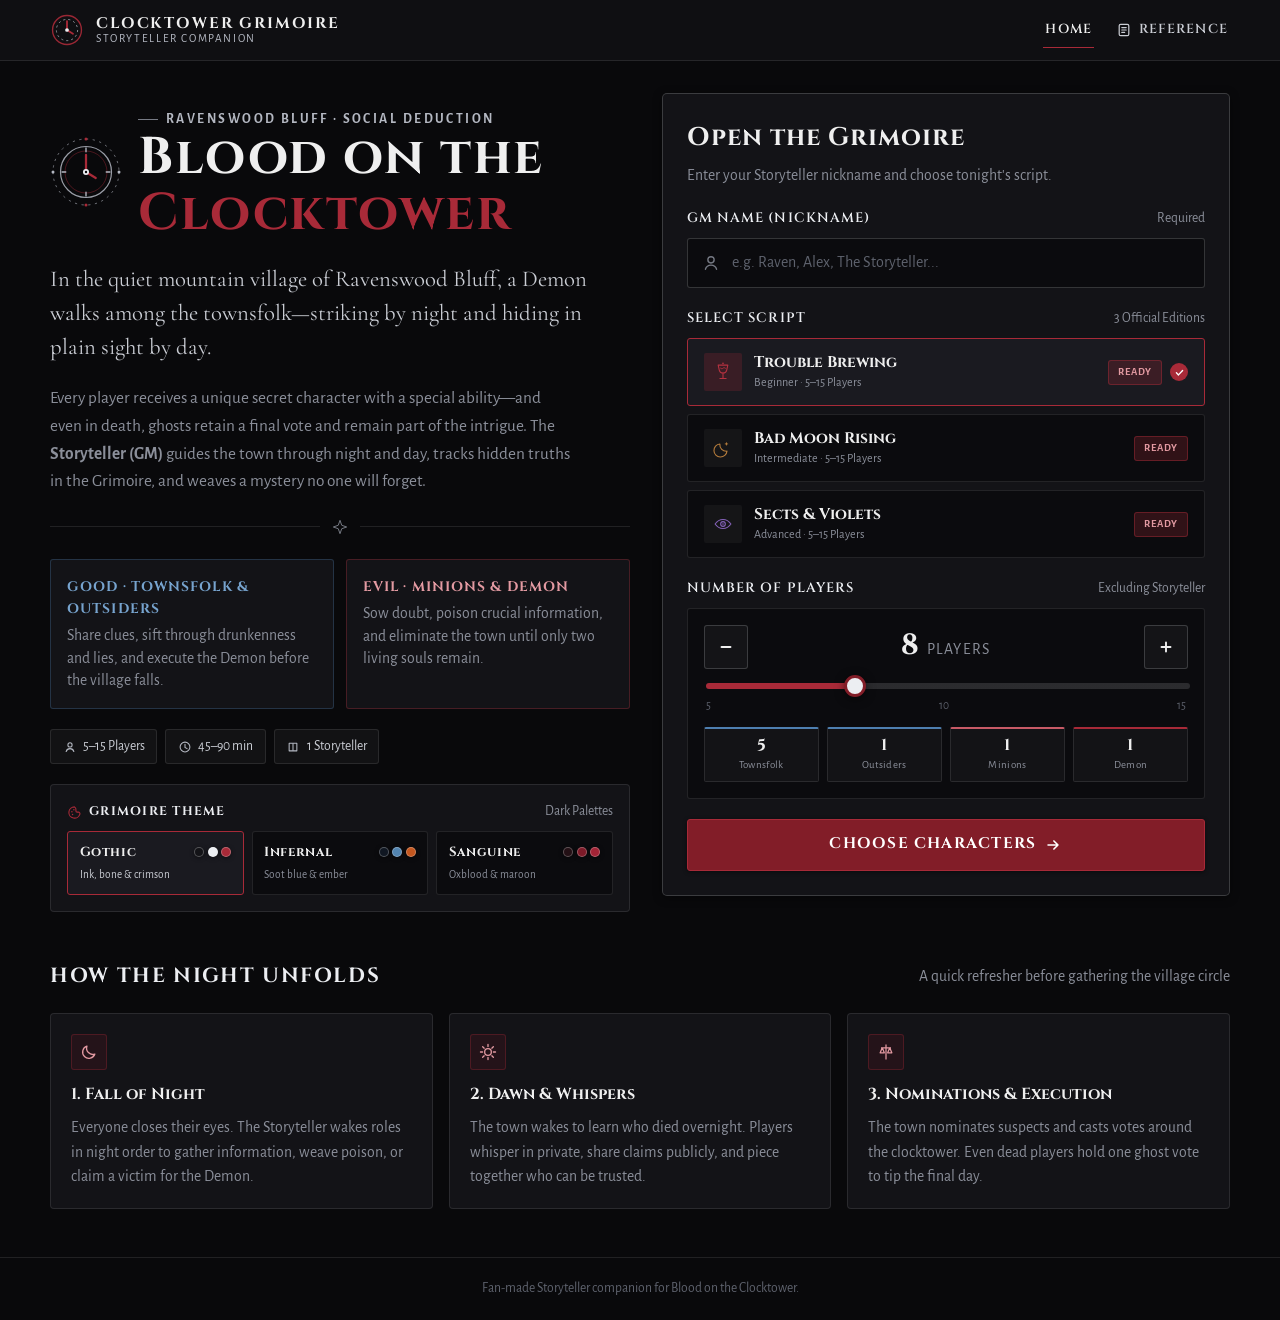
<file: index.html>
<!DOCTYPE html>
<html lang="en">

<head>
  <meta charset="UTF-8" />
  <meta name="viewport" content="width=device-width, initial-scale=1.0" />
  <meta name="description" content="Blood on the Clocktower Storyteller companion & digital Grimoire." />
  <meta name="theme-color" content="#09090b" />
  <title>Blood on the Clocktower — Storyteller Grimoire</title>

  <!-- Inline Clocktower Favicon -->
  <link rel="icon" type="image/svg+xml"
    href="data:image/svg+xml,%3Csvg width='64' height='64' viewBox='0 0 40 40' fill='none' xmlns='http://www.w3.org/2000/svg'%3E%3Ccircle cx='20' cy='20' r='17' fill='%2313080b' stroke='%23a32436' stroke-width='1.6' opacity='0.9' /%3E%3Ccircle cx='20' cy='20' r='12.5' stroke='%23e8c5ca' stroke-width='1' stroke-dasharray='2.5 3.5' opacity='0.85' /%3E%3Cpath d='M20 9.5V20l7 4.5' stroke='%23a32436' stroke-width='2.2' stroke-linecap='round' stroke-linejoin='round' /%3E%3Ccircle cx='20' cy='20' r='2.2' fill='%23e8c5ca' /%3E%3C/svg%3E" />

  <!-- Typography -->
  <link rel="preconnect" href="https://fonts.googleapis.com" />
  <link rel="preconnect" href="https://fonts.gstatic.com" crossorigin />
  <link
    href="https://fonts.googleapis.com/css2?family=Alegreya+Sans:ital,wght@0,400;0,500;0,700;1,400&family=Cinzel:wght@600;700&family=Cormorant+Garamond:ital,wght@0,400;0,600;1,400&display=swap"
    rel="stylesheet" />

  <!-- Apply Saved Theme Before Paint -->
  <script src="./js/theme.js"></script>

  <!-- Stylesheets (Relative paths for GitHub Pages) -->
  <link rel="stylesheet" href="./css/tokens.css" />
  <link rel="stylesheet" href="./css/styles.css" />
</head>

<body>
  <div class="app-shell">
    <!-- Sticky Atmospheric Header -->
    <header class="site-header">
      <div class="header-inner">
        <a class="brand" href="./index.html" aria-label="Blood on the Clocktower Grimoire Home">
          <svg class="brand-mark" viewBox="0 0 40 40" fill="none" aria-hidden="true">
            <circle cx="20" cy="20" r="17" stroke="currentColor" stroke-width="1.6" opacity="0.9" />
            <circle cx="20" cy="20" r="12.5" stroke="var(--gold-primary)" stroke-width="1" stroke-dasharray="2.5 3.5"
              opacity="0.85" />
            <path d="M20 9.5V20l7 4.5" stroke="currentColor" stroke-width="2.2" stroke-linecap="round"
              stroke-linejoin="round" />
            <circle cx="20" cy="20" r="2.2" fill="var(--gold-bright)" />
          </svg>
          <span class="brand-text">
            <span class="brand-title">Clocktower Grimoire</span>
            <span class="brand-subtitle">Storyteller Companion</span>
          </span>
        </a>

        <div class="header-right">
          <div id="session-pill" class="session-pill" hidden aria-live="polite">
            <span class="session-pill-dot" aria-hidden="true"></span>
            <span id="session-pill-text" class="session-pill-text"></span>
          </div>

          <nav class="header-nav" aria-label="Primary navigation">
            <a class="nav-link nav-link--desktop is-active" href="./index.html" aria-current="page">Home</a>
            <a class="nav-link nav-link--reference" href="./reference.html">
              <svg viewBox="0 0 20 20" fill="none" aria-hidden="true">
                <path
                  d="M4 4.8A1.8 1.8 0 0 1 5.8 3h8.4A1.8 1.8 0 0 1 16 4.8v10.4a1.8 1.8 0 0 1-1.8 1.8H5.8A1.8 1.8 0 0 1 4 15.2V4.8Z"
                  stroke="currentColor" stroke-width="1.5" />
                <path d="M7.2 7h5.6M7.2 10h5.6M7.2 13h3.6" stroke="currentColor" stroke-width="1.4"
                  stroke-linecap="round" />
              </svg>
              <span>Reference</span>
            </a>
          </nav>

          <button id="nav-menu-btn" type="button" class="nav-menu-btn" aria-label="Toggle navigation menu"
            aria-expanded="false" aria-controls="mobile-nav-drawer">
            <span class="hamburger-lines" aria-hidden="true">
              <span></span>
              <span></span>
              <span></span>
            </span>
          </button>
        </div>
      </div>

      <!-- Collapsible Navigation Drawer -->
      <nav id="mobile-nav-drawer" class="mobile-nav-drawer" aria-label="Navigation menu" hidden>
        <div class="mobile-nav-inner">
          <div id="drawer-session" class="drawer-session" hidden>
            <span class="session-pill-dot" aria-hidden="true"></span>
            <span id="drawer-session-text"></span>
          </div>
          <a class="mobile-nav-link is-active" href="./index.html" aria-current="page">
            <span>Home</span>
            <span class="mobile-nav-hint">Let&#39;s begin the game!</span>
          </a>
          <a class="mobile-nav-link" href="./reference.html">
            <span>Reference</span>
            <span class="mobile-nav-hint">Town Composition, Roles &amp; Night Order</span>
          </a>
        </div>
      </nav>
    </header>

    <!-- Main Content -->
    <main class="main-content">
      <section class="landing-grid" aria-label="Game introduction and storyteller setup">
        <!-- Left Column: Game Introduction -->
        <div class="intro-panel">
          <div class="crest-row">
            <svg class="clocktower-crest" viewBox="0 0 96 96" fill="none" aria-hidden="true">
              <g class="outer-ring">
                <circle cx="48" cy="48" r="44" stroke="currentColor" stroke-width="1.2" stroke-dasharray="3 6"
                  opacity="0.65" />
                <circle cx="48" cy="4" r="2" fill="var(--crimson-bright)" />
                <circle cx="92" cy="48" r="2" fill="currentColor" />
                <circle cx="48" cy="92" r="2" fill="var(--crimson-bright)" />
                <circle cx="4" cy="48" r="2" fill="currentColor" />
              </g>
              <circle cx="48" cy="48" r="34" stroke="currentColor" stroke-width="1.6" opacity="0.85" />
              <circle cx="48" cy="48" r="28" stroke="var(--crimson-bright)" stroke-width="1" opacity="0.55" />
              <!-- Hour ticks -->
              <path d="M48 16v5M48 75v5M16 48h5M75 48h5" stroke="currentColor" stroke-width="1.8"
                stroke-linecap="round" />
              <!-- Clock hands at nearly midnight -->
              <path d="M48 25v23l13 8" stroke="var(--crimson-bright)" stroke-width="3" stroke-linecap="round"
                stroke-linejoin="round" />
              <circle cx="48" cy="48" r="4" fill="var(--gold-bright)" />
              <circle cx="48" cy="48" r="1.6" fill="var(--bg-obsidian)" />
            </svg>
            <div>
              <span class="eyebrow">Ravenswood Bluff · Social Deduction</span>
              <h1 class="hero-title">
                Blood on the <span class="accent-crimson">Clocktower</span>
              </h1>
            </div>
          </div>

          <p class="hero-lead">
            In the quiet mountain village of Ravenswood Bluff, a Demon walks among the townsfolk—striking by night and
            hiding in plain sight by day.
          </p>

          <p class="hero-body">
            Every player receives a unique secret character with a special ability—and even in death, ghosts retain a
            final vote and remain part of the intrigue. The <strong>Storyteller (GM)</strong> guides the town
            through night and day, tracks hidden truths in the Grimoire, and weaves a mystery no one will forget.
          </p>

          <div class="ornament-divider" aria-hidden="true">
            <svg viewBox="0 0 24 24" fill="none">
              <path d="M12 2L14.6 9.4L22 12L14.6 14.6L12 22L9.4 14.6L2 12L9.4 9.4L12 2Z" stroke="currentColor"
                stroke-width="1.5" />
            </svg>
          </div>

          <div class="factions-grid" aria-label="Game Factions">
            <article class="faction-card faction-card--good">
              <span class="faction-label">Good · Townsfolk &amp; Outsiders</span>
              <p class="faction-desc">
                Share clues, sift through drunkenness and lies, and execute the Demon before the village falls.
              </p>
            </article>
            <article class="faction-card faction-card--evil">
              <span class="faction-label">Evil · Minions &amp; Demon</span>
              <p class="faction-desc">
                Sow doubt, poison crucial information, and eliminate the town until only two living souls remain.
              </p>
            </article>
          </div>

          <div class="quick-facts" aria-label="Quick game overview">
            <span class="fact-chip">
              <svg viewBox="0 0 20 20" fill="none" aria-hidden="true">
                <circle cx="10" cy="7" r="3" stroke="currentColor" stroke-width="1.5" />
                <path d="M4.5 16.5c.8-2.8 3-4.2 5.5-4.2s4.7 1.4 5.5 4.2" stroke="currentColor" stroke-width="1.5"
                  stroke-linecap="round" />
              </svg>
              5–15 Players
            </span>
            <span class="fact-chip">
              <svg viewBox="0 0 20 20" fill="none" aria-hidden="true">
                <circle cx="10" cy="10" r="7" stroke="currentColor" stroke-width="1.5" />
                <path d="M10 6v4.5l3 1.8" stroke="currentColor" stroke-width="1.5" stroke-linecap="round" />
              </svg>
              45–90 min
            </span>
            <span class="fact-chip">
              <svg viewBox="0 0 20 20" fill="none" aria-hidden="true">
                <path d="M4.5 4.5h11v11h-11z" stroke="currentColor" stroke-width="1.5" stroke-linejoin="round" />
                <path d="M10 4.5v11" stroke="currentColor" stroke-width="1.5" />
              </svg>
              1 Storyteller
            </span>
          </div>

          <!-- Theme Switcher (Gothic, Infernal, Sanguine) -->
          <div class="theme-switcher" aria-labelledby="theme-switcher-heading">
            <div class="theme-switcher-header">
              <span id="theme-switcher-heading" class="theme-switcher-label">
                <svg viewBox="0 0 20 20" fill="none" aria-hidden="true">
                  <path
                    d="M10 2.5a7.5 7.5 0 1 0 7.2 9.6 2.1 2.1 0 0 0-2-2.6h-1.8a1.5 1.5 0 0 1-1.5-1.5V6.2a3.7 3.7 0 0 0-1.9-3.7Z"
                    stroke="currentColor" stroke-width="1.5" stroke-linejoin="round" />
                  <circle cx="6.5" cy="9" r="1" fill="currentColor" />
                  <circle cx="9.2" cy="6.2" r="1" fill="currentColor" />
                  <circle cx="7.4" cy="12.8" r="1" fill="currentColor" />
                </svg>
                Grimoire Theme
              </span>
              <span class="theme-switcher-hint">Dark Palettes</span>
            </div>
            <div id="theme-switcher-grid" class="theme-switcher-grid" role="radiogroup"
              aria-labelledby="theme-switcher-heading">
              <!-- Populated dynamically from js/theme.js -->
            </div>
          </div>
        </div>

        <!-- Right Column: Storyteller Setup Card -->
        <aside class="setup-card" aria-labelledby="setup-heading">
          <div class="setup-card-header">
            <div>
              <h2 id="setup-heading" class="setup-title">Open the Grimoire</h2>
              <p class="setup-subtitle">
                Enter your Storyteller nickname and choose tonight's script.
              </p>
            </div>
          </div>

          <form id="storyteller-form" class="setup-form" novalidate>
            <!-- GM Name Input -->
            <div class="form-section">
              <div class="field-header">
                <label class="field-label" for="gm-name">GM Name (Nickname)</label>
                <span class="field-hint">Required</span>
              </div>
              <div class="input-wrapper">
                <input id="gm-name" name="gmName" type="text" class="text-input"
                  placeholder="e.g. Raven, Alex, The Storyteller..." maxlength="40" autocomplete="nickname" required
                  aria-describedby="gm-name-error" aria-invalid="false" />
                <svg class="input-icon" viewBox="0 0 20 20" fill="none" aria-hidden="true">
                  <path d="M10 10a3.5 3.5 0 1 0 0-7 3.5 3.5 0 0 0 0 7Z" stroke="currentColor" stroke-width="1.5" />
                  <path d="M3.8 17c.9-3 3.2-4.6 6.2-4.6s5.3 1.6 6.2 4.6" stroke="currentColor" stroke-width="1.5"
                    stroke-linecap="round" />
                </svg>
              </div>
              <p id="gm-name-error" class="field-error" role="alert" hidden></p>
            </div>

            <!-- Script Selector -->
            <div class="form-section">
              <div class="field-header">
                <span id="script-label" class="field-label">Select Script</span>
                <span class="field-hint">3 Official Editions</span>
              </div>

              <div id="script-grid" class="script-grid" role="radiogroup" aria-labelledby="script-label">
                <!-- Populated dynamically from js/scripts-data.js -->
              </div>
            </div>

            <!-- Number of Players Selector -->
            <div class="form-section">
              <div class="field-header">
                <label class="field-label" for="player-count-range">Number of Players</label>
                <span class="field-hint">Excluding Storyteller</span>
              </div>

              <div class="player-control-card">
                <div class="player-stepper">
                  <button id="player-dec-btn" type="button" class="stepper-btn" aria-label="Decrease number of players">
                    <svg viewBox="0 0 16 16" fill="none" aria-hidden="true">
                      <path d="M3.5 8h9" stroke="currentColor" stroke-width="1.9" stroke-linecap="round" />
                    </svg>
                  </button>

                  <div class="player-readout" aria-live="polite">
                    <span id="player-count-value" class="player-count-number">8</span>
                    <span class="player-count-label">Players</span>
                  </div>

                  <button id="player-inc-btn" type="button" class="stepper-btn" aria-label="Increase number of players">
                    <svg viewBox="0 0 16 16" fill="none" aria-hidden="true">
                      <path d="M8 3.5v9M3.5 8h9" stroke="currentColor" stroke-width="1.9" stroke-linecap="round" />
                    </svg>
                  </button>
                </div>

                <div class="player-slider-wrap">
                  <input id="player-count-range" name="playerCount" type="range" class="player-range" min="5" max="15"
                    step="1" value="8" aria-label="Number of players" />
                  <div class="slider-bounds" aria-hidden="true">
                    <span>5</span>
                    <span>10</span>
                    <span>15</span>
                  </div>
                </div>

                <div class="distribution-grid" aria-label="Base character distribution" aria-live="polite">
                  <div class="dist-chip dist-chip--good">
                    <span id="dist-townsfolk" class="dist-num">5</span>
                    <span class="dist-label">Townsfolk</span>
                  </div>
                  <div class="dist-chip dist-chip--good-alt">
                    <span id="dist-outsiders" class="dist-num">1</span>
                    <span class="dist-label">Outsiders</span>
                  </div>
                  <div class="dist-chip dist-chip--evil-alt">
                    <span id="dist-minions" class="dist-num">1</span>
                    <span class="dist-label">Minions</span>
                  </div>
                  <div class="dist-chip dist-chip--evil">
                    <span id="dist-demon" class="dist-num">1</span>
                    <span class="dist-label">Demon</span>
                  </div>
                </div>

                <!-- Optional Teensyville Rules Toggle (5–6 Players Only, Off by Default) -->
                <div id="teensy-toggle-row" class="teensy-row" hidden>
                  <label class="teensy-label" for="teensy-toggle">
                    <span class="teensy-info">
                      <span class="teensy-title">Teensyville Rules</span>
                      <span class="teensy-desc">Minion &amp; Demon don't learn each other; no Demon bluffs.</span>
                    </span>
                    <span class="toggle-switch">
                      <input id="teensy-toggle" name="teensyville" type="checkbox" role="switch" class="toggle-input" />
                      <span class="toggle-track" aria-hidden="true">
                        <span class="toggle-thumb"></span>
                      </span>
                    </span>
                  </label>
                </div>
              </div>
            </div>

            <!-- Form Actions -->
            <div class="form-actions">
              <button id="submit-btn" type="submit" class="btn-primary">
                <span>Choose Characters</span>
                <svg viewBox="0 0 20 20" fill="none" aria-hidden="true">
                  <path d="M4.5 10h11m-4.5-4.5L15.5 10 11 14.5" stroke="currentColor" stroke-width="1.8"
                    stroke-linecap="round" stroke-linejoin="round" />
                </svg>
              </button>
              <button id="reset-btn" type="button" class="btn-ghost" hidden>
                Reset
              </button>
            </div>
          </form>
        </aside>
      </section>

      <!-- Three-Pillar Overview of How the Game Plays -->
      <section class="overview-section" aria-labelledby="overview-heading">
        <div class="section-heading">
          <h2 id="overview-heading" class="section-title">How the Night Unfolds</h2>
          <p class="section-caption">A quick refresher before gathering the village circle</p>
        </div>

        <div class="pillars-grid">
          <article class="pillar-card">
            <div class="pillar-icon" aria-hidden="true">
              <svg viewBox="0 0 24 24" fill="none">
                <path d="M19 14.5A7.5 7.5 0 0 1 9.5 5a7.5 7.5 0 1 0 9.5 9.5Z" stroke="currentColor" stroke-width="1.6"
                  stroke-linejoin="round" />
              </svg>
            </div>
            <h3 class="pillar-title">1. Fall of Night</h3>
            <p class="pillar-text">
              Everyone closes their eyes. The Storyteller wakes roles in night order to gather information, weave
              poison, or claim a victim for the Demon.
            </p>
          </article>

          <article class="pillar-card">
            <div class="pillar-icon" aria-hidden="true">
              <svg viewBox="0 0 24 24" fill="none">
                <circle cx="12" cy="12" r="4" stroke="currentColor" stroke-width="1.6" />
                <path
                  d="M12 3v2.5M12 18.5V21M3 12h2.5M18.5 12H21M5.6 5.6l1.8 1.8M16.6 16.6l1.8 1.8M18.4 5.6l-1.8 1.8M7.4 16.6l-1.8 1.8"
                  stroke="currentColor" stroke-width="1.6" stroke-linecap="round" />
              </svg>
            </div>
            <h3 class="pillar-title">2. Dawn &amp; Whispers</h3>
            <p class="pillar-text">
              The town wakes to learn who died overnight. Players whisper in private, share claims publicly, and piece
              together who can be trusted.
            </p>
          </article>

          <article class="pillar-card">
            <div class="pillar-icon" aria-hidden="true">
              <svg viewBox="0 0 24 24" fill="none">
                <path d="M12 3v18M6 7h12M7.5 7 5 13h5L7.5 7Zm9 0L14 13h5l-2.5-6Z" stroke="currentColor"
                  stroke-width="1.5" stroke-linejoin="round" />
              </svg>
            </div>
            <h3 class="pillar-title">3. Nominations &amp; Execution</h3>
            <p class="pillar-text">
              The town nominates suspects and casts votes around the clocktower. Even dead players hold one ghost vote
              to tip the final day.
            </p>
          </article>
        </div>
      </section>
    </main>

    <!-- Footer -->
    <footer class="site-footer">
      <p>
        Fan-made Storyteller companion for Blood on the Clocktower.
      </p>
    </footer>
  </div>

  <!-- Scripts -->
  <script defer src="./js/scripts-data.js"></script>
  <script defer src="./js/storage.js"></script>
  <script defer src="./js/nav.js"></script>
  <script defer src="./js/landing.js"></script>
</body>

</html>
</file>
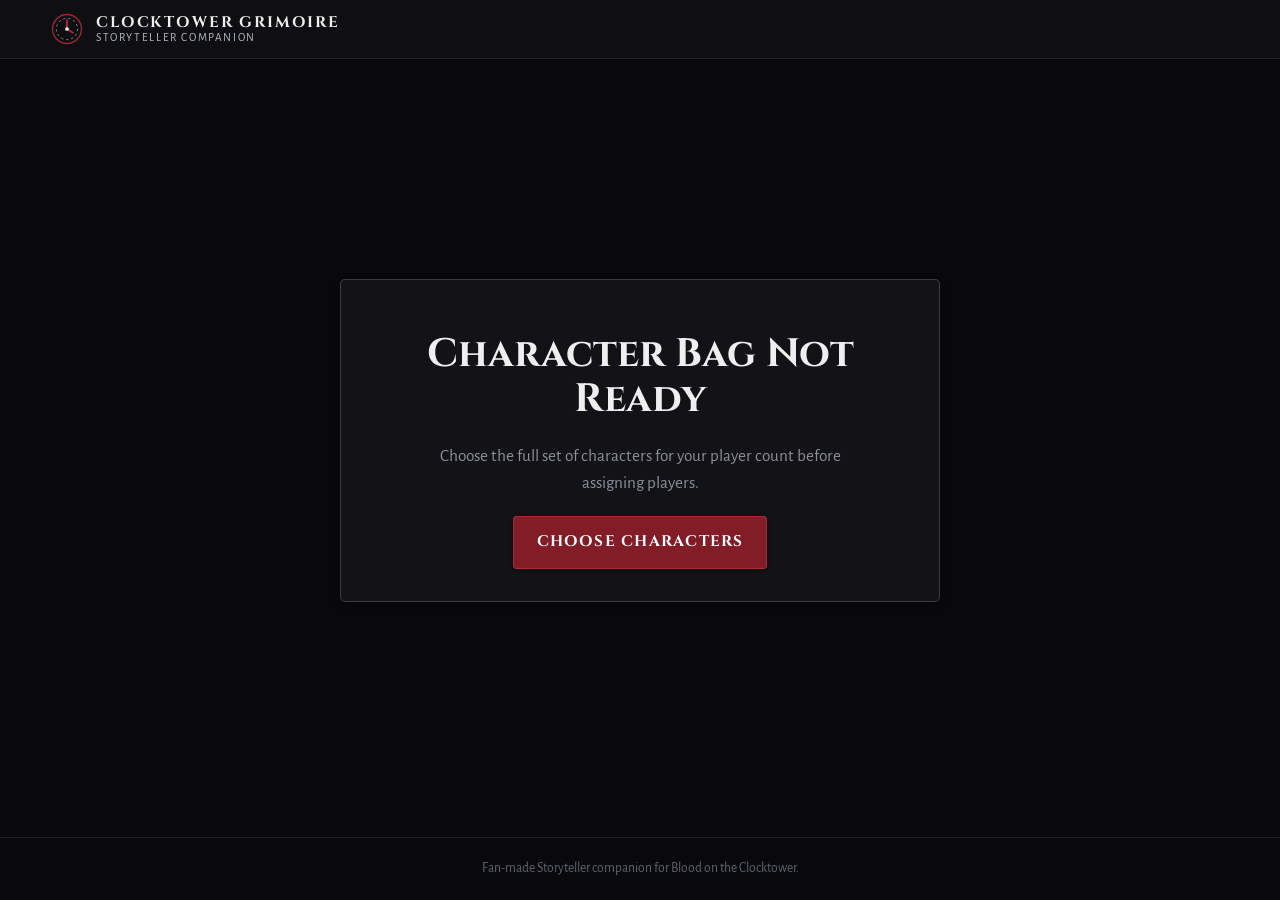
<file: assign.html>
<!DOCTYPE html>
<html lang="en">

<head>
  <meta charset="UTF-8" />
  <meta name="viewport" content="width=device-width, initial-scale=1.0" />
  <meta name="description"
    content="Enter each player's name and draw a secret random Blood on the Clocktower character from the bag." />
  <meta name="theme-color" content="#09090b" />
  <title>Assign Players — Blood on the Clocktower Grimoire</title>

  <!-- Inline Clocktower Favicon -->
  <link rel="icon" type="image/svg+xml"
    href="data:image/svg+xml,%3Csvg width='64' height='64' viewBox='0 0 40 40' fill='none' xmlns='http://www.w3.org/2000/svg'%3E%3Ccircle cx='20' cy='20' r='17' fill='%2313080b' stroke='%23a32436' stroke-width='1.6' opacity='0.9' /%3E%3Ccircle cx='20' cy='20' r='12.5' stroke='%23e8c5ca' stroke-width='1' stroke-dasharray='2.5 3.5' opacity='0.85' /%3E%3Cpath d='M20 9.5V20l7 4.5' stroke='%23a32436' stroke-width='2.2' stroke-linecap='round' stroke-linejoin='round' /%3E%3Ccircle cx='20' cy='20' r='2.2' fill='%23e8c5ca' /%3E%3C/svg%3E" />

  <!-- Typography -->
  <link rel="preconnect" href="https://fonts.googleapis.com" />
  <link rel="preconnect" href="https://fonts.gstatic.com" crossorigin />
  <link
    href="https://fonts.googleapis.com/css2?family=Alegreya+Sans:ital,wght@0,400;0,500;0,700;1,400&family=Cinzel:wght@600;700&family=Cormorant+Garamond:ital,wght@0,400;0,600;1,400&display=swap"
    rel="stylesheet" />

  <!-- Apply Saved Theme Before Paint -->
  <script src="./js/theme.js"></script>

  <!-- Stylesheets -->
  <link rel="stylesheet" href="./css/tokens.css" />
  <link rel="stylesheet" href="./css/styles.css" />
</head>

<body>
  <div class="app-shell">
    <!-- Minimal Spoiler-Safe Header -->
    <header class="site-header">
      <div class="header-inner">
        <a class="brand" href="./index.html" aria-label="Blood on the Clocktower Grimoire Home">
          <svg class="brand-mark" viewBox="0 0 40 40" fill="none" aria-hidden="true">
            <circle cx="20" cy="20" r="17" stroke="currentColor" stroke-width="1.6" opacity="0.9" />
            <circle cx="20" cy="20" r="12.5" stroke="var(--gold-primary)" stroke-width="1" stroke-dasharray="2.5 3.5"
              opacity="0.85" />
            <path d="M20 9.5V20l7 4.5" stroke="currentColor" stroke-width="2.2" stroke-linecap="round"
              stroke-linejoin="round" />
            <circle cx="20" cy="20" r="2.2" fill="var(--gold-bright)" />
          </svg>
          <span class="brand-text">
            <span class="brand-title">Clocktower Grimoire</span>
            <span class="brand-subtitle">Storyteller Companion</span>
          </span>
        </a>

        <div class="header-right">
          <div id="session-pill" class="session-pill" hidden aria-live="polite">
            <span class="session-pill-dot" aria-hidden="true"></span>
            <span id="session-pill-text" class="session-pill-text"></span>
          </div>
        </div>
      </div>
    </header>

    <!-- Main Content -->
    <main class="main-content assign-main">
      <!-- Missing Setup Fallback -->
      <section id="assign-missing-view" class="assign-card assign-centered" hidden aria-live="polite">
        <div class="coming-soon-icon" aria-hidden="true">
          <svg viewBox="0 0 40 40" fill="none">
            <circle cx="20" cy="20" r="16" stroke="currentColor" stroke-width="1.5" stroke-dasharray="3 4" />
            <path d="M20 13v8m0 5h.01" stroke="currentColor" stroke-width="2.2" stroke-linecap="round" />
          </svg>
        </div>
        <h1 class="assign-title">Character Bag Not Ready</h1>
        <p class="assign-subtitle">
          Choose the full set of characters for your player count before assigning players.
        </p>
        <a href="./setup.html" class="btn-primary assign-cta-link">
          <span>Choose Characters</span>
        </a>
      </section>

      <!-- Active Pass-and-Play Draw Stage -->
      <section id="assign-stage" class="assign-stage" hidden aria-label="Player character assignment">
        <!-- Progress Header -->
        <div class="assign-progress-card">
          <div class="assign-progress-top">
            <span id="assign-step-label" class="assign-step-label">Player 1 of 8</span>
            <span id="assign-remaining-badge" class="assign-remaining-badge">8 characters left</span>
          </div>
          <div class="assign-progress-track" aria-hidden="true">
            <div id="assign-progress-fill" class="assign-progress-fill"></div>
          </div>
        </div>

        <!-- VIEW 1: Enter Player Name & Draw Random Character -->
        <section id="draw-entry-view" class="assign-card" aria-labelledby="entry-heading">
          <div class="assign-card-head">
            <span class="eyebrow">Step 3 · Draw from the Bag</span>
            <h1 id="entry-heading" class="assign-title">Player 1</h1>
            <p class="assign-subtitle">
              The Storyteller enters the player's name, then hands the device over so the player can tap below to draw their secret character.
            </p>
          </div>

          <form id="player-draw-form" class="setup-form" novalidate>
            <div class="form-section">
              <div class="field-header">
                <label class="field-label" for="player-name-input">Player Name</label>
                <span class="field-hint">Required</span>
              </div>
              <div class="input-wrapper">
                <input
                  id="player-name-input"
                  name="playerName"
                  type="text"
                  class="text-input"
                  placeholder="Enter player's name..."
                  maxlength="36"
                  autocomplete="off"
                  required
                  aria-describedby="player-name-error"
                  aria-invalid="false"
                />
                <svg class="input-icon" viewBox="0 0 20 20" fill="none" aria-hidden="true">
                  <path d="M10 10a3.5 3.5 0 1 0 0-7 3.5 3.5 0 0 0 0 7Z" stroke="currentColor" stroke-width="1.5" />
                  <path d="M3.8 17c.9-3 3.2-4.6 6.2-4.6s5.3 1.6 6.2 4.6" stroke="currentColor" stroke-width="1.5" stroke-linecap="round" />
                </svg>
              </div>
              <p id="player-name-error" class="field-error" role="alert" hidden></p>
            </div>

            <div class="assign-draw-actions">
              <button id="draw-btn" type="submit" class="btn-primary assign-draw-btn">
                <svg viewBox="0 0 20 20" fill="none" aria-hidden="true">
                  <path d="M3.5 6.5h2.8l7.4 7h2.8m-2-2.2 2.2 2.2-2.2 2.2M3.5 13.5h2.8l2.2-2.1m3-2.8 2.2-2.1h2.8m-2-2.2 2.2 2.2-2.2 2.2" stroke="currentColor" stroke-width="1.6" stroke-linecap="round" stroke-linejoin="round" />
                </svg>
                <span>Draw Random Character</span>
              </button>
            </div>
          </form>

          <div class="assign-entry-footer">
            <a href="./setup.html" class="assign-subtle-link">← Change Characters</a>
          </div>
        </section>

        <!-- VIEW 2: Secret Character Reveal (Player Eyes Only) -->
        <section id="draw-reveal-view" class="assign-card reveal-card" hidden aria-live="polite" aria-labelledby="reveal-name">
          <div class="reveal-top">
            <span id="reveal-player-greeting" class="reveal-greeting">Alex, your character is</span>
            <div class="reveal-badges">
              <span id="reveal-team" class="reveal-team-pill">Good · Townsfolk</span>
              <span id="reveal-timing" class="role-timing">First Night</span>
            </div>
          </div>

          <h1 id="reveal-name" class="reveal-character-name">Washerwoman</h1>

          <p class="reveal-privacy-note">
            Remember your character, then tap the button below to hide it before handing the device back.
          </p>

          <button id="next-player-btn" type="button" class="btn-primary assign-next-btn">
            <span id="next-player-btn-text">Next Player</span>
            <svg viewBox="0 0 20 20" fill="none" aria-hidden="true">
              <path d="M4.5 10h11m-4.5-4.5L15.5 10 11 14.5" stroke="currentColor" stroke-width="1.8" stroke-linecap="round" stroke-linejoin="round" />
            </svg>
          </button>
        </section>

        <!-- VIEW 3: No Characters Left (Only Now Allow Proceeding) -->
        <section id="draw-empty-view" class="assign-card assign-centered" hidden aria-live="polite" aria-labelledby="empty-heading">
          <div class="empty-bag-seal" aria-hidden="true">
            <svg viewBox="0 0 48 48" fill="none">
              <circle cx="24" cy="24" r="20" stroke="currentColor" stroke-width="1.6" />
              <path d="M15.5 24.5 21.2 30.2 33 18.4" stroke="var(--status-success)" stroke-width="2.4" stroke-linecap="round" stroke-linejoin="round" />
            </svg>
          </div>

          <span class="eyebrow">0 Characters Left</span>
          <h1 id="empty-heading" class="assign-title">No Characters Left</h1>
          <p id="empty-summary-text" class="assign-subtitle">
            All players have drawn their secret character from the bag. Hand the device back to the Storyteller to continue.
          </p>

          <div class="assigned-roster-box">
            <span class="assigned-roster-label">Seated Players (Roles Hidden)</span>
            <ol id="assigned-players-list" class="assigned-players-list"></ol>
          </div>

          <div class="assign-finish-actions">
            <button id="proceed-next-btn" type="button" class="btn-primary">
              <span>Continue to Grimoire</span>
              <svg viewBox="0 0 20 20" fill="none" aria-hidden="true">
                <path d="M4.5 10h11m-4.5-4.5L15.5 10 11 14.5" stroke="currentColor" stroke-width="1.8" stroke-linecap="round" stroke-linejoin="round" />
              </svg>
            </button>
            <div class="assign-secondary-row">
              <button id="redraw-btn" type="button" class="btn-ghost">Redraw All</button>
              <a href="./setup.html" class="btn-ghost assign-link-btn">Change Characters</a>
            </div>
          </div>
        </section>
      </section>
    </main>

    <!-- Footer -->
    <footer class="site-footer">
      <p>
        Fan-made Storyteller companion for Blood on the Clocktower.
      </p>
    </footer>
  </div>

  <!-- Scripts -->
  <script defer src="./js/scripts-data.js"></script>
  <script defer src="./js/trouble-brewing-data.js"></script>
  <script defer src="./js/bad-moon-rising-data.js"></script>
  <script defer src="./js/sects-and-violets-data.js"></script>
  <script defer src="./js/storage.js"></script>
  <script defer src="./js/nav.js"></script>
  <script defer src="./js/assign.js"></script>
</body>

</html>
</file>
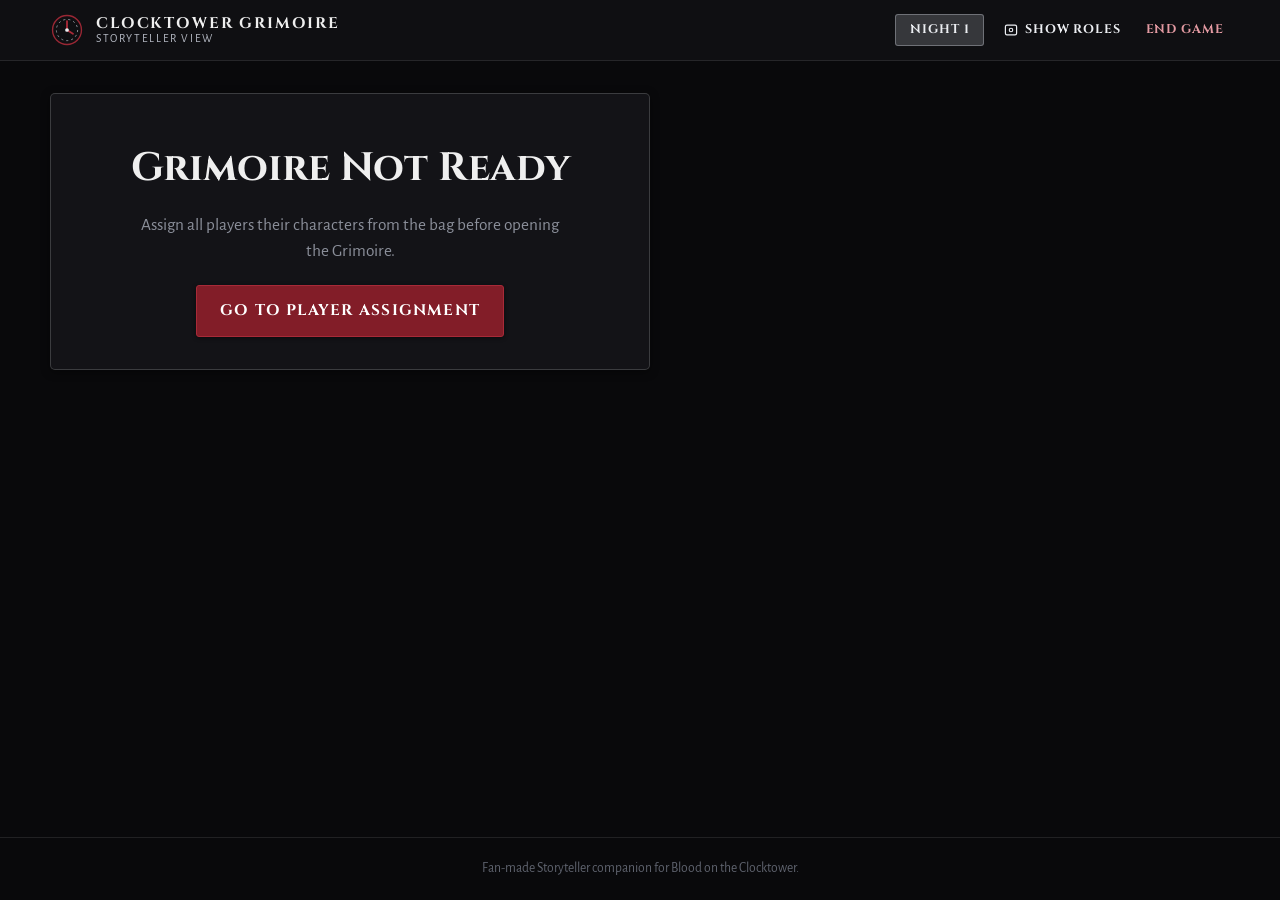
<file: grimoire.html>
<!DOCTYPE html>
<html lang="en">

<head>
  <meta charset="UTF-8" />
  <meta name="viewport" content="width=device-width, initial-scale=1.0" />
  <meta name="description" content="Interactive Blood on the Clocktower Storyteller Grimoire." />
  <meta name="theme-color" content="#09090b" />
  <title>Grimoire — Blood on the Clocktower</title>

  <!-- Inline Clocktower Favicon -->
  <link rel="icon" type="image/svg+xml"
    href="data:image/svg+xml,%3Csvg width='64' height='64' viewBox='0 0 40 40' fill='none' xmlns='http://www.w3.org/2000/svg'%3E%3Ccircle cx='20' cy='20' r='17' fill='%2313080b' stroke='%23a32436' stroke-width='1.6' opacity='0.9' /%3E%3Ccircle cx='20' cy='20' r='12.5' stroke='%23e8c5ca' stroke-width='1' stroke-dasharray='2.5 3.5' opacity='0.85' /%3E%3Cpath d='M20 9.5V20l7 4.5' stroke='%23a32436' stroke-width='2.2' stroke-linecap='round' stroke-linejoin='round' /%3E%3Ccircle cx='20' cy='20' r='2.2' fill='%23e8c5ca' /%3E%3C/svg%3E" />

  <!-- Typography -->
  <link rel="preconnect" href="https://fonts.googleapis.com" />
  <link rel="preconnect" href="https://fonts.gstatic.com" crossorigin />
  <link
    href="https://fonts.googleapis.com/css2?family=Alegreya+Sans:ital,wght@0,400;0,500;0,700;1,400&family=Cinzel:wght@600;700&family=Cormorant+Garamond:ital,wght@0,400;0,600;1,400&display=swap"
    rel="stylesheet" />

  <!-- Apply Saved Theme Before Paint -->
  <script src="./js/theme.js"></script>

  <!-- Stylesheets -->
  <link rel="stylesheet" href="./css/tokens.css" />
  <link rel="stylesheet" href="./css/styles.css" />
</head>

<body>
  <div class="app-shell">
    <!-- Sticky Header -->
    <header class="site-header">
      <div class="header-inner">
        <div class="brand">
          <svg class="brand-mark" viewBox="0 0 40 40" fill="none" aria-hidden="true">
            <circle cx="20" cy="20" r="17" stroke="currentColor" stroke-width="1.6" opacity="0.9" />
            <circle cx="20" cy="20" r="12.5" stroke="var(--gold-primary)" stroke-width="1" stroke-dasharray="2.5 3.5"
              opacity="0.85" />
            <path d="M20 9.5V20l7 4.5" stroke="currentColor" stroke-width="2.2" stroke-linecap="round"
              stroke-linejoin="round" />
            <circle cx="20" cy="20" r="2.2" fill="var(--gold-bright)" />
          </svg>
          <span class="brand-text">
            <span class="brand-title">Clocktower Grimoire</span>
            <span class="brand-subtitle">Storyteller View</span>
          </span>
        </div>

        <div class="header-right">
          <div id="header-phase-pill" class="phase-pill phase-pill--night" aria-live="polite">
            <span id="header-phase-text">Night 1</span>
          </div>

          <button id="open-show-picker-btn" type="button" class="nav-action-btn nav-action-btn--gold">
            <svg viewBox="0 0 20 20" fill="none" aria-hidden="true">
              <rect x="3" y="4" width="14" height="12" rx="2" stroke="currentColor" stroke-width="1.5" />
              <circle cx="10" cy="10" r="2.2" stroke="currentColor" stroke-width="1.4" />
            </svg>
            <span>Show Roles</span>
          </button>

          <button id="end-game-btn" type="button" class="nav-action-btn nav-action-btn--danger">
            <span>End Game</span>
          </button>
        </div>
      </div>
    </header>

    <!-- Main Content -->
    <main class="main-content grimoire-main">
      <!-- Missing Players Fallback -->
      <section id="grimoire-missing-view" class="assign-card assign-centered" hidden aria-live="polite">
        <div class="coming-soon-icon" aria-hidden="true">
          <svg viewBox="0 0 40 40" fill="none">
            <circle cx="20" cy="20" r="16" stroke="currentColor" stroke-width="1.5" stroke-dasharray="3 4" />
            <path d="M20 13v8m0 5h.01" stroke="currentColor" stroke-width="2.2" stroke-linecap="round" />
          </svg>
        </div>
        <h1 class="assign-title">Grimoire Not Ready</h1>
        <p class="assign-subtitle">
          Assign all players their characters from the bag before opening the Grimoire.
        </p>
        <a href="./assign.html" class="btn-primary assign-cta-link">
          <span>Go to Player Assignment</span>
        </a>
      </section>

      <!-- Active Grimoire Workspace -->
      <div id="grimoire-workspace" class="grimoire-workspace" hidden>
        <!-- Top Meta Strip -->
        <section class="grim-topbar" aria-label="Session overview">
          <div class="grim-topbar-info">
            <span id="grim-gm-label" class="context-chip"></span>
            <span id="grim-script-label" class="context-chip"></span>
            <span id="grim-teensy-chip" class="context-chip context-chip--gold"
              hidden><strong>Teensyville</strong></span>
          </div>

          <div class="grim-topbar-controls">
            <div class="view-tabs view-tabs--compact" role="tablist" aria-label="Grimoire layout">
              <button id="grim-view-circle" type="button" class="view-tab is-active" role="tab" aria-selected="true">
                Circle
              </button>
              <button id="grim-view-list" type="button" class="view-tab" role="tab" aria-selected="false">
                List
              </button>
            </div>
            <button id="grim-reset-game-btn" type="button" class="btn-ghost grim-reset-btn">
              Restart Game
            </button>
          </div>
        </section>

        <!-- Main Two-Column Grid: Circle Board + Game Loop Guide -->
        <div class="grimoire-layout">
          <!-- Left: Circular Grimoire Board -->
          <section class="grimoire-board-panel" aria-label="Town square seating circle">
            <div class="board-hint-row">
              <p class="board-hint">
                Drag a player onto another to swap seats · Tap any player to update status
              </p>
              <div class="board-legend" aria-label="Marker legend">
                <span class="legend-chip legend-chip--dead">Dead</span>
                <span class="legend-chip legend-chip--vote">1 Vote</span>
                <span class="legend-chip legend-chip--poison">Poisoned</span>
                <span class="legend-chip legend-chip--drunk">Drunk</span>
              </div>
            </div>

            <!-- Circular Town Square Stage -->
            <div id="grimoire-circle-stage" class="grimoire-circle-stage">
              <div class="clocktower-ring-bg" aria-hidden="true">
                <svg viewBox="0 0 400 400" fill="none">
                  <circle cx="200" cy="200" r="168" stroke="var(--gold-border)" stroke-width="1.2"
                    stroke-dasharray="4 7" />
                  <circle cx="200" cy="200" r="118" stroke="var(--crimson-glow)" stroke-width="1" />
                </svg>
              </div>

              <!-- Central Phase & Day Hub -->
              <div id="grimoire-hub" class="grimoire-hub grimoire-hub--night" aria-live="polite">
                <span id="hub-phase-icon" class="hub-phase-icon" aria-hidden="true"></span>
                <span id="hub-day-label" class="hub-day-label">Night 1</span>
                <div class="hub-stats">
                  <span id="hub-alive-stat">8 / 8 Alive</span>
                  <span id="hub-votes-stat">4 to Execute</span>
                </div>
              </div>

              <!-- Seat Tokens Rendered Dynamically -->
              <div id="grimoire-seats-layer" class="grimoire-seats-layer"></div>
            </div>

            <!-- Alternative List View -->
            <div id="grimoire-list-stage" class="grimoire-list-stage" hidden></div>

            <!-- Demon Bluffs Reference & Selector (Hidden in Teensyville) -->
            <div id="bluffs-bar-card" class="bluffs-card" aria-label="Demon bluffs">
              <div class="bluffs-card-head">
                <div class="bluffs-card-title-row">
                  <h2 class="bluffs-card-title">Demon Bluffs</h2>
                  <span id="bluffs-count-badge" class="bluffs-count-badge">0 / 3</span>
                </div>
                <div class="bluffs-card-actions">
                  <button id="bluffs-toggle-btn" type="button" class="mini-action-btn">Choose Bluffs</button>
                  <button id="bluffs-random-btn" type="button" class="mini-action-btn">Random</button>
                  <button id="bluffs-clear-btn" type="button" class="mini-action-btn mini-action-btn--muted"
                    hidden>Clear</button>
                </div>
              </div>

              <div id="bluffs-selected-row" class="bluff-chips" aria-live="polite"></div>

              <div id="bluffs-picker-panel" class="bluffs-picker-panel" hidden>
                <p class="bluffs-picker-hint">Select up to 3 not-in-play Good characters to show the Demon on Night 1.
                </p>
                <div id="bluffs-picker-grid" class="bluff-picker-grid"></div>
              </div>
            </div>
          </section>

          <!-- Right: Guided Game Loop & Night Walkthrough -->
          <aside class="grimoire-guide-panel" aria-label="Game loop and night guide">
            <!-- Phase Header & Advance Controls -->
            <div class="phase-header-card">
              <div class="phase-header-top">
                <div>
                  <span id="guide-phase-eyebrow" class="eyebrow">Current Phase</span>
                  <h1 id="guide-phase-title" class="phase-title">Night 1</h1>
                </div>
                <span id="guide-votes-badge" class="phase-votes-badge">8 Alive · 4 to Execute</span>
              </div>

              <div class="phase-switch-row">
                <button id="prev-phase-btn" type="button" class="btn-ghost phase-step-btn">
                  ← Prev Phase
                </button>
                <button id="next-phase-btn" type="button" class="btn-primary phase-advance-btn">
                  <span id="next-phase-btn-text">Dawn · Start Day 1</span>
                  <svg viewBox="0 0 20 20" fill="none" aria-hidden="true">
                    <path d="M4.5 10h11m-4.5-4.5L15.5 10 11 14.5" stroke="currentColor" stroke-width="1.8"
                      stroke-linecap="round" stroke-linejoin="round" />
                  </svg>
                </button>
              </div>
            </div>

            <!-- NIGHT WALKTHROUGH PANEL -->
            <div id="night-guide-view" class="guide-body">
              <div class="night-step-card">
                <div class="night-step-card-head">
                  <span id="night-step-counter" class="night-step-counter">Step 1 of 6</span>
                  <div id="night-step-flags" class="night-step-flags"></div>
                </div>

                <h2 id="night-step-title" class="night-step-title">Minion Info</h2>
                <p id="night-step-player" class="night-step-player"></p>
                <p id="night-step-instruction" class="night-step-instruction"></p>

                <!-- Dynamic Quick Action Widget per Night Step -->
                <div id="night-step-action-box" class="night-step-action-box" hidden></div>

                <div class="night-step-nav">
                  <button id="night-prev-btn" type="button" class="btn-ghost night-nav-btn">
                    ← Previous
                  </button>
                  <button id="night-next-btn" type="button" class="btn-secondary night-nav-btn">
                    <span id="night-next-btn-text">Next Step →</span>
                  </button>
                </div>
              </div>

              <!-- Full Night Order Checklist -->
              <div class="night-checklist-card">
                <h3 class="night-checklist-title">Tonight's Wake Order</h3>
                <ol id="night-checklist" class="night-checklist"></ol>
              </div>
            </div>

            <!-- DAY PHASE PANEL -->
            <div id="day-guide-view" class="guide-body" hidden>
              <div class="day-card">
                <h2 class="day-card-title">Dawn Report</h2>
                <p id="day-dawn-report" class="day-card-text"></p>
              </div>

              <div class="day-card">
                <h2 class="day-card-title">Town Square Voting</h2>
                <div class="day-stats-grid">
                  <div class="day-stat-box">
                    <span id="day-alive-count" class="day-stat-num">8</span>
                    <span class="day-stat-label">Alive</span>
                  </div>
                  <div class="day-stat-box">
                    <span id="day-majority-count" class="day-stat-num">4</span>
                    <span class="day-stat-label">To Execute</span>
                  </div>
                  <div class="day-stat-box">
                    <span id="day-ghost-count" class="day-stat-num">0</span>
                    <span class="day-stat-label">Ghost Votes</span>
                  </div>
                </div>
              </div>

              <div class="day-card">
                <h2 class="day-card-title">Today's Execution</h2>
                <p id="day-executed-status" class="day-card-text">No execution recorded today.</p>
                <div class="day-exec-controls">
                  <select id="day-exec-select" class="grim-select" aria-label="Select player executed today">
                    <option value="">Select player to execute...</option>
                  </select>
                  <button id="day-exec-btn" type="button" class="btn-secondary">
                    Execute
                  </button>
                </div>
                <p id="day-exec-alert" class="inline-notice" hidden></p>
              </div>

              <div id="day-trackers-card" class="day-card" hidden>
                <h2 id="day-trackers-title" class="day-card-title">Script Day Trackers</h2>
                <div id="day-trackers-body" class="day-trackers-body"></div>
              </div>

              <div id="day-specials-card" class="day-card" hidden>
                <h2 class="day-card-title">Active Day Abilities</h2>
                <div id="day-specials-list" class="day-specials-list"></div>
              </div>
            </div>
          </aside>
        </div>
      </div>
    </main>

    <!-- Footer -->
    <footer class="site-footer">
      <p>
        Fan-made Storyteller companion for Blood on the Clocktower.
      </p>
    </footer>
  </div>

  <!-- Player Inspector & Status Modal -->
  <div id="player-modal" class="modal-backdrop" role="dialog" aria-modal="true" aria-labelledby="pm-player-name"
    aria-hidden="true">
    <div class="modal-dialog modal-dialog--wide">
      <div class="modal-header">
        <div>
          <span id="pm-seat-label" class="modal-eyebrow">Seat #1</span>
          <h2 id="pm-player-name" class="modal-title">Player Name</h2>
        </div>
        <button id="pm-close-btn" type="button" class="modal-close" aria-label="Close player controls">
          <svg width="16" height="16" viewBox="0 0 16 16" fill="none" aria-hidden="true">
            <path d="M4 4l8 8M12 4l-8 8" stroke="currentColor" stroke-width="1.8" stroke-linecap="round" />
          </svg>
        </button>
      </div>

      <div class="pm-role-banner">
        <div class="pm-role-head">
          <strong id="pm-role-name" class="pm-role-name">Washerwoman</strong>
          <span id="pm-team-pill" class="reveal-team-pill">Good · Townsfolk</span>
        </div>
        <p id="pm-drunk-callout" class="pm-drunk-callout" hidden></p>
        <p id="pm-role-ability" class="pm-role-ability"></p>
      </div>

      <!-- Status Toggles -->
      <div class="pm-toggles-grid">
        <button id="pm-toggle-alive" type="button" class="pm-toggle-btn">
          <span class="pm-toggle-title">Life Status</span>
          <span id="pm-alive-state" class="pm-toggle-state">Alive</span>
        </button>

        <button id="pm-toggle-vote" type="button" class="pm-toggle-btn" hidden>
          <span class="pm-toggle-title">Dead Ghost Vote</span>
          <span id="pm-vote-state" class="pm-toggle-state">1 Vote Left</span>
        </button>

        <button id="pm-toggle-poison" type="button" class="pm-toggle-btn">
          <span class="pm-toggle-title">Poisoned</span>
          <span id="pm-poison-state" class="pm-toggle-state">Healthy</span>
        </button>

        <button id="pm-toggle-drunk" type="button" class="pm-toggle-btn" hidden>
          <span class="pm-toggle-title">Drunk Status</span>
          <span id="pm-drunk-state" class="pm-toggle-state">Sober</span>
        </button>

        <button id="pm-toggle-monk" type="button" class="pm-toggle-btn">
          <span id="pm-monk-title" class="pm-toggle-title">Monk Safe</span>
          <span id="pm-monk-state" class="pm-toggle-state">Off</span>
        </button>

        <button id="pm-toggle-da" type="button" class="pm-toggle-btn" hidden>
          <span class="pm-toggle-title">DA Exec-Safe</span>
          <span id="pm-da-state" class="pm-toggle-state">Off</span>
        </button>

        <button id="pm-toggle-herring" type="button" class="pm-toggle-btn" hidden>
          <span class="pm-toggle-title">Red Herring</span>
          <span id="pm-herring-state" class="pm-toggle-state">Off</span>
        </button>

        <button id="pm-toggle-mad" type="button" class="pm-toggle-btn" hidden>
          <span class="pm-toggle-title">Mad (Cerenovus)</span>
          <span id="pm-mad-state" class="pm-toggle-state">Off</span>
        </button>

        <button id="pm-toggle-cursed" type="button" class="pm-toggle-btn" hidden>
          <span class="pm-toggle-title">Witch Cursed</span>
          <span id="pm-cursed-state" class="pm-toggle-state">Off</span>
        </button>

        <button id="pm-toggle-good-twin" type="button" class="pm-toggle-btn" hidden>
          <span class="pm-toggle-title">Good Twin</span>
          <span id="pm-good-twin-state" class="pm-toggle-state">Off</span>
        </button>

        <button id="pm-toggle-grandchild" type="button" class="pm-toggle-btn" hidden>
          <span class="pm-toggle-title">Grandchild</span>
          <span id="pm-grandchild-state" class="pm-toggle-state">Off</span>
        </button>

        <button id="pm-toggle-zombuul" type="button" class="pm-toggle-btn" hidden>
          <span class="pm-toggle-title">Zombuul Fake-Dead</span>
          <span id="pm-zombuul-state" class="pm-toggle-state">Off</span>
        </button>

        <button id="pm-toggle-woke" type="button" class="pm-toggle-btn" hidden>
          <span class="pm-toggle-title">Woke Tonight</span>
          <span id="pm-woke-state" class="pm-toggle-state">No</span>
        </button>

        <button id="pm-toggle-alignment" type="button" class="pm-toggle-btn" hidden>
          <span class="pm-toggle-title">Alignment</span>
          <span id="pm-alignment-state" class="pm-toggle-state">Default</span>
        </button>

        <button id="pm-toggle-died-tonight" type="button" class="pm-toggle-btn">
          <span class="pm-toggle-title">Died Tonight</span>
          <span id="pm-died-tonight-state" class="pm-toggle-state">No</span>
        </button>

        <button id="pm-toggle-executed" type="button" class="pm-toggle-btn">
          <span class="pm-toggle-title">Executed Today</span>
          <span id="pm-executed-state" class="pm-toggle-state">No</span>
        </button>
      </div>

      <!-- Seat Swap & Role Change Controls -->
      <div class="pm-advanced-grid">
        <div class="pm-control-group">
          <label class="field-label" for="pm-swap-select">Swap Seat With</label>
          <div class="pm-inline-control">
            <select id="pm-swap-select" class="grim-select"></select>
            <button id="pm-swap-btn" type="button" class="btn-secondary pm-small-btn">Swap</button>
          </div>
        </div>

        <div class="pm-control-group">
          <label class="field-label" for="pm-role-select">Change Character (e.g. Imp Pass)</label>
          <div class="pm-inline-control">
            <select id="pm-role-select" class="grim-select"></select>
            <button id="pm-role-btn" type="button" class="btn-secondary pm-small-btn">Update</button>
          </div>
        </div>
      </div>

      <div class="modal-actions">
        <button id="pm-done-btn" type="button" class="btn-primary">
          <span>Done</span>
        </button>
      </div>
    </div>
  </div>

  <!-- Show Role(s) Picker Modal -->
  <div id="show-picker-modal" class="modal-backdrop" role="dialog" aria-modal="true" aria-labelledby="show-picker-title"
    aria-hidden="true">
    <div class="modal-dialog modal-dialog--xl">
      <div class="modal-header">
        <div>
          <span class="modal-eyebrow">Night Card Display</span>
          <h2 id="show-picker-title" class="modal-title">Show Role(s) to Player</h2>
        </div>
        <button id="show-picker-close" type="button" class="modal-close" aria-label="Close role picker">
          <svg width="16" height="16" viewBox="0 0 16 16" fill="none" aria-hidden="true">
            <path d="M4 4l8 8M12 4l-8 8" stroke="currentColor" stroke-width="1.8" stroke-linecap="round" />
          </svg>
        </button>
      </div>

      <div class="show-picker-section">
        <label class="field-label" for="show-banner-input">Banner Text (Optional)</label>
        <div id="show-banner-presets" class="show-presets-row">
          <button type="button" class="preset-chip is-active" data-banner="">None</button>
          <button type="button" class="preset-chip" data-banner="These characters are not in play">Not in Play
            (Bluffs)</button>
          <button type="button" class="preset-chip" data-banner="This player is">This player is</button>
          <button type="button" class="preset-chip" data-banner="You are">You are</button>
          <button type="button" class="preset-chip" data-banner="One of these players is">1 of 2 Players Is</button>
        </div>
        <input id="show-banner-input" type="text" class="text-input show-banner-input"
          placeholder="Optional heading shown above the role card(s)..." maxlength="70" />
      </div>

      <div class="show-picker-section">
        <div class="show-picker-roles-head">
          <span class="field-label">Select One or More Characters (<span id="show-selected-count">0</span>)</span>
          <div class="bluffs-card-actions">
            <button id="show-load-bluffs-btn" type="button" class="mini-action-btn">Load Demon Bluffs</button>
            <button id="show-clear-roles-btn" type="button"
              class="mini-action-btn mini-action-btn--muted">Clear</button>
          </div>
        </div>
        <div id="show-picker-groups" class="show-picker-groups"></div>
      </div>

      <div class="modal-actions">
        <button id="show-picker-cancel" type="button" class="btn-ghost">Cancel</button>
        <button id="show-launch-btn" type="button" class="btn-primary" disabled>
          <span>Show Full-Screen</span>
        </button>
      </div>
    </div>
  </div>

  <!-- Opaque Full-Screen Role Card Overlay (Hides Entire Grimoire) -->
  <div id="show-card-overlay" class="show-overlay" role="dialog" aria-modal="true"
    aria-label="Displayed character cards" hidden>
    <div class="show-overlay-inner">
      <p id="show-overlay-banner" class="show-overlay-banner" hidden></p>
      <div id="show-overlay-cards" class="show-overlay-cards"></div>
      <button id="show-overlay-close" type="button" class="btn-ghost show-overlay-close-btn">
        Hide &amp; Return to Grimoire
      </button>
    </div>
  </div>

  <!-- End Game Modal -->
  <div id="end-game-modal" class="modal-backdrop" role="dialog" aria-modal="true" aria-labelledby="end-game-title"
    aria-hidden="true">
    <div class="modal-dialog modal-dialog--wide">
      <div class="modal-header">
        <div>
          <span class="modal-eyebrow">Conclude Session</span>
          <h2 id="end-game-title" class="modal-title">End Game</h2>
        </div>
        <button id="end-game-close" type="button" class="modal-close" aria-label="Close end game dialog">
          <svg width="16" height="16" viewBox="0 0 16 16" fill="none" aria-hidden="true">
            <path d="M4 4l8 8M12 4l-8 8" stroke="currentColor" stroke-width="1.8" stroke-linecap="round" />
          </svg>
        </button>
      </div>

      <div class="end-winner-row" role="group" aria-label="Winning team">
        <button id="end-win-good" type="button" class="winner-btn winner-btn--good">Good Wins</button>
        <button id="end-win-evil" type="button" class="winner-btn winner-btn--evil">Evil Wins</button>
      </div>

      <div class="end-reveal-box">
        <span class="assigned-roster-label">Final Grimoire Reveal</span>
        <ol id="end-reveal-list" class="end-reveal-list"></ol>
      </div>

      <div class="modal-actions end-game-actions">
        <button id="end-game-cancel" type="button" class="btn-ghost">Keep Playing</button>
        <button id="end-game-again" type="button" class="btn-secondary">New Game (Pick Roles)</button>
        <button id="end-game-home" type="button" class="btn-primary">
          <span>Return Home</span>
        </button>
      </div>
    </div>
  </div>

  <!-- Scripts -->
  <script defer src="./js/scripts-data.js"></script>
  <script defer src="./js/trouble-brewing-data.js"></script>
  <script defer src="./js/bad-moon-rising-data.js"></script>
  <script defer src="./js/sects-and-violets-data.js"></script>
  <script defer src="./js/storage.js"></script>
  <script defer src="./js/grimoire.js"></script>
</body>

</html>
</file>
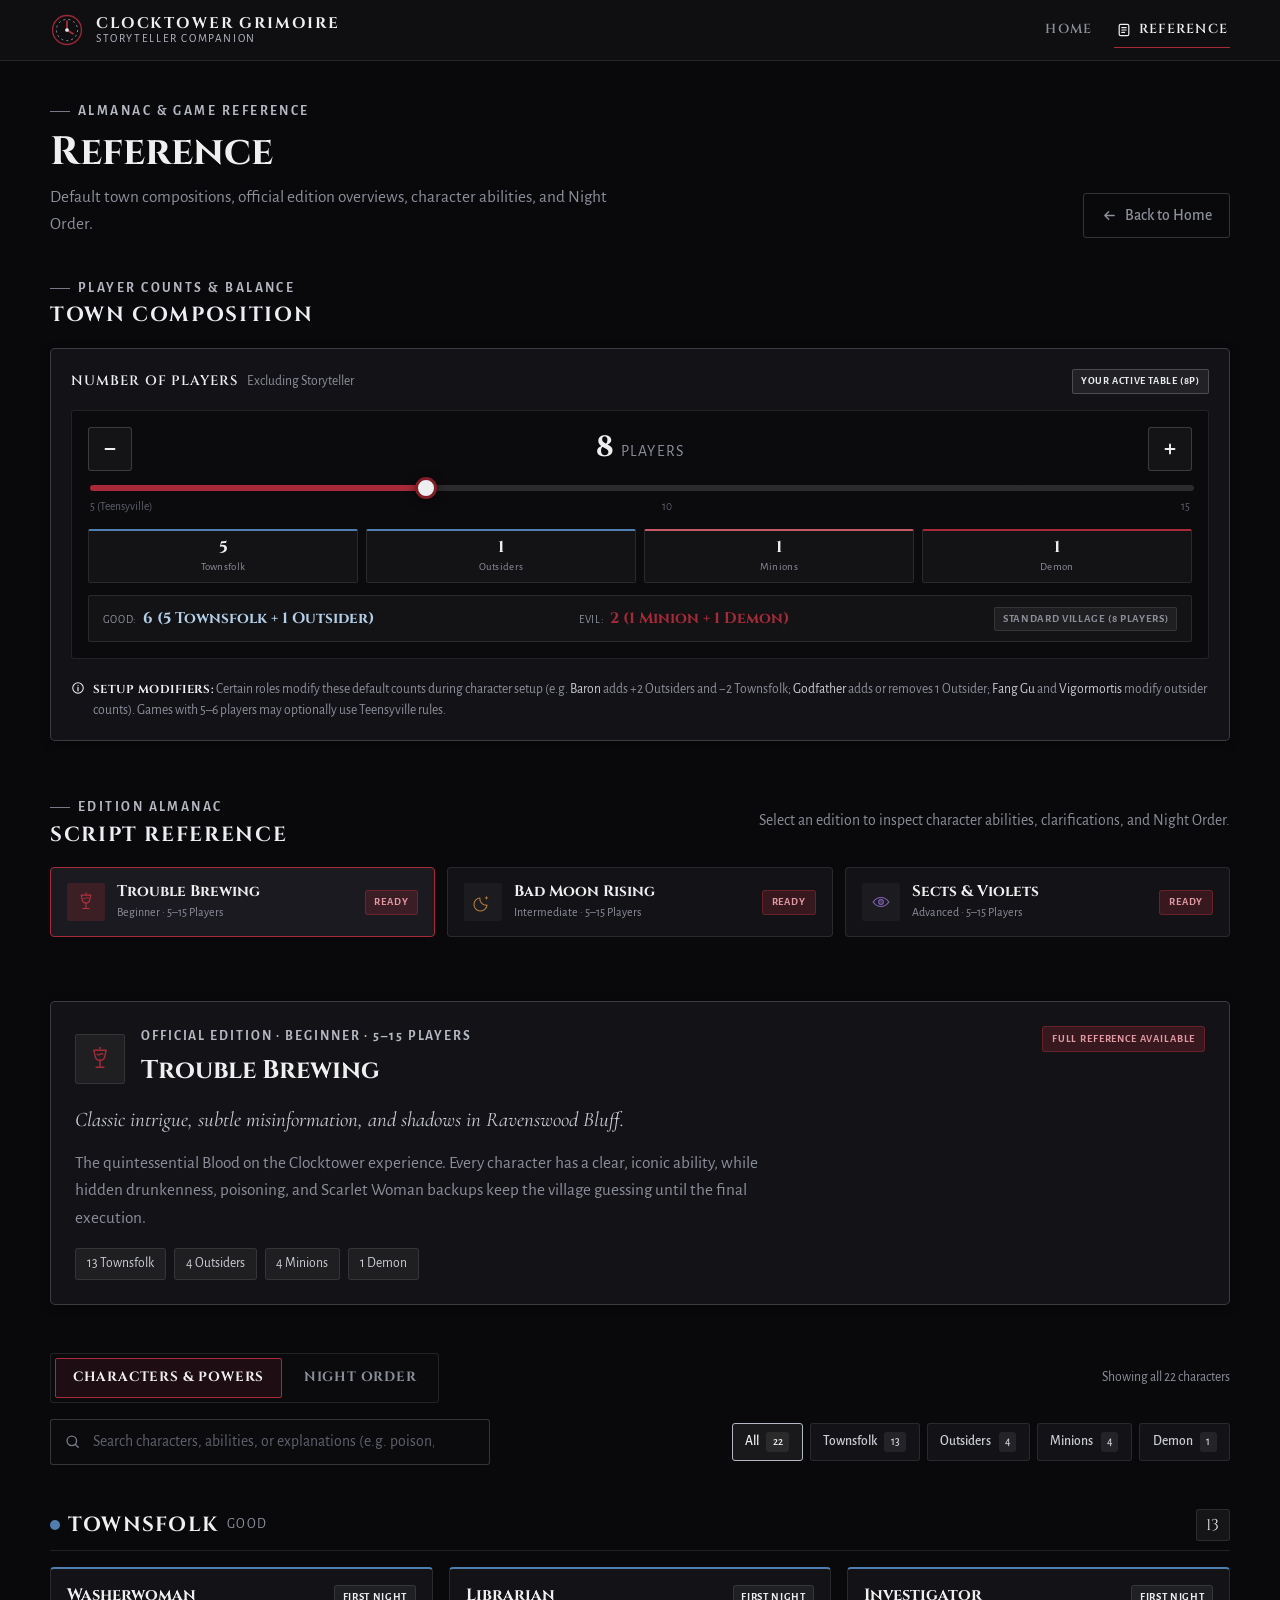
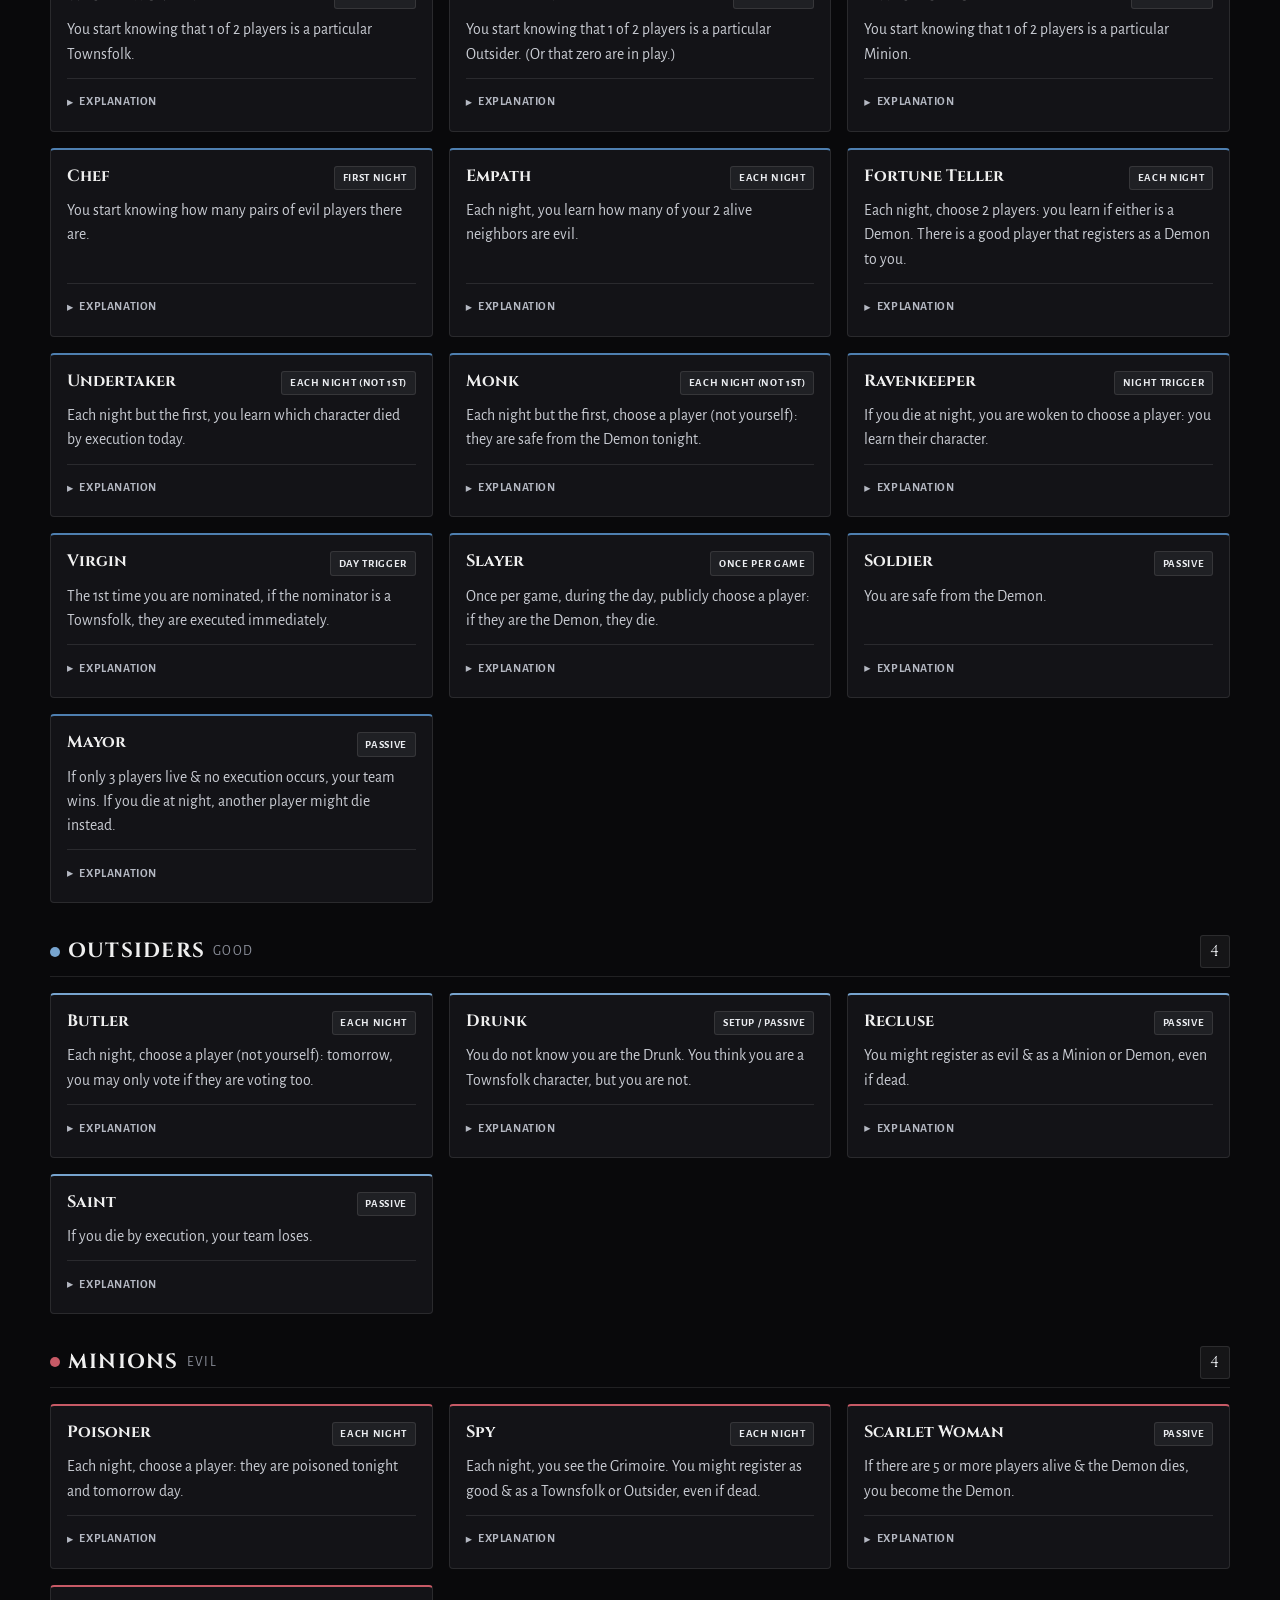
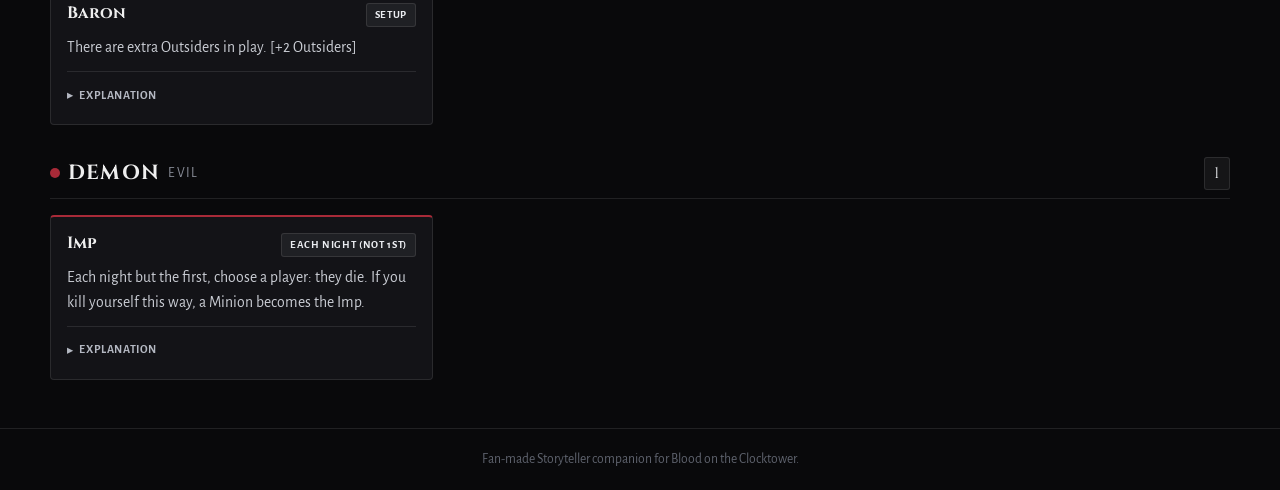
<file: reference.html>
<!DOCTYPE html>
<html lang="en">

<head>
  <meta charset="UTF-8" />
  <meta name="viewport" content="width=device-width, initial-scale=1.0" />
  <meta name="description"
    content="Blood on the Clocktower Reference — explore town composition by player count, official scripts, character abilities, explanations, and Night Order." />
  <meta name="theme-color" content="#09090b" />
  <title>Reference — Blood on the Clocktower Grimoire</title>

  <!-- Inline Clocktower Favicon -->
  <link rel="icon" type="image/svg+xml"
    href="data:image/svg+xml,%3Csvg width='64' height='64' viewBox='0 0 40 40' fill='none' xmlns='http://www.w3.org/2000/svg'%3E%3Ccircle cx='20' cy='20' r='17' fill='%2313080b' stroke='%23a32436' stroke-width='1.6' opacity='0.9' /%3E%3Ccircle cx='20' cy='20' r='12.5' stroke='%23e8c5ca' stroke-width='1' stroke-dasharray='2.5 3.5' opacity='0.85' /%3E%3Cpath d='M20 9.5V20l7 4.5' stroke='%23a32436' stroke-width='2.2' stroke-linecap='round' stroke-linejoin='round' /%3E%3Ccircle cx='20' cy='20' r='2.2' fill='%23e8c5ca' /%3E%3C/svg%3E" />

  <!-- Typography -->
  <link rel="preconnect" href="https://fonts.googleapis.com" />
  <link rel="preconnect" href="https://fonts.gstatic.com" crossorigin />
  <link
    href="https://fonts.googleapis.com/css2?family=Alegreya+Sans:ital,wght@0,400;0,500;0,700;1,400&family=Cinzel:wght@600;700&family=Cormorant+Garamond:ital,wght@0,400;0,600;1,400&display=swap"
    rel="stylesheet" />

  <!-- Apply Saved Theme Before Paint -->
  <script src="./js/theme.js"></script>

  <!-- Stylesheets -->
  <link rel="stylesheet" href="./css/tokens.css" />
  <link rel="stylesheet" href="./css/styles.css" />
</head>

<body>
  <div class="app-shell">
    <!-- Sticky Atmospheric Header -->
    <header class="site-header">
      <div class="header-inner">
        <a class="brand" href="./index.html" aria-label="Blood on the Clocktower Grimoire Home">
          <svg class="brand-mark" viewBox="0 0 40 40" fill="none" aria-hidden="true">
            <circle cx="20" cy="20" r="17" stroke="currentColor" stroke-width="1.6" opacity="0.9" />
            <circle cx="20" cy="20" r="12.5" stroke="var(--gold-primary)" stroke-width="1" stroke-dasharray="2.5 3.5"
              opacity="0.85" />
            <path d="M20 9.5V20l7 4.5" stroke="currentColor" stroke-width="2.2" stroke-linecap="round"
              stroke-linejoin="round" />
            <circle cx="20" cy="20" r="2.2" fill="var(--gold-bright)" />
          </svg>
          <span class="brand-text">
            <span class="brand-title">Clocktower Grimoire</span>
            <span class="brand-subtitle">Storyteller Companion</span>
          </span>
        </a>

        <div class="header-right">
          <div id="session-pill" class="session-pill" hidden aria-live="polite">
            <span class="session-pill-dot" aria-hidden="true"></span>
            <span id="session-pill-text" class="session-pill-text"></span>
          </div>

          <nav class="header-nav" aria-label="Primary navigation">
            <a class="nav-link nav-link--desktop" href="./index.html">Home</a>
            <a class="nav-link nav-link--reference is-active" href="./reference.html" aria-current="page">
              <svg viewBox="0 0 20 20" fill="none" aria-hidden="true">
                <path d="M4 4.8A1.8 1.8 0 0 1 5.8 3h8.4A1.8 1.8 0 0 1 16 4.8v10.4a1.8 1.8 0 0 1-1.8 1.8H5.8A1.8 1.8 0 0 1 4 15.2V4.8Z" stroke="currentColor" stroke-width="1.5" />
                <path d="M7.2 7h5.6M7.2 10h5.6M7.2 13h3.6" stroke="currentColor" stroke-width="1.4" stroke-linecap="round" />
              </svg>
              <span>Reference</span>
            </a>
          </nav>

          <button id="nav-menu-btn" type="button" class="nav-menu-btn" aria-label="Toggle navigation menu"
            aria-expanded="false" aria-controls="mobile-nav-drawer">
            <span class="hamburger-lines" aria-hidden="true">
              <span></span>
              <span></span>
              <span></span>
            </span>
          </button>
        </div>
      </div>

      <!-- Collapsible Navigation Drawer -->
      <nav id="mobile-nav-drawer" class="mobile-nav-drawer" aria-label="Navigation menu" hidden>
        <div class="mobile-nav-inner">
          <div id="drawer-session" class="drawer-session" hidden>
            <span class="session-pill-dot" aria-hidden="true"></span>
            <span id="drawer-session-text"></span>
          </div>
          <a class="mobile-nav-link" href="./index.html">
            <span>Home</span>
            <span class="mobile-nav-hint">Let&#39;s begin the game!</span>
          </a>
          <a class="mobile-nav-link is-active" href="./reference.html" aria-current="page">
            <span>Reference</span>
            <span class="mobile-nav-hint">Town Composition, Roles &amp; Night Order</span>
          </a>
        </div>
      </nav>
    </header>

    <!-- Main Content -->
    <main class="main-content reference-main">
      <!-- Page Heading -->
      <section class="reference-hero" aria-labelledby="reference-heading">
        <div>
          <span class="eyebrow">Almanac &amp; Game Reference</span>
          <h1 id="reference-heading" class="reference-title">Reference</h1>
          <p class="reference-subtitle">
            Default town compositions, official edition overviews, character abilities, and Night Order.
          </p>
        </div>
        <a class="btn-ghost reference-back-link" href="./index.html">
          <svg viewBox="0 0 20 20" fill="none" aria-hidden="true">
            <path d="M15.5 10h-11m4.5-4.5L4.5 10 9 14.5" stroke="currentColor" stroke-width="1.7" stroke-linecap="round" stroke-linejoin="round" />
          </svg>
          <span>Back to Home</span>
        </a>
      </section>

      <!-- Town Composition Section -->
      <section class="town-comp-section" aria-labelledby="town-comp-heading">
        <div class="section-heading">
          <div>
            <span class="eyebrow">Player Counts &amp; Balance</span>
            <h2 id="town-comp-heading" class="section-title">Town Composition</h2>
          </div>
        </div>

        <div class="town-comp-card">
          <form id="town-comp-form" class="town-comp-form" onsubmit="return false;" aria-label="Town composition calculator">
            <div class="town-comp-header">
              <div class="field-header">
                <label class="field-label" for="town-player-range">Number of Players</label>
                <span class="field-hint">Excluding Storyteller</span>
              </div>
              <span id="town-table-sync-badge" class="town-active-badge" hidden>Your Active Table</span>
            </div>

            <div class="player-control-card">
              <div class="player-stepper">
                <button id="town-player-dec-btn" type="button" class="stepper-btn" aria-label="Decrease number of players">
                  <svg viewBox="0 0 16 16" fill="none" aria-hidden="true">
                    <path d="M3.5 8h9" stroke="currentColor" stroke-width="1.9" stroke-linecap="round" />
                  </svg>
                </button>

                <div class="player-readout" aria-live="polite">
                  <span id="town-player-count-value" class="player-count-number">8</span>
                  <span class="player-count-label">Players</span>
                </div>

                <button id="town-player-inc-btn" type="button" class="stepper-btn" aria-label="Increase number of players">
                  <svg viewBox="0 0 16 16" fill="none" aria-hidden="true">
                    <path d="M8 3.5v9M3.5 8h9" stroke="currentColor" stroke-width="1.9" stroke-linecap="round" />
                  </svg>
                </button>
              </div>

              <div class="player-slider-wrap">
                <input id="town-player-range" name="playerCount" type="range" class="player-range" min="5" max="15"
                  step="1" value="8" aria-label="Number of players excluding Storyteller" />
                <div class="slider-bounds" aria-hidden="true">
                  <span>5 (Teensyville)</span>
                  <span>10</span>
                  <span>15</span>
                </div>
              </div>

              <div class="distribution-grid" aria-label="Base character distribution" aria-live="polite">
                <div class="dist-chip dist-chip--good">
                  <span id="town-dist-townsfolk" class="dist-num">5</span>
                  <span class="dist-label">Townsfolk</span>
                </div>
                <div class="dist-chip dist-chip--good-alt">
                  <span id="town-dist-outsiders" class="dist-num">1</span>
                  <span class="dist-label">Outsiders</span>
                </div>
                <div class="dist-chip dist-chip--evil-alt">
                  <span id="town-dist-minions" class="dist-num">1</span>
                  <span class="dist-label">Minions</span>
                </div>
                <div class="dist-chip dist-chip--evil">
                  <span id="town-dist-demon" class="dist-num">1</span>
                  <span class="dist-label">Demon</span>
                </div>
              </div>

              <div class="town-comp-summary-bar" aria-label="Faction summary">
                <div class="town-comp-stat town-comp-stat--good">
                  <span class="town-comp-stat-label">Good:</span>
                  <span id="town-dist-good" class="town-comp-stat-val">6</span>
                </div>
                <div class="town-comp-stat town-comp-stat--evil">
                  <span class="town-comp-stat-label">Evil:</span>
                  <span id="town-dist-evil" class="town-comp-stat-val">2</span>
                </div>
                <div id="town-comp-mode-badge" class="town-comp-mode-badge">
                  Standard Game
                </div>
              </div>
            </div>

            <div class="town-comp-footer">
              <p class="town-comp-note">
                <svg viewBox="0 0 20 20" fill="none" aria-hidden="true">
                  <circle cx="10" cy="10" r="7.5" stroke="currentColor" stroke-width="1.5" />
                  <path d="M10 9v5M10 6.5h.01" stroke="currentColor" stroke-width="1.7" stroke-linecap="round" />
                </svg>
                <span><strong>Setup Modifiers:</strong> Certain roles modify these default counts during character setup (e.g. <em>Baron</em> adds +2 Outsiders and &minus;2 Townsfolk; <em>Godfather</em> adds or removes 1 Outsider; <em>Fang Gu</em> and <em>Vigormortis</em> modify outsider counts). Games with 5–6 players may optionally use Teensyville rules.</span>
              </p>
            </div>
          </form>
        </div>
      </section>

      <!-- Script Reference Section -->
      <section class="script-reference-section" aria-labelledby="script-ref-heading">
        <div class="section-heading">
          <div>
            <span class="eyebrow">Edition Almanac</span>
            <h2 id="script-ref-heading" class="section-title">Script Reference</h2>
          </div>
          <p class="section-caption">Select an edition to inspect character abilities, clarifications, and Night Order.</p>
        </div>

        <!-- Script Switcher -->
        <div id="reference-script-switcher" class="reference-script-switcher" role="tablist">
          <!-- Populated dynamically from js/scripts-data.js -->
        </div>
      </section>

      <!-- Script Overview Card (Moved from landing setup box) -->
      <section class="script-overview-card" aria-live="polite">
        <div class="overview-card-top">
          <div class="overview-identity">
            <span id="overview-icon" class="overview-icon-wrap" aria-hidden="true"></span>
            <div>
              <span id="overview-edition" class="overview-edition"></span>
              <h2 id="overview-title" class="overview-title">Trouble Brewing</h2>
            </div>
          </div>
          <span id="overview-status" class="script-badge script-badge--ready">Full Reference Available</span>
        </div>

        <p id="overview-tagline" class="overview-tagline"></p>
        <p id="overview-desc" class="overview-desc"></p>
        <div id="overview-tags" class="reference-meta-tags"></div>
      </section>

      <!-- Reference View Switcher & Search / Filter Toolbar -->
      <section id="reference-tools" class="reference-tools" aria-label="Character search and filters">
        <div class="reference-toolbar-top">
          <div class="view-tabs" role="tablist" aria-label="Reference view">
            <button id="view-characters-btn" type="button" class="view-tab is-active" role="tab" aria-selected="true">
              Characters &amp; Powers
            </button>
            <button id="view-night-btn" type="button" class="view-tab" role="tab" aria-selected="false">
              Night Order
            </button>
          </div>

          <p id="results-meta" class="results-meta" aria-live="polite"></p>
        </div>

        <div id="characters-controls" class="characters-controls">
          <div class="search-box">
            <svg class="search-icon" viewBox="0 0 20 20" fill="none" aria-hidden="true">
              <circle cx="9.2" cy="9.2" r="5.6" stroke="currentColor" stroke-width="1.6" />
              <path d="m13.5 13.5 3.2 3.2" stroke="currentColor" stroke-width="1.6" stroke-linecap="round" />
            </svg>
            <input
              id="character-search"
              type="search"
              class="search-input"
              placeholder="Search characters, abilities, or explanations (e.g. poison, dead, vote)..."
              autocomplete="off"
            />
            <button id="search-clear-btn" type="button" class="search-clear-btn" aria-label="Clear search" hidden>
              <svg viewBox="0 0 16 16" fill="none" aria-hidden="true">
                <path d="M4.5 4.5l7 7m0-7-7 7" stroke="currentColor" stroke-width="1.7" stroke-linecap="round" />
              </svg>
            </button>
          </div>

          <div id="team-filters" class="team-filters" role="group" aria-label="Filter by character type">
            <!-- Populated dynamically -->
          </div>
        </div>
      </section>

      <!-- Characters Panel -->
      <section id="characters-panel" class="characters-panel" aria-live="polite">
        <!-- Populated dynamically -->
      </section>

      <!-- Night Order Panel -->
      <section id="night-order-panel" class="night-order-panel" hidden aria-live="polite">
        <!-- Populated dynamically -->
      </section>
    </main>

    <!-- Footer -->
    <footer class="site-footer">
      <p>
        Fan-made Storyteller companion for Blood on the Clocktower.
      </p>
    </footer>
  </div>

  <!-- Scripts -->
  <script defer src="./js/scripts-data.js"></script>
  <script defer src="./js/trouble-brewing-data.js"></script>
  <script defer src="./js/bad-moon-rising-data.js"></script>
  <script defer src="./js/sects-and-violets-data.js"></script>
  <script defer src="./js/storage.js"></script>
  <script defer src="./js/nav.js"></script>
  <script defer src="./js/reference.js"></script>
</body>

</html>
</file>
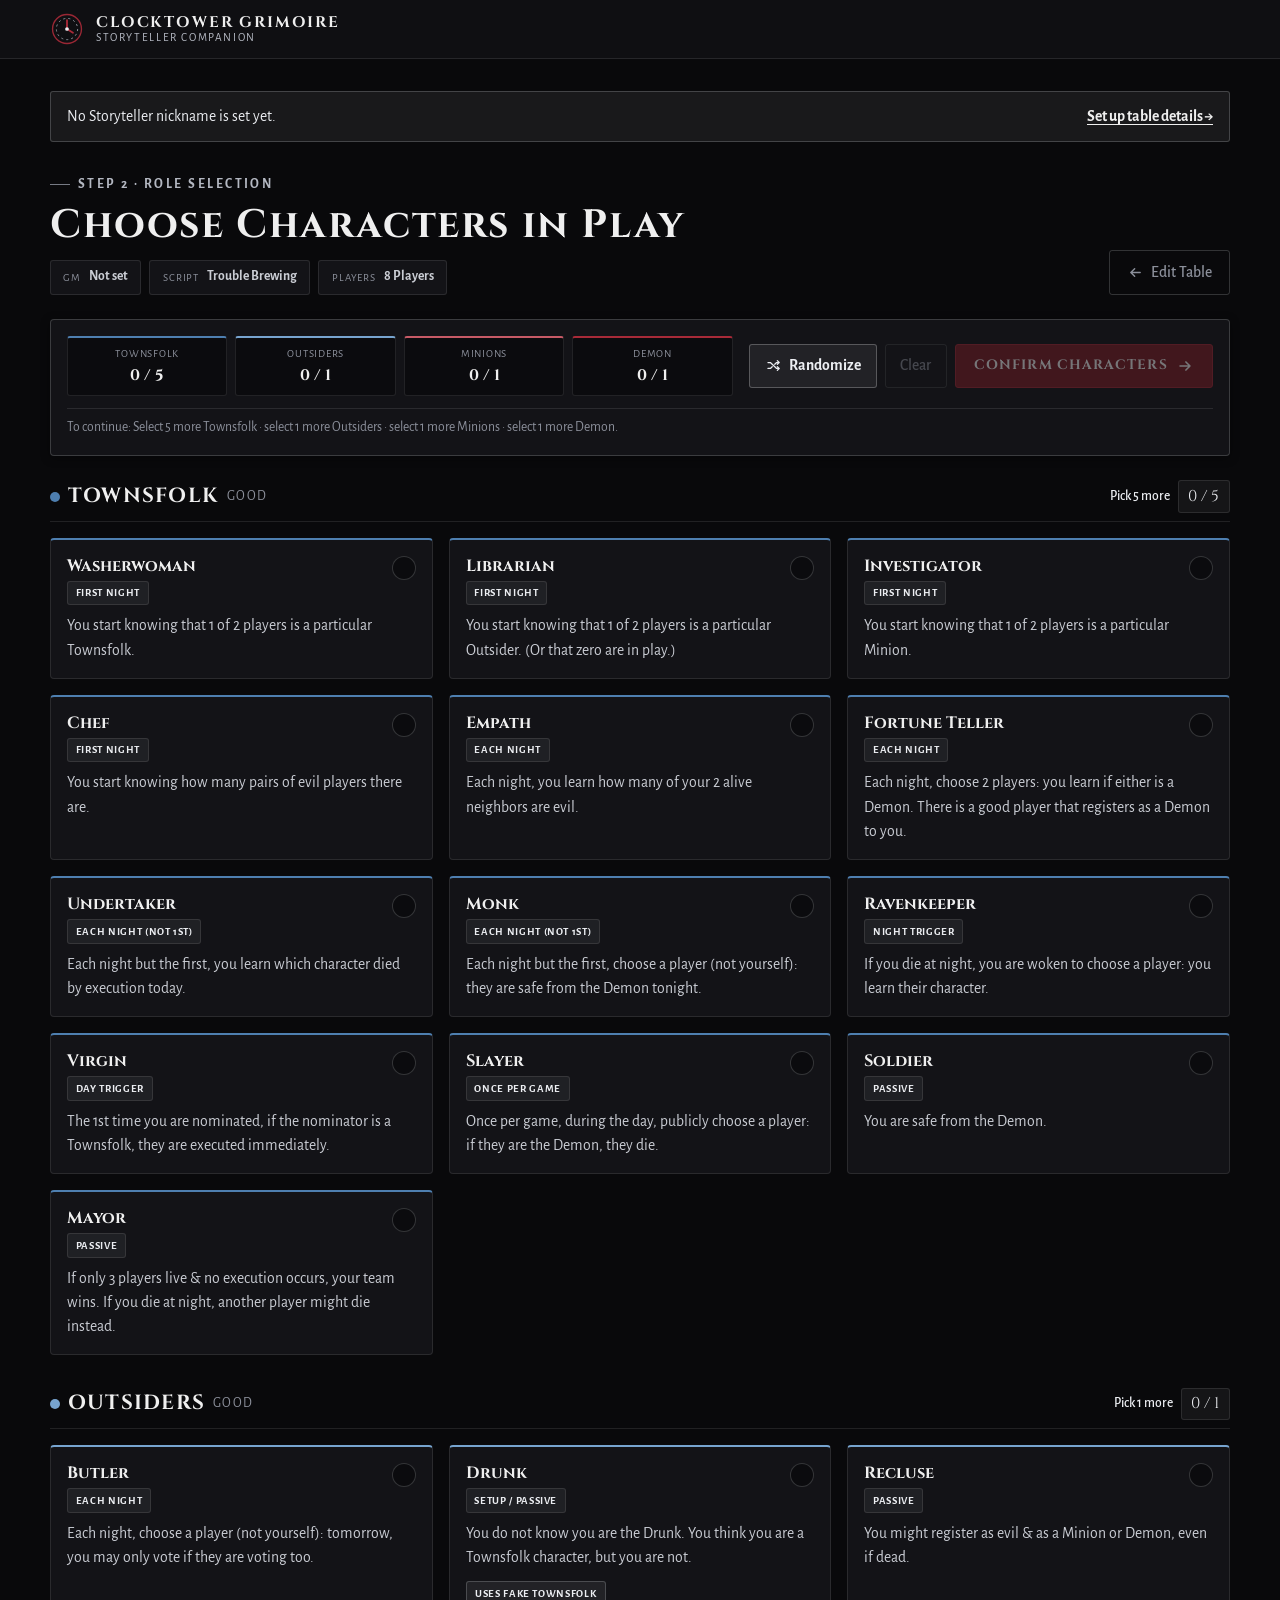
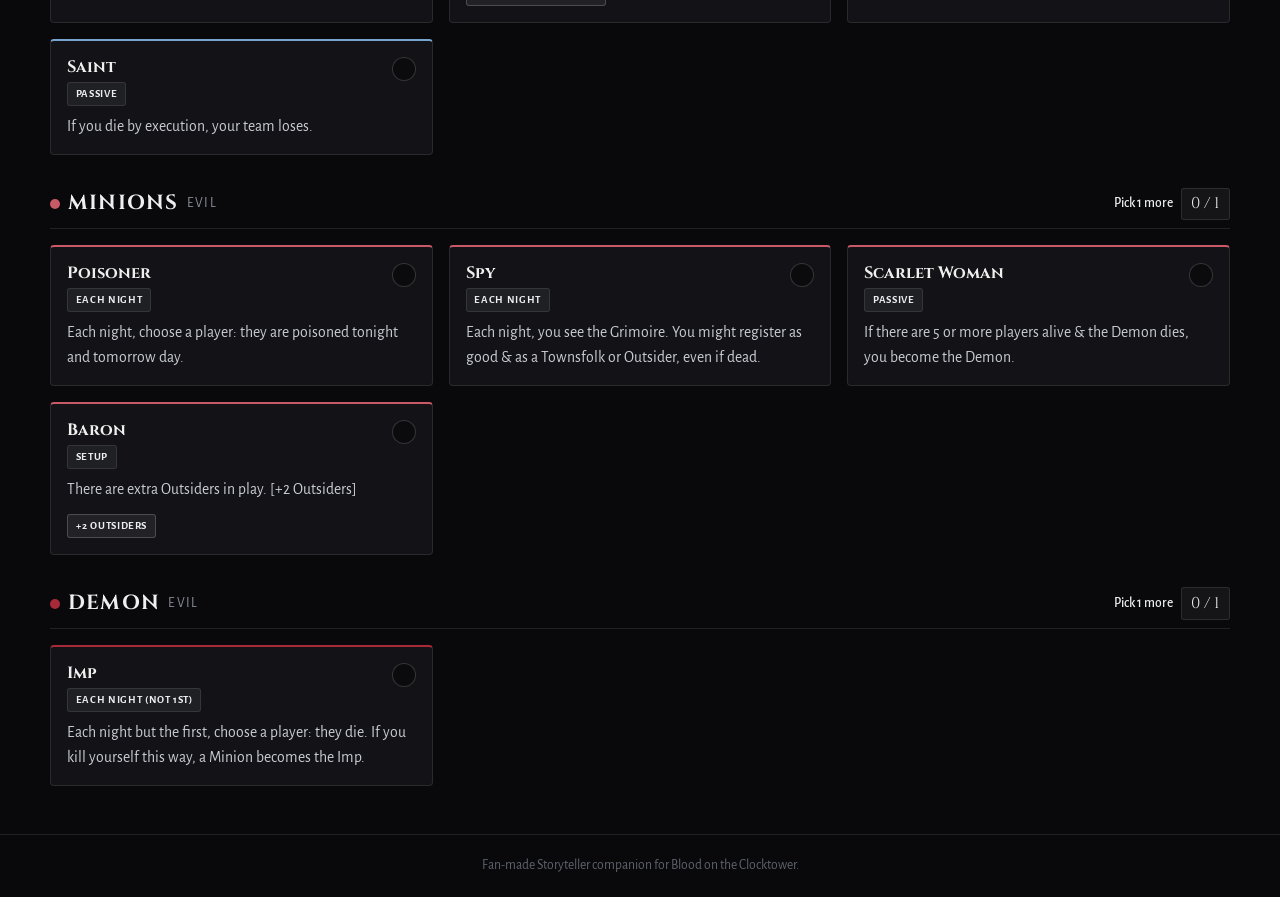
<file: setup.html>
<!DOCTYPE html>
<html lang="en">

<head>
  <meta charset="UTF-8" />
  <meta name="viewport" content="width=device-width, initial-scale=1.0" />
  <meta name="description"
    content="Choose which Blood on the Clocktower characters are in play for your table based on the player distribution." />
  <meta name="theme-color" content="#09090b" />
  <title>Choose Characters — Blood on the Clocktower Grimoire</title>

  <!-- Inline Clocktower Favicon -->
  <link rel="icon" type="image/svg+xml"
    href="data:image/svg+xml,%3Csvg width='64' height='64' viewBox='0 0 40 40' fill='none' xmlns='http://www.w3.org/2000/svg'%3E%3Ccircle cx='20' cy='20' r='17' fill='%2313080b' stroke='%23a32436' stroke-width='1.6' opacity='0.9' /%3E%3Ccircle cx='20' cy='20' r='12.5' stroke='%23e8c5ca' stroke-width='1' stroke-dasharray='2.5 3.5' opacity='0.85' /%3E%3Cpath d='M20 9.5V20l7 4.5' stroke='%23a32436' stroke-width='2.2' stroke-linecap='round' stroke-linejoin='round' /%3E%3Ccircle cx='20' cy='20' r='2.2' fill='%23e8c5ca' /%3E%3C/svg%3E" />

  <!-- Typography -->
  <link rel="preconnect" href="https://fonts.googleapis.com" />
  <link rel="preconnect" href="https://fonts.gstatic.com" crossorigin />
  <link
    href="https://fonts.googleapis.com/css2?family=Alegreya+Sans:ital,wght@0,400;0,500;0,700;1,400&family=Cinzel:wght@600;700&family=Cormorant+Garamond:ital,wght@0,400;0,600;1,400&display=swap"
    rel="stylesheet" />

  <!-- Apply Saved Theme Before Paint -->
  <script src="./js/theme.js"></script>

  <!-- Stylesheets -->
  <link rel="stylesheet" href="./css/tokens.css" />
  <link rel="stylesheet" href="./css/styles.css" />
</head>

<body>
  <div class="app-shell">
    <!-- Sticky Atmospheric Header -->
    <header class="site-header">
      <div class="header-inner">
        <a class="brand" href="./index.html" aria-label="Blood on the Clocktower Grimoire Home">
          <svg class="brand-mark" viewBox="0 0 40 40" fill="none" aria-hidden="true">
            <circle cx="20" cy="20" r="17" stroke="currentColor" stroke-width="1.6" opacity="0.9" />
            <circle cx="20" cy="20" r="12.5" stroke="var(--gold-primary)" stroke-width="1" stroke-dasharray="2.5 3.5"
              opacity="0.85" />
            <path d="M20 9.5V20l7 4.5" stroke="currentColor" stroke-width="2.2" stroke-linecap="round"
              stroke-linejoin="round" />
            <circle cx="20" cy="20" r="2.2" fill="var(--gold-bright)" />
          </svg>
          <span class="brand-text">
            <span class="brand-title">Clocktower Grimoire</span>
            <span class="brand-subtitle">Storyteller Companion</span>
          </span>
        </a>

        <div class="header-right">
          <div id="session-pill" class="session-pill" hidden aria-live="polite">
            <span class="session-pill-dot" aria-hidden="true"></span>
            <span id="session-pill-text" class="session-pill-text"></span>
          </div>
        </div>
      </div>
    </header>

    <!-- Main Content -->
    <main class="main-content setup-page-main">
      <!-- Missing Session Warning (if opened directly without GM name) -->
      <div id="missing-gm-banner" class="setup-alert-banner" role="status" hidden>
        <span>No Storyteller nickname is set yet.</span>
        <a href="./index.html" class="setup-alert-link">Set up table details →</a>
      </div>

      <!-- Page Header & Active Table Context -->
      <section class="reference-hero setup-hero" aria-labelledby="setup-roles-heading">
        <div>
          <span class="eyebrow">Step 2 · Role Selection</span>
          <h1 id="setup-roles-heading" class="reference-title setup-title">Choose Characters in Play</h1>
          <div class="table-context-chips" aria-label="Current table configuration">
            <span class="context-chip">
              <span class="context-chip-label">GM</span>
              <strong id="ctx-gm-name">Storyteller</strong>
            </span>
            <span class="context-chip">
              <span class="context-chip-label">Script</span>
              <strong id="ctx-script-name">Trouble Brewing</strong>
            </span>
            <span class="context-chip">
              <span class="context-chip-label">Players</span>
              <strong id="ctx-player-count">8 Players</strong>
            </span>
            <span id="ctx-teensy-chip" class="context-chip context-chip--gold" hidden>
              <strong>Teensyville Rules</strong>
            </span>
          </div>
        </div>

        <a class="btn-ghost reference-back-link" href="./index.html">
          <svg viewBox="0 0 20 20" fill="none" aria-hidden="true">
            <path d="M15.5 10h-11m4.5-4.5L4.5 10 9 14.5" stroke="currentColor" stroke-width="1.7" stroke-linecap="round" stroke-linejoin="round" />
          </svg>
          <span>Edit Table</span>
        </a>
      </section>

      <!-- Sticky Distribution Tracker & Quick Controls -->
      <section class="roster-bar" aria-label="Character distribution tracker">
        <div class="roster-bar-top">
          <div class="quota-grid" aria-live="polite">
            <div id="quota-townsfolk" class="quota-pill quota-pill--townsfolk">
              <span class="quota-label">Townsfolk</span>
              <span id="quota-townsfolk-val" class="quota-val">0 / 5</span>
            </div>
            <div id="quota-outsiders" class="quota-pill quota-pill--outsiders">
              <span class="quota-label">Outsiders</span>
              <span id="quota-outsiders-val" class="quota-val">0 / 1</span>
            </div>
            <div id="quota-minions" class="quota-pill quota-pill--minions">
              <span class="quota-label">Minions</span>
              <span id="quota-minions-val" class="quota-val">0 / 1</span>
            </div>
            <div id="quota-demon" class="quota-pill quota-pill--demon">
              <span class="quota-label">Demon</span>
              <span id="quota-demon-val" class="quota-val">0 / 1</span>
            </div>
          </div>

          <div class="roster-actions">
            <button id="randomize-roles-btn" type="button" class="btn-secondary">
              <svg viewBox="0 0 20 20" fill="none" aria-hidden="true">
                <path d="M3.5 6.5h2.8l7.4 7h2.8m-2-2.2 2.2 2.2-2.2 2.2M3.5 13.5h2.8l2.2-2.1m3-2.8 2.2-2.1h2.8m-2-2.2 2.2 2.2-2.2 2.2" stroke="currentColor" stroke-width="1.5" stroke-linecap="round" stroke-linejoin="round" />
              </svg>
              <span>Randomize</span>
            </button>
            <button id="clear-roles-btn" type="button" class="btn-ghost roster-clear-btn">
              Clear
            </button>
            <button id="confirm-roles-btn" type="button" class="btn-primary roster-confirm-btn" disabled>
              <span>Confirm Characters</span>
              <svg viewBox="0 0 20 20" fill="none" aria-hidden="true">
                <path d="M4.5 10h11m-4.5-4.5L15.5 10 11 14.5" stroke="currentColor" stroke-width="1.8" stroke-linecap="round" stroke-linejoin="round" />
              </svg>
            </button>
          </div>
        </div>

        <div class="roster-bar-meta">
          <div id="modifier-badges" class="modifier-badges" hidden aria-live="polite"></div>
          <p id="roster-status-hint" class="roster-status-hint" aria-live="polite"></p>
        </div>
      </section>

      <!-- Drunk Believed Townsfolk Picker (shown only when Drunk is selected) -->
      <section id="drunk-role-panel" class="drunk-panel" hidden aria-labelledby="drunk-panel-heading">
        <div class="drunk-panel-head">
          <div>
            <span class="drunk-panel-eyebrow">Drunk Setup Required</span>
            <h2 id="drunk-panel-heading" class="drunk-panel-title">Choose the Drunk's Believed Townsfolk</h2>
            <p class="drunk-panel-desc">
              Pick one not-in-play Townsfolk token to place in the bag instead of the Drunk.
            </p>
          </div>
          <button id="drunk-random-btn" type="button" class="btn-secondary drunk-random-btn">
            Pick Random
          </button>
        </div>
        <div id="drunk-role-options" class="drunk-options-grid" role="radiogroup" aria-labelledby="drunk-panel-heading">
          <!-- Populated dynamically with not-in-play Townsfolk -->
        </div>
      </section>

      <!-- Lunatic Believed Demon Picker (Bad Moon Rising — shown only when Lunatic is selected) -->
      <section id="lunatic-role-panel" class="drunk-panel" hidden aria-labelledby="lunatic-panel-heading">
        <div class="drunk-panel-head">
          <div>
            <span class="drunk-panel-eyebrow">Lunatic Setup Required</span>
            <h2 id="lunatic-panel-heading" class="drunk-panel-title">Choose the Lunatic's Believed Demon</h2>
            <p class="drunk-panel-desc">
              Pick which Demon token to place in the bag for the Lunatic (can match the real Demon or be a different Demon).
            </p>
          </div>
          <button id="lunatic-random-btn" type="button" class="btn-secondary drunk-random-btn">
            Pick Random
          </button>
        </div>
        <div id="lunatic-role-options" class="drunk-options-grid" role="radiogroup" aria-labelledby="lunatic-panel-heading">
          <!-- Populated dynamically with Demons -->
        </div>
      </section>

      <!-- Godfather Outsider Delta Toggle (Bad Moon Rising — shown only when Godfather is selected) -->
      <section id="godfather-panel" class="drunk-panel" hidden aria-labelledby="godfather-panel-heading">
        <div class="drunk-panel-head">
          <div>
            <span class="drunk-panel-eyebrow">Godfather Setup Modifier</span>
            <h2 id="godfather-panel-heading" class="drunk-panel-title">Adjust Outsider Count</h2>
            <p class="drunk-panel-desc">
              Choose whether the Godfather adds 1 Outsider or removes 1 Outsider for this game.
            </p>
          </div>
          <div class="godfather-toggle-group" role="group" aria-label="Godfather Outsider adjustment">
            <button id="gf-minus-btn" type="button" class="drunk-option-chip">-1 Outsider</button>
            <button id="gf-plus-btn" type="button" class="drunk-option-chip">+1 Outsider</button>
          </div>
        </div>
      </section>

      <!-- Character Picker Groups -->
      <section id="role-picker-groups" class="characters-panel" aria-label="Available characters">
        <!-- Populated dynamically by js/setup.js -->
      </section>
    </main>

    <!-- Footer -->
    <footer class="site-footer">
      <p>
        Fan-made Storyteller companion for Blood on the Clocktower.
      </p>
    </footer>
  </div>

  <!-- Roster Confirmation Modal -->
  <div id="roster-modal" class="modal-backdrop" role="dialog" aria-modal="true" aria-labelledby="roster-modal-title"
    aria-hidden="true">
    <div class="modal-dialog modal-dialog--wide">
      <div class="modal-header">
        <div>
          <span class="modal-eyebrow">Role Bag Ready</span>
          <h2 id="roster-modal-title" class="modal-title">Characters in Play</h2>
        </div>
        <button id="roster-modal-close" type="button" class="modal-close" aria-label="Close dialog">
          <svg width="16" height="16" viewBox="0 0 16 16" fill="none" aria-hidden="true">
            <path d="M4 4l8 8M12 4l-8 8" stroke="currentColor" stroke-width="1.8" stroke-linecap="round" />
          </svg>
        </button>
      </div>

      <p id="roster-modal-meta" class="modal-note"></p>
      <div id="roster-modal-groups" class="roster-summary-groups"></div>

      <div class="modal-actions">
        <button id="roster-modal-edit" type="button" class="btn-ghost">
          <span>Adjust Characters</span>
        </button>
        <button id="roster-modal-proceed" type="button" class="btn-primary">
          <span>Assign Players</span>
          <svg viewBox="0 0 20 20" fill="none" aria-hidden="true">
            <path d="M4.5 10h11m-4.5-4.5L15.5 10 11 14.5" stroke="currentColor" stroke-width="1.8" stroke-linecap="round" stroke-linejoin="round" />
          </svg>
        </button>
      </div>
    </div>
  </div>

  <!-- Scripts -->
  <script defer src="./js/scripts-data.js"></script>
  <script defer src="./js/trouble-brewing-data.js"></script>
  <script defer src="./js/bad-moon-rising-data.js"></script>
  <script defer src="./js/sects-and-violets-data.js"></script>
  <script defer src="./js/storage.js"></script>
  <script defer src="./js/nav.js"></script>
  <script defer src="./js/setup.js"></script>
</body>

</html>
</file>
<file: css/tokens.css>
/* ==========================================================================
   Blood on the Clocktower — Grimoire Design Tokens
   Three Dark Themes:
     1. Gothic   (default) — Matte obsidian & bone white with restrained crimson
     2. Infernal           — Dark soot-blue & smoldering furnace-orange flame
     3. Sanguine           — Deep oxblood, claret maroon, and dried crimson
   ========================================================================== */

:root,
:root[data-theme='gothic'] {
  /* Surfaces & Depths (Matte Ink & Charcoal) */
  --bg-obsidian: #09090b;
  --bg-velvet: #0f0f12;
  --bg-end: #09090b;
  --bg-card: #131317;
  --bg-card-elevated: #1a1a20;
  --bg-card-hover: #222229;
  --bg-input: #0b0b0e;
  --overlay-bg: #08080a;

  /* RGB Surface Channels */
  --surface-header-rgb: 13, 13, 16;
  --surface-deep-rgb: 11, 11, 14;
  --surface-card-rgb: 19, 19, 23;
  --surface-elev-rgb: 26, 26, 32;
  --ink-rgb: 239, 240, 242;

  /* Quiet Ambient Vignette (Barely perceptible depth) */
  --bg-glow-1: rgba(255, 255, 255, 0.025);
  --bg-glow-2: rgba(168, 42, 56, 0.035);
  --bg-glow-3: transparent;
  --bg-glow-4: transparent;

  /* Primary Accent (Restrained Wax-Seal Crimson) */
  --crimson-deep: #4a1219;
  --crimson-primary: #821d28;
  --crimson-bright: #a82a38;
  --accent-primary-light: #d98c94;
  --accent-primary-rgb: 168, 42, 56;
  --accent-deep-rgb: 130, 29, 40;
  --crimson-glow: rgba(168, 42, 56, 0.22);
  --crimson-soft: rgba(130, 29, 40, 0.16);

  /* Secondary Accent (Pewter & Bone White) */
  --gold-muted: #767a84;
  --gold-primary: #b4b8c2;
  --gold-bright: #eceef2;
  --accent-secondary-rgb: 180, 184, 194;
  --accent-secondary-bright-rgb: 236, 238, 242;
  --gold-soft: rgba(236, 238, 242, 0.07);
  --gold-border: rgba(236, 238, 242, 0.2);

  /* Good & Evil Gameplay Accents (Subtle colour on monochrome) */
  --good-primary: #4e7fb0;
  --good-alt: #77a4cf;
  --good-bright: #b4cfe8;
  --good-rgb: 78, 127, 176;
  --evil-primary: #b53240;
  --evil-alt: #c75a66;
  --evil-bright: #e39aa2;
  --evil-rgb: 181, 50, 64;

  /* Script-Specific Accents */
  --accent-tb: #a82a38;
  --accent-bmr: #b57c3c;
  --accent-snv: #8462b8;

  /* Typography Colors */
  --text-parchment: #efefef;
  --text-ivory: #cacdd4;
  --text-muted: #8b8f9a;
  --text-dim: #5e626d;

  /* Semantic Status */
  --status-success: #4ca674;
  --status-success-bg: rgba(76, 166, 116, 0.14);
  --status-error: #c74a56;
  --status-error-bg: rgba(199, 74, 86, 0.14);

  /* Borders */
  --border-subtle: rgba(239, 240, 242, 0.1);
  --border-medium: rgba(239, 240, 242, 0.18);
  --border-gold: rgba(239, 240, 242, 0.26);

  /* Grimoire Hub Phase Surfaces */
  --night-hub-top: #18181e;
  --night-hub-bot: #111115;
  --day-hub-top: #26262e;
  --day-hub-bot: #18181e;

  /* Typography Families */
  --font-display: 'Cinzel', Georgia, 'Times New Roman', serif;
  --font-serif: 'Cormorant Garamond', Georgia, serif;
  --font-sans: 'Alegreya Sans', 'Segoe UI', system-ui, -apple-system, sans-serif;

  /* Fluid Type Scale */
  --text-xs: clamp(0.78rem, 0.75rem + 0.14vw, 0.85rem);
  --text-sm: clamp(0.9rem, 0.87rem + 0.16vw, 0.98rem);
  --text-base: clamp(1rem, 0.97rem + 0.18vw, 1.08rem);
  --text-lg: clamp(1.14rem, 1.08rem + 0.28vw, 1.28rem);
  --text-xl: clamp(1.32rem, 1.2rem + 0.5vw, 1.62rem);
  --text-2xl: clamp(1.75rem, 1.4rem + 1.35vw, 2.5rem);
  --text-hero: clamp(2.05rem, 1.55rem + 2.1vw, 3.25rem);

  /* Spacing Scale */
  --space-1: 0.25rem;
  --space-2: 0.5rem;
  --space-3: 0.75rem;
  --space-4: 1rem;
  --space-5: 1.25rem;
  --space-6: 1.5rem;
  --space-8: 2rem;
  --space-10: 2.5rem;
  --space-12: 3rem;
  --space-16: 4rem;

  /* Crisp Architectural Radii */
  --radius-sm: 2px;
  --radius-md: 3px;
  --radius-lg: 4px;
  --radius-xl: 5px;
  --radius-pill: 3px;

  /* Grounded Editorial Shadows */
  --shadow-card: 0 2px 10px rgba(0, 0, 0, 0.42);
  --shadow-crimson: 0 1px 4px rgba(0, 0, 0, 0.48);
  --shadow-gold: 0 0 0 1px rgba(236, 238, 242, 0.24);

  /* Motion */
  --ease-out: cubic-bezier(0.22, 1, 0.36, 1);
  --duration-fast: 140ms;
  --duration-normal: 220ms;
  --duration-slow: 360ms;

  /* Layout */
  --container-max: 1220px;
}

/* ==========================================================================
   Theme 2: INFERNAL
   Deep soot-cobalt flame base, smoldering furnace orange, warm ember ochre,
   and smoky dusk highlights — dark and grounded, never neon.
   ========================================================================== */

:root[data-theme='infernal'] {
  /* Surfaces & Depths (Dark Soot-Blue Hearth) */
  --bg-obsidian: #070a10;
  --bg-velvet: #0c121c;
  --bg-end: #070a10;
  --bg-card: #101722;
  --bg-card-elevated: #16202f;
  --bg-card-hover: #1d2a3d;
  --bg-input: #090e16;
  --overlay-bg: #06080d;

  /* RGB Surface Channels */
  --surface-header-rgb: 10, 15, 24;
  --surface-deep-rgb: 9, 14, 22;
  --surface-card-rgb: 16, 23, 34;
  --surface-elev-rgb: 22, 32, 47;
  --ink-rgb: 230, 237, 245;

  /* Quiet Ambient Vignette */
  --bg-glow-1: rgba(196, 87, 31, 0.055);
  --bg-glow-2: rgba(76, 130, 176, 0.05);
  --bg-glow-3: transparent;
  --bg-glow-4: transparent;

  /* Primary Accent (Smoldering Dark Flame Orange) */
  --crimson-deep: #5c220a;
  --crimson-primary: #993c14;
  --crimson-bright: #c4571f;
  --accent-primary-light: #dfa07a;
  --accent-primary-rgb: 196, 87, 31;
  --accent-deep-rgb: 153, 60, 20;
  --crimson-glow: rgba(196, 87, 31, 0.24);
  --crimson-soft: rgba(153, 60, 20, 0.18);

  /* Secondary Accent (Deep Flame-Core Blue & Muted Ember Ochre) */
  --gold-muted: #3d6282;
  --gold-primary: #5284b0;
  --gold-bright: #cfa86e;
  --accent-secondary-rgb: 82, 132, 176;
  --accent-secondary-bright-rgb: 207, 168, 110;
  --gold-soft: rgba(82, 132, 176, 0.12);
  --gold-border: rgba(82, 132, 176, 0.3);

  /* Good & Evil Gameplay Accents */
  --good-primary: #5284b0;
  --good-alt: #7aa7cf;
  --good-bright: #b4d1ea;
  --good-rgb: 82, 132, 176;
  --evil-primary: #c4571f;
  --evil-alt: #d47442;
  --evil-bright: #e5ab88;
  --evil-rgb: 196, 87, 31;

  /* Script-Specific Accents */
  --accent-tb: #c4571f;
  --accent-bmr: #c29348;
  --accent-snv: #8063a8;

  /* Typography Colors */
  --text-parchment: #e8eef5;
  --text-ivory: #becbd9;
  --text-muted: #7f92a8;
  --text-dim: #54667a;

  /* Semantic Status */
  --status-success: #4ba37e;
  --status-success-bg: rgba(75, 163, 126, 0.14);
  --status-error: #cc5a42;
  --status-error-bg: rgba(204, 90, 66, 0.15);

  /* Borders */
  --border-subtle: rgba(155, 192, 224, 0.11);
  --border-medium: rgba(155, 192, 224, 0.2);
  --border-gold: rgba(196, 110, 56, 0.34);

  /* Grimoire Hub Phase Surfaces */
  --night-hub-top: #142236;
  --night-hub-bot: #0d1624;
  --day-hub-top: #381e12;
  --day-hub-bot: #21120c;

  /* Grounded Editorial Shadows */
  --shadow-card: 0 2px 10px rgba(0, 4, 12, 0.48);
  --shadow-crimson: 0 1px 4px rgba(0, 4, 12, 0.52);
  --shadow-gold: 0 0 0 1px rgba(82, 132, 176, 0.32);
}

/* ==========================================================================
   Theme 3: SANGUINE
   Deep oxblood leather, claret maroon, dried blood-crimson, and warm bone —
   dark and dignified, never bright scarlet.
   ========================================================================== */

:root[data-theme='sanguine'] {
  /* Surfaces & Depths (Dark Oxblood & Claret Maroon) */
  --bg-obsidian: #0c0507;
  --bg-velvet: #13080b;
  --bg-end: #0c0507;
  --bg-card: #190b0f;
  --bg-card-elevated: #231015;
  --bg-card-hover: #2d151c;
  --bg-input: #100609;
  --overlay-bg: #090305;

  /* RGB Surface Channels */
  --surface-header-rgb: 16, 6, 9;
  --surface-deep-rgb: 16, 6, 9;
  --surface-card-rgb: 25, 11, 15;
  --surface-elev-rgb: 35, 16, 21;
  --ink-rgb: 242, 228, 231;

  /* Quiet Ambient Vignette */
  --bg-glow-1: rgba(163, 36, 54, 0.06);
  --bg-glow-2: rgba(110, 22, 36, 0.05);
  --bg-glow-3: transparent;
  --bg-glow-4: transparent;

  /* Primary Accent (Deep Dried Crimson) */
  --crimson-deep: #4d0e17;
  --crimson-primary: #7d1a28;
  --crimson-bright: #a32436;
  --accent-primary-light: #d18690;
  --accent-primary-rgb: 163, 36, 54;
  --accent-deep-rgb: 125, 26, 40;
  --crimson-glow: rgba(163, 36, 54, 0.26);
  --crimson-soft: rgba(125, 26, 40, 0.2);

  /* Secondary Accent (Aged Garnet & Warm Bone-Rose) */
  --gold-muted: #8a4c56;
  --gold-primary: #bd6e7b;
  --gold-bright: #e8c5ca;
  --accent-secondary-rgb: 189, 110, 123;
  --accent-secondary-bright-rgb: 232, 197, 202;
  --gold-soft: rgba(189, 110, 123, 0.14);
  --gold-border: rgba(189, 110, 123, 0.34);

  /* Good & Evil Gameplay Accents */
  --good-primary: #6385a8;
  --good-alt: #87a8c9;
  --good-bright: #bfd4e8;
  --good-rgb: 99, 133, 168;
  --evil-primary: #b02a3c;
  --evil-alt: #c25260;
  --evil-bright: #dfa0a8;
  --evil-rgb: 176, 42, 60;

  /* Script-Specific Accents */
  --accent-tb: #a32436;
  --accent-bmr: #b35c42;
  --accent-snv: #8f4668;

  /* Typography Colors */
  --text-parchment: #f8f1f2;
  --text-ivory: #e2d0d4;
  --text-muted: #b8969d;
  --text-dim: #8a6870;

  /* Semantic Status */
  --status-success: #50a376;
  --status-success-bg: rgba(80, 163, 118, 0.14);
  --status-error: #c74454;
  --status-error-bg: rgba(199, 68, 84, 0.16);

  /* Borders */
  --border-subtle: rgba(235, 185, 195, 0.11);
  --border-medium: rgba(235, 185, 195, 0.2);
  --border-gold: rgba(158, 80, 93, 0.36);

  /* Grimoire Hub Phase Surfaces */
  --night-hub-top: #2b0f17;
  --night-hub-bot: #19090e;
  --day-hub-top: #42141e;
  --day-hub-bot: #240b11;

  /* Grounded Editorial Shadows */
  --shadow-card: 0 2px 10px rgba(8, 0, 2, 0.5);
  --shadow-crimson: 0 1px 4px rgba(8, 0, 2, 0.54);
  --shadow-gold: 0 0 0 1px rgba(158, 80, 93, 0.36);
}
</file>
<file: css/styles.css>
/* ==========================================================================
   Blood on the Clocktower — Base Styles & Responsive Landing Layout
   Supports Desktop, Tablet (Landscape & Portrait), and Mobile (Portrait)
   ========================================================================== */

*,
*::before,
*::after {
  box-sizing: border-box;
}

html {
  font-size: 16px;
  scroll-behavior: smooth;
  -webkit-text-size-adjust: 100%;
}

body {
  margin: 0;
  min-height: 100dvh;
  font-family: var(--font-sans);
  font-size: var(--text-base);
  line-height: 1.6;
  color: var(--text-parchment);
  background-color: var(--bg-obsidian);
  overflow-x: hidden;
  -webkit-font-smoothing: antialiased;
  transition: background-color var(--duration-normal) var(--ease-out),
    color var(--duration-normal) var(--ease-out);
}

img,
svg {
  display: block;
  max-width: 100%;
}

button,
input {
  font: inherit;
  color: inherit;
}

:focus-visible {
  outline: 2px solid var(--gold-bright);
  outline-offset: 2px;
}

.sr-only {
  position: absolute;
  width: 1px;
  height: 1px;
  padding: 0;
  margin: -1px;
  overflow: hidden;
  clip: rect(0, 0, 0, 0);
  white-space: nowrap;
  border: 0;
}

/* --------------------------------------------------------------------------
   App Shell & Header
   -------------------------------------------------------------------------- */

.app-shell {
  position: relative;
  z-index: 1;
  min-height: 100dvh;
  display: flex;
  flex-direction: column;
}

.site-header {
  width: 100%;
  border-bottom: 1px solid var(--border-subtle);
  background: var(--bg-velvet);
  position: sticky;
  top: 0;
  z-index: 20;
}

.header-inner {
  max-width: var(--container-max);
  margin: 0 auto;
  padding: var(--space-3) var(--space-5);
  display: flex;
  align-items: center;
  justify-content: space-between;
  gap: var(--space-4);
}

.brand {
  display: inline-flex;
  align-items: center;
  gap: var(--space-3);
  text-decoration: none;
  color: var(--text-parchment);
  min-width: 0;
}

.brand-mark {
  width: 34px;
  height: 34px;
  flex-shrink: 0;
  color: var(--crimson-bright);
}

.brand-text {
  display: flex;
  flex-direction: column;
  line-height: 1.15;
  min-width: 0;
}

.brand-title {
  font-family: var(--font-display);
  font-size: 0.96rem;
  font-weight: 700;
  letter-spacing: 0.12em;
  text-transform: uppercase;
  color: var(--text-parchment);
  white-space: nowrap;
  overflow: hidden;
  text-overflow: ellipsis;
}

.brand-subtitle {
  font-size: 0.72rem;
  letter-spacing: 0.14em;
  text-transform: uppercase;
  color: var(--gold-primary);
}

.header-right {
  display: flex;
  align-items: center;
  gap: var(--space-3);
  min-width: 0;
  flex-shrink: 0;
}

.session-pill {
  display: inline-flex;
  align-items: center;
  gap: var(--space-2);
  padding: 0.35rem 0.85rem;
  border-radius: var(--radius-pill);
  background: var(--gold-soft);
  border: 1px solid var(--gold-border);
  font-size: var(--text-xs);
  color: var(--gold-bright);
  max-width: 260px;
}

.session-pill[hidden] {
  display: none;
}

.session-pill-dot {
  width: 7px;
  height: 7px;
  border-radius: 50%;
  background: var(--status-success);
  flex-shrink: 0;
}

.session-pill-text {
  white-space: nowrap;
  overflow: hidden;
  text-overflow: ellipsis;
}

.header-nav {
  display: flex;
  align-items: center;
  gap: var(--space-5);
}

.nav-link {
  display: inline-flex;
  align-items: center;
  gap: 0.42rem;
  min-height: 36px;
  padding: 0.3rem 0.15rem;
  text-decoration: none;
  font-family: var(--font-display);
  font-size: 0.82rem;
  font-weight: 600;
  letter-spacing: 0.08em;
  text-transform: uppercase;
  color: var(--text-muted);
  background: transparent;
  border: none;
  border-bottom: 1.5px solid transparent;
  transition: color var(--duration-fast) var(--ease-out),
    border-color var(--duration-fast) var(--ease-out);
}

.nav-link:hover {
  color: var(--text-parchment);
}

.nav-link.is-active {
  color: var(--text-parchment);
  border-bottom-color: var(--crimson-bright);
}

.nav-link--reference {
  color: var(--text-ivory);
}

.nav-link--reference:hover {
  color: var(--text-parchment);
}

.nav-link--reference.is-active {
  color: var(--text-parchment);
  border-bottom-color: var(--crimson-bright);
}

.nav-link svg {
  width: 16px;
  height: 16px;
  flex-shrink: 0;
}

/* Hamburger Menu Button (shown only on compact/mobile viewports) */
.nav-menu-btn {
  width: 38px;
  height: 38px;
  border: none;
  background: transparent;
  color: var(--text-ivory);
  display: none;
  place-items: center;
  cursor: pointer;
  flex-shrink: 0;
  transition: color var(--duration-fast) var(--ease-out);
}

.nav-menu-btn:hover,
.nav-menu-btn.is-open {
  color: var(--gold-bright);
}

.hamburger-lines {
  width: 18px;
  height: 13px;
  display: flex;
  flex-direction: column;
  justify-content: space-between;
}

.hamburger-lines span {
  display: block;
  width: 100%;
  height: 2px;
  border-radius: 2px;
  background: currentColor;
  transition: transform var(--duration-fast) var(--ease-out),
    opacity var(--duration-fast) var(--ease-out);
}

.nav-menu-btn.is-open .hamburger-lines span:nth-child(1) {
  transform: translateY(5.5px) rotate(45deg);
}

.nav-menu-btn.is-open .hamburger-lines span:nth-child(2) {
  opacity: 0;
}

.nav-menu-btn.is-open .hamburger-lines span:nth-child(3) {
  transform: translateY(-5.5px) rotate(-45deg);
}

/* Collapsible Navigation Drawer (mobile/compact viewports only) */
.mobile-nav-drawer {
  display: none;
  border-top: 1px solid var(--border-subtle);
  background: var(--bg-velvet);
}

.mobile-nav-drawer[hidden] {
  display: none;
}

.mobile-nav-inner {
  max-width: var(--container-max);
  margin: 0 auto;
  padding: var(--space-3) var(--space-5) var(--space-4);
  display: flex;
  flex-direction: column;
  gap: var(--space-2);
}

.drawer-session {
  display: inline-flex;
  align-items: center;
  gap: var(--space-2);
  padding: 0.45rem 0.8rem;
  border-radius: var(--radius-md);
  background: var(--gold-soft);
  border: 1px solid var(--gold-border);
  font-size: var(--text-xs);
  color: var(--gold-bright);
  margin-bottom: var(--space-1);
}

.drawer-session[hidden] {
  display: none;
}

.mobile-nav-link {
  display: flex;
  align-items: baseline;
  justify-content: space-between;
  gap: var(--space-3);
  padding: 0.72rem 0.15rem;
  text-decoration: none;
  font-family: var(--font-display);
  font-size: 0.92rem;
  font-weight: 700;
  letter-spacing: 0.06em;
  color: var(--text-ivory);
  background: transparent;
  border: none;
  border-bottom: 1px solid var(--border-subtle);
  transition: color var(--duration-fast) var(--ease-out);
}

.mobile-nav-link:last-child {
  border-bottom: none;
}

.mobile-nav-link:hover {
  color: var(--text-parchment);
}

.mobile-nav-link.is-active {
  color: var(--gold-bright);
}

.mobile-nav-hint {
  font-family: var(--font-sans);
  font-size: var(--text-xs);
  font-weight: 400;
  letter-spacing: normal;
  color: var(--text-muted);
}

/* --------------------------------------------------------------------------
   Main Landing Grid
   -------------------------------------------------------------------------- */

.main-content {
  flex: 1;
  width: 100%;
  max-width: var(--container-max);
  margin: 0 auto;
  padding: var(--space-8) var(--space-5) var(--space-12);
  display: flex;
  flex-direction: column;
  gap: var(--space-10);
}

.landing-grid {
  display: grid;
  grid-template-columns: minmax(0, 1.02fr) minmax(0, 1fr);
  gap: var(--space-8);
  align-items: start;
}

/* --------------------------------------------------------------------------
   Left Column — Atmospheric Game Introduction
   -------------------------------------------------------------------------- */

.intro-panel {
  display: flex;
  flex-direction: column;
  gap: var(--space-5);
  padding-top: var(--space-2);
}

.crest-row {
  display: flex;
  align-items: center;
  gap: var(--space-4);
}

.clocktower-crest {
  width: 72px;
  height: 72px;
  flex-shrink: 0;
  color: var(--gold-primary);
}

.clocktower-crest .outer-ring {
  transform-origin: 50% 50%;
  animation: slowSpin 90s linear infinite;
}

@keyframes slowSpin {
  from {
    transform: rotate(0deg);
  }
  to {
    transform: rotate(360deg);
  }
}

.eyebrow {
  display: inline-flex;
  align-items: center;
  gap: var(--space-2);
  font-size: var(--text-xs);
  font-weight: 600;
  letter-spacing: 0.18em;
  text-transform: uppercase;
  color: var(--gold-primary);
}

.eyebrow::before {
  content: '';
  width: 20px;
  height: 1px;
  background: var(--gold-muted);
}

.hero-title {
  margin: 0;
  font-family: var(--font-display);
  font-size: var(--text-hero);
  font-weight: 700;
  line-height: 1.08;
  letter-spacing: 0.03em;
  color: var(--text-parchment);
}

.hero-title .accent-crimson {
  color: var(--crimson-bright);
  display: inline-block;
}

.hero-lead {
  margin: 0;
  font-family: var(--font-serif);
  font-size: clamp(1.18rem, 1.06rem + 0.45vw, 1.42rem);
  line-height: 1.5;
  color: var(--text-ivory);
  font-weight: 400;
}

.hero-body {
  margin: 0;
  color: var(--text-muted);
  font-size: var(--text-base);
  max-width: 58ch;
}

/* Ornamental Divider */
.ornament-divider {
  display: flex;
  align-items: center;
  gap: var(--space-3);
  color: var(--gold-muted);
  margin: var(--space-1) 0;
}

.ornament-divider::before,
.ornament-divider::after {
  content: '';
  height: 1px;
  flex: 1;
  background: var(--border-subtle);
}

.ornament-divider svg {
  width: 16px;
  height: 16px;
  flex-shrink: 0;
}

/* Team Alignment Snapshot */
.factions-grid {
  display: grid;
  grid-template-columns: repeat(2, minmax(0, 1fr));
  gap: var(--space-3);
}

.faction-card {
  padding: var(--space-4);
  border-radius: var(--radius-md);
  background: var(--bg-card);
  border: 1px solid var(--border-subtle);
  display: flex;
  flex-direction: column;
  gap: var(--space-1);
}

.faction-card--good {
  border-color: rgba(var(--good-rgb), 0.3);
}

.faction-card--evil {
  border-color: rgba(var(--evil-rgb), 0.32);
}

.faction-label {
  font-family: var(--font-display);
  font-size: 0.86rem;
  font-weight: 700;
  letter-spacing: 0.08em;
  text-transform: uppercase;
}

.faction-card--good .faction-label {
  color: var(--good-alt);
}

.faction-card--evil .faction-label {
  color: var(--evil-bright);
}

.faction-desc {
  margin: 0;
  font-size: var(--text-sm);
  color: var(--text-muted);
  line-height: 1.45;
}

/* Quick Stats */
.quick-facts {
  display: flex;
  flex-wrap: wrap;
  gap: var(--space-2);
}

.fact-chip {
  display: inline-flex;
  align-items: center;
  gap: 0.4rem;
  padding: 0.36rem 0.72rem;
  border-radius: var(--radius-pill);
  background: rgba(var(--ink-rgb), 0.04);
  border: 1px solid var(--border-subtle);
  font-size: var(--text-xs);
  color: var(--text-ivory);
}

.fact-chip svg {
  width: 14px;
  height: 14px;
  color: var(--gold-primary);
  flex-shrink: 0;
}

/* Home Page Theme Switcher */
.theme-switcher {
  display: flex;
  flex-direction: column;
  gap: var(--space-2);
  padding: var(--space-4);
  border-radius: var(--radius-lg);
  background: var(--bg-card);
  border: 1px solid var(--border-subtle);
}

.theme-switcher-header {
  display: flex;
  align-items: center;
  justify-content: space-between;
  gap: var(--space-2);
}

.theme-switcher-label {
  display: inline-flex;
  align-items: center;
  gap: 0.45rem;
  font-family: var(--font-display);
  font-size: 0.78rem;
  font-weight: 700;
  letter-spacing: 0.1em;
  text-transform: uppercase;
  color: var(--gold-bright);
}

.theme-switcher-label svg {
  width: 15px;
  height: 15px;
  color: var(--crimson-bright);
  flex-shrink: 0;
}

.theme-switcher-hint {
  font-size: var(--text-xs);
  color: var(--text-muted);
}

.theme-switcher-grid {
  display: grid;
  grid-template-columns: repeat(3, minmax(0, 1fr));
  gap: var(--space-2);
}

.theme-btn {
  position: relative;
  display: flex;
  flex-direction: column;
  align-items: flex-start;
  gap: 0.32rem;
  padding: 0.62rem 0.72rem;
  min-height: 64px;
  border-radius: var(--radius-md);
  border: 1px solid var(--border-subtle);
  background: var(--bg-input);
  color: var(--text-ivory);
  text-align: left;
  cursor: pointer;
  transition: border-color var(--duration-fast) var(--ease-out),
    background-color var(--duration-fast) var(--ease-out);
}

.theme-btn:hover {
  border-color: var(--gold-border);
  background: var(--bg-card-hover);
}

.theme-btn.is-active {
  border-color: var(--crimson-bright);
  background: var(--bg-card-elevated);
  color: var(--text-parchment);
}

.theme-btn-top {
  width: 100%;
  display: flex;
  align-items: center;
  justify-content: space-between;
  gap: 0.35rem;
}

.theme-btn-name {
  font-family: var(--font-display);
  font-size: 0.82rem;
  font-weight: 700;
  letter-spacing: 0.05em;
  color: var(--text-parchment);
}

.theme-swatches {
  display: inline-flex;
  align-items: center;
  gap: 0.22rem;
  flex-shrink: 0;
}

.theme-dot {
  width: 10px;
  height: 10px;
  border-radius: 50%;
  border: 1px solid rgba(255, 255, 255, 0.28);
  box-shadow: 0 1px 4px rgba(0, 0, 0, 0.5);
}

.theme-btn-tagline {
  font-size: 0.7rem;
  line-height: 1.25;
  color: var(--text-muted);
}

.theme-btn.is-active .theme-btn-tagline {
  color: var(--text-ivory);
}

/* --------------------------------------------------------------------------
   Right Column — Storyteller Setup Card
   -------------------------------------------------------------------------- */

.setup-card {
  position: relative;
  background: var(--bg-card);
  border: 1px solid var(--border-medium);
  border-radius: var(--radius-xl);
  padding: var(--space-6);
  box-shadow: var(--shadow-card);
  display: flex;
  flex-direction: column;
  gap: var(--space-5);
}

.setup-card-header {
  display: flex;
  align-items: flex-start;
  justify-content: space-between;
  gap: var(--space-3);
}

.setup-title {
  margin: 0;
  font-family: var(--font-display);
  font-size: var(--text-xl);
  font-weight: 700;
  letter-spacing: 0.04em;
  color: var(--text-parchment);
}

.setup-subtitle {
  margin: var(--space-1) 0 0;
  font-size: var(--text-sm);
  color: var(--text-muted);
}

/* Form Elements */
.setup-form {
  display: flex;
  flex-direction: column;
  gap: var(--space-5);
}

.form-section {
  display: flex;
  flex-direction: column;
  gap: var(--space-2);
}

.field-header {
  display: flex;
  align-items: baseline;
  justify-content: space-between;
  gap: var(--space-2);
}

.field-label {
  font-family: var(--font-display);
  font-size: 0.85rem;
  font-weight: 600;
  letter-spacing: 0.08em;
  text-transform: uppercase;
  color: var(--gold-bright);
}

.field-hint {
  font-size: var(--text-xs);
  color: var(--text-muted);
}

.input-wrapper {
  position: relative;
  display: flex;
  align-items: center;
}

.input-icon {
  position: absolute;
  left: 0.95rem;
  width: 18px;
  height: 18px;
  color: var(--gold-muted);
  pointer-events: none;
  transition: color var(--duration-fast) var(--ease-out);
}

.text-input {
  width: 100%;
  min-height: 48px;
  padding: 0.72rem 1rem 0.72rem 2.75rem;
  background: var(--bg-input);
  border: 1px solid var(--border-medium);
  border-radius: var(--radius-md);
  color: var(--text-parchment);
  font-size: 1rem;
  transition: border-color var(--duration-fast) var(--ease-out),
    box-shadow var(--duration-fast) var(--ease-out),
    background-color var(--duration-fast) var(--ease-out);
}

.text-input::placeholder {
  color: var(--text-dim);
}

.text-input:hover {
  border-color: rgba(var(--accent-secondary-rgb), 0.45);
}

.text-input:focus {
  outline: none;
  border-color: var(--gold-primary);
  box-shadow: 0 0 0 3px rgba(var(--accent-secondary-rgb), 0.16);
  background: var(--bg-velvet);
}

.text-input:focus ~ .input-icon,
.input-wrapper:focus-within .input-icon {
  color: var(--gold-bright);
}

.text-input[aria-invalid='true'] {
  border-color: var(--status-error);
  box-shadow: 0 0 0 3px var(--status-error-bg);
}

.field-error {
  margin: 0;
  font-size: var(--text-xs);
  color: var(--evil-bright);
  display: flex;
  align-items: center;
  gap: 0.35rem;
}

.field-error[hidden] {
  display: none;
}

/* Script Selector List (Official Editions) */
.script-grid {
  display: grid;
  grid-template-columns: 1fr;
  gap: var(--space-2);
}

.script-option {
  position: relative;
  text-align: left;
  padding: 0.8rem var(--space-4);
  min-height: 68px;
  border-radius: var(--radius-md);
  background: var(--bg-input);
  border: 1px solid var(--border-subtle);
  cursor: pointer;
  display: flex;
  align-items: center;
  gap: var(--space-3);
  transition: border-color var(--duration-fast) var(--ease-out),
    background-color var(--duration-fast) var(--ease-out);
}

.script-option:hover {
  background: var(--bg-card-hover);
  border-color: var(--border-medium);
}

.script-option--selected {
  background: var(--bg-card-elevated);
  border-color: var(--crimson-bright);
}

.script-icon-wrap {
  width: 38px;
  height: 38px;
  border-radius: var(--radius-sm);
  display: grid;
  place-items: center;
  background: rgba(var(--ink-rgb), 0.04);
  color: var(--script-accent, var(--gold-primary));
  flex-shrink: 0;
}

.script-option--selected .script-icon-wrap {
  background: rgba(var(--accent-primary-rgb), 0.22);
  color: var(--evil-primary);
}

.script-icon-wrap svg {
  width: 22px;
  height: 22px;
}

.script-option-body {
  flex: 1;
  min-width: 0;
  display: flex;
  flex-direction: column;
  gap: 0.15rem;
}

.script-option-status {
  display: inline-flex;
  align-items: center;
  gap: var(--space-2);
  flex-shrink: 0;
}

.script-badge {
  font-size: 0.66rem;
  font-weight: 600;
  letter-spacing: 0.08em;
  text-transform: uppercase;
  padding: 0.2rem 0.55rem;
  border-radius: var(--radius-pill);
  white-space: nowrap;
}

.script-badge--ready {
  background: rgba(var(--accent-primary-rgb), 0.24);
  color: var(--evil-bright);
  border: 1px solid rgba(var(--accent-primary-rgb), 0.45);
}

.script-option-name {
  font-family: var(--font-display);
  font-size: 0.96rem;
  font-weight: 700;
  color: var(--text-parchment);
  line-height: 1.25;
}

.script-option-meta {
  font-size: 0.76rem;
  color: var(--text-muted);
  line-height: 1.3;
}

.script-check {
  width: 18px;
  height: 18px;
  border-radius: 50%;
  display: grid;
  place-items: center;
  background: var(--crimson-bright);
  color: #fff;
  flex-shrink: 0;
}

.script-check svg {
  width: 11px;
  height: 11px;
}

/* Inline Notice (for locked script click feedback) */
.inline-notice {
  margin: 0;
  padding: 0.55rem 0.8rem;
  border-radius: var(--radius-sm);
  background: var(--gold-soft);
  border: 1px solid var(--gold-border);
  color: var(--gold-bright);
  font-size: var(--text-xs);
}

.inline-notice[hidden] {
  display: none;
}

/* Number of Players Selector */
.player-control-card {
  padding: var(--space-4);
  border-radius: var(--radius-md);
  background: var(--bg-input);
  border: 1px solid var(--border-subtle);
  display: flex;
  flex-direction: column;
  gap: var(--space-3);
}

.player-stepper {
  display: flex;
  align-items: center;
  justify-content: space-between;
  gap: var(--space-3);
}

.stepper-btn {
  width: 44px;
  height: 44px;
  border-radius: var(--radius-md);
  border: 1px solid var(--border-medium);
  background: rgba(var(--ink-rgb), 0.04);
  color: var(--text-parchment);
  display: grid;
  place-items: center;
  cursor: pointer;
  flex-shrink: 0;
  transition: border-color var(--duration-fast) var(--ease-out),
    background-color var(--duration-fast) var(--ease-out),
    transform var(--duration-fast) var(--ease-out),
    opacity var(--duration-fast) var(--ease-out);
}

.stepper-btn:hover:not(:disabled) {
  border-color: var(--gold-primary);
  background: var(--gold-soft);
  color: var(--gold-bright);
}

.stepper-btn:active:not(:disabled) {
  transform: scale(0.96);
}

.stepper-btn:disabled {
  opacity: 0.35;
  cursor: not-allowed;
}

.stepper-btn svg {
  width: 16px;
  height: 16px;
}

.player-readout {
  display: flex;
  align-items: baseline;
  justify-content: center;
  flex-wrap: wrap;
  gap: 0.45rem;
  min-width: 0;
}

.player-count-number {
  font-family: var(--font-display);
  font-size: clamp(1.5rem, 1.35rem + 0.6vw, 1.85rem);
  font-weight: 700;
  line-height: 1;
  color: var(--text-parchment);
}

.player-count-label {
  font-size: var(--text-sm);
  color: var(--text-muted);
  text-transform: uppercase;
  letter-spacing: 0.08em;
}

.player-slider-wrap {
  display: flex;
  flex-direction: column;
  gap: 0.35rem;
}

.player-range {
  -webkit-appearance: none;
  appearance: none;
  width: 100%;
  height: 6px;
  border-radius: var(--radius-pill);
  background: linear-gradient(
    90deg,
    var(--crimson-bright) 0%,
    var(--crimson-bright) var(--range-progress, 30%),
    rgba(var(--ink-rgb), 0.14) var(--range-progress, 30%),
    rgba(var(--ink-rgb), 0.14) 100%
  );
  outline: none;
  cursor: pointer;
}

.player-range::-webkit-slider-thumb {
  -webkit-appearance: none;
  appearance: none;
  width: 22px;
  height: 22px;
  border-radius: 50%;
  background: var(--gold-bright);
  border: 3px solid var(--crimson-primary);
  box-shadow: 0 2px 10px rgba(0, 0, 0, 0.55);
  cursor: pointer;
  transition: transform var(--duration-fast) var(--ease-out);
}

.player-range::-webkit-slider-thumb:hover {
  transform: scale(1.1);
}

.player-range::-moz-range-thumb {
  width: 22px;
  height: 22px;
  border-radius: 50%;
  background: var(--gold-bright);
  border: 3px solid var(--crimson-primary);
  box-shadow: 0 2px 10px rgba(0, 0, 0, 0.55);
  cursor: pointer;
  transition: transform var(--duration-fast) var(--ease-out);
}

.player-range::-moz-range-thumb:hover {
  transform: scale(1.1);
}

.player-range:focus-visible {
  outline: 2px solid var(--gold-bright);
  outline-offset: 6px;
}

.slider-bounds {
  display: flex;
  justify-content: space-between;
  font-size: 0.72rem;
  color: var(--text-dim);
  padding-inline: 2px;
}

.distribution-grid {
  display: grid;
  grid-template-columns: repeat(4, minmax(0, 1fr));
  gap: var(--space-2);
}

.dist-chip {
  padding: 0.45rem 0.4rem;
  border-radius: var(--radius-sm);
  background: rgba(var(--ink-rgb), 0.035);
  border: 1px solid var(--border-subtle);
  display: flex;
  flex-direction: column;
  align-items: center;
  gap: 0.1rem;
  text-align: center;
}

.dist-chip--good {
  border-top: 2px solid var(--good-primary);
}

.dist-chip--good-alt {
  border-top: 2px solid var(--good-primary);
}

.dist-chip--evil-alt {
  border-top: 2px solid var(--evil-alt);
}

.dist-chip--evil {
  border-top: 2px solid var(--crimson-bright);
}

.dist-num {
  font-family: var(--font-display);
  font-size: 1rem;
  font-weight: 700;
  color: var(--text-parchment);
  line-height: 1.15;
}

.dist-label {
  font-size: 0.68rem;
  color: var(--text-muted);
  letter-spacing: 0.03em;
}

/* Optional Teensyville Rules Toggle (5–6 Players) */
.teensy-row {
  padding-top: var(--space-3);
  border-top: 1px solid var(--border-subtle);
}

.teensy-row[hidden] {
  display: none;
}

.teensy-label {
  display: flex;
  align-items: center;
  justify-content: space-between;
  gap: var(--space-3);
  cursor: pointer;
  min-height: 44px;
}

.teensy-info {
  display: flex;
  flex-direction: column;
  gap: 0.12rem;
  min-width: 0;
}

.teensy-title {
  font-family: var(--font-display);
  font-size: 0.84rem;
  font-weight: 700;
  letter-spacing: 0.05em;
  color: var(--gold-bright);
}

.teensy-desc {
  font-size: 0.74rem;
  color: var(--text-muted);
  line-height: 1.35;
}

.toggle-switch {
  position: relative;
  display: inline-flex;
  align-items: center;
  flex-shrink: 0;
}

.toggle-input {
  position: absolute;
  opacity: 0;
  width: 48px;
  height: 28px;
  margin: 0;
  cursor: pointer;
}

.toggle-track {
  width: 48px;
  height: 28px;
  border-radius: 999px;
  background: rgba(var(--ink-rgb), 0.1);
  border: 1px solid var(--border-medium);
  padding: 3px;
  display: flex;
  align-items: center;
  transition: background-color var(--duration-fast) var(--ease-out),
    border-color var(--duration-fast) var(--ease-out);
}

.toggle-thumb {
  width: 20px;
  height: 20px;
  border-radius: 50%;
  background: var(--text-ivory);
  transition: transform var(--duration-fast) var(--ease-out),
    background-color var(--duration-fast) var(--ease-out);
}

.toggle-input:checked + .toggle-track {
  background: var(--crimson-primary);
  border-color: var(--crimson-bright);
}

.toggle-input:checked + .toggle-track .toggle-thumb {
  transform: translateX(20px);
  background: var(--gold-bright);
}

.toggle-input:focus-visible + .toggle-track {
  outline: 2px solid var(--gold-bright);
  outline-offset: 2px;
}

/* Actions Row */
.form-actions {
  display: flex;
  align-items: center;
  gap: var(--space-3);
  flex-wrap: wrap;
}

.btn-primary {
  flex: 1 1 220px;
  min-height: 50px;
  padding: 0.8rem 1.4rem;
  border: 1px solid var(--crimson-bright);
  border-radius: var(--radius-md);
  background: var(--crimson-primary);
  color: #ffffff;
  font-family: var(--font-display);
  font-size: 0.96rem;
  font-weight: 700;
  letter-spacing: 0.08em;
  text-transform: uppercase;
  cursor: pointer;
  display: inline-flex;
  align-items: center;
  justify-content: center;
  gap: var(--space-2);
  box-shadow: var(--shadow-crimson);
  transition: background-color var(--duration-fast) var(--ease-out),
    border-color var(--duration-fast) var(--ease-out);
}

.btn-primary:hover {
  background: var(--crimson-bright);
  border-color: var(--accent-primary-light);
}

.btn-primary:active {
  background: var(--crimson-deep);
}

.btn-primary svg {
  width: 18px;
  height: 18px;
  transition: transform var(--duration-fast) var(--ease-out);
}

.btn-primary:hover svg {
  transform: translateX(3px);
}

.btn-ghost {
  min-height: 50px;
  padding: 0.75rem 1rem;
  border-radius: var(--radius-md);
  border: 1px solid var(--border-medium);
  background: transparent;
  color: var(--text-muted);
  font-size: var(--text-sm);
  font-weight: 500;
  cursor: pointer;
  transition: color var(--duration-fast) var(--ease-out),
    border-color var(--duration-fast) var(--ease-out),
    background-color var(--duration-fast) var(--ease-out);
}

.btn-ghost:hover {
  color: var(--text-parchment);
  border-color: var(--gold-border);
  background: rgba(var(--ink-rgb), 0.04);
}

.btn-ghost[hidden] {
  display: none;
}

/* --------------------------------------------------------------------------
   How It Plays — Three-Pillar Overview Strip
   -------------------------------------------------------------------------- */

.overview-section {
  display: flex;
  flex-direction: column;
  gap: var(--space-5);
  padding-top: var(--space-2);
}

.section-heading {
  display: flex;
  align-items: center;
  justify-content: space-between;
  gap: var(--space-4);
  flex-wrap: wrap;
}

.section-title {
  margin: 0;
  font-family: var(--font-display);
  font-size: var(--text-lg);
  font-weight: 700;
  letter-spacing: 0.08em;
  text-transform: uppercase;
  color: var(--gold-bright);
}

.section-caption {
  margin: 0;
  font-size: var(--text-sm);
  color: var(--text-muted);
}

.pillars-grid {
  display: grid;
  grid-template-columns: repeat(3, minmax(0, 1fr));
  gap: var(--space-4);
}

.pillar-card {
  padding: var(--space-5);
  border-radius: var(--radius-lg);
  background: var(--bg-card);
  border: 1px solid var(--border-subtle);
  display: flex;
  flex-direction: column;
  gap: var(--space-2);
  transition: border-color var(--duration-normal) var(--ease-out),
    background-color var(--duration-normal) var(--ease-out);
}

.pillar-card:hover {
  border-color: var(--border-medium);
  background: var(--bg-card-elevated);
}

.pillar-icon {
  width: 36px;
  height: 36px;
  border-radius: var(--radius-md);
  display: grid;
  place-items: center;
  background: var(--crimson-soft);
  border: 1px solid rgba(var(--accent-primary-rgb), 0.3);
  color: var(--evil-bright);
  margin-bottom: var(--space-1);
}

.pillar-icon svg {
  width: 20px;
  height: 20px;
}

.pillar-title {
  margin: 0;
  font-family: var(--font-display);
  font-size: 1rem;
  font-weight: 700;
  color: var(--text-parchment);
}

.pillar-text {
  margin: 0;
  font-size: var(--text-sm);
  color: var(--text-muted);
  line-height: 1.55;
}

/* --------------------------------------------------------------------------
   Footer
   -------------------------------------------------------------------------- */

.site-footer {
  border-top: 1px solid var(--border-subtle);
  padding: var(--space-5);
  text-align: center;
  font-size: var(--text-xs);
  color: var(--text-dim);
}

.site-footer p {
  margin: 0;
  max-width: var(--container-max);
  margin-inline: auto;
}

/* --------------------------------------------------------------------------
   Saved Session Confirmation Modal
   -------------------------------------------------------------------------- */

.modal-backdrop {
  position: fixed;
  inset: 0;
  z-index: 50;
  background: rgba(0, 0, 0, 0.78);
  display: grid;
  place-items: center;
  padding: var(--space-4);
  opacity: 0;
  visibility: hidden;
  transition: opacity var(--duration-normal) var(--ease-out),
    visibility var(--duration-normal) var(--ease-out);
}

.modal-backdrop.is-open {
  opacity: 1;
  visibility: visible;
}

.modal-dialog {
  width: 100%;
  max-width: 480px;
  border-radius: var(--radius-xl);
  background: var(--bg-card);
  border: 1px solid var(--border-medium);
  box-shadow: 0 12px 32px rgba(0, 0, 0, 0.65);
  padding: var(--space-6);
  display: flex;
  flex-direction: column;
  gap: var(--space-5);
  transform: translateY(8px);
  transition: transform var(--duration-normal) var(--ease-out);
}

.modal-backdrop.is-open .modal-dialog {
  transform: translateY(0);
}

.modal-header {
  display: flex;
  align-items: flex-start;
  justify-content: space-between;
  gap: var(--space-3);
}

.modal-eyebrow {
  font-size: var(--text-xs);
  text-transform: uppercase;
  letter-spacing: 0.16em;
  color: var(--status-success);
  font-weight: 600;
}

.modal-title {
  margin: var(--space-1) 0 0;
  font-family: var(--font-display);
  font-size: 1.35rem;
  color: var(--text-parchment);
}

.modal-close {
  width: 36px;
  height: 36px;
  border-radius: 50%;
  border: 1px solid var(--border-subtle);
  background: rgba(var(--ink-rgb), 0.04);
  color: var(--text-muted);
  display: grid;
  place-items: center;
  cursor: pointer;
  flex-shrink: 0;
}

.modal-close:hover {
  color: var(--text-parchment);
  border-color: var(--gold-border);
}

.modal-note {
  margin: 0;
  font-size: var(--text-sm);
  color: var(--text-muted);
  line-height: 1.55;
}

.modal-actions {
  display: flex;
  gap: var(--space-3);
  justify-content: flex-end;
  flex-wrap: wrap;
}

/* ==========================================================================
   Script Reference Page & Town Composition
   ========================================================================== */

.reference-main {
  gap: var(--space-8);
}

.reference-hero {
  display: flex;
  align-items: flex-end;
  justify-content: space-between;
  gap: var(--space-4);
  flex-wrap: wrap;
}

.reference-title {
  margin: var(--space-2) 0 0;
  font-family: var(--font-display);
  font-size: var(--text-2xl);
  font-weight: 700;
  line-height: 1.12;
  color: var(--text-parchment);
}

.reference-subtitle {
  margin: var(--space-2) 0 0;
  color: var(--text-muted);
  max-width: 62ch;
  font-size: var(--text-base);
}

.reference-back-link {
  display: inline-flex;
  align-items: center;
  justify-content: center;
  gap: 0.45rem;
  text-decoration: none;
  min-height: 44px;
  padding: 0.55rem 1.05rem;
}

.reference-back-link svg {
  width: 17px;
  height: 17px;
}

/* --------------------------------------------------------------------------
   Town Composition Section & Calculator Form
   -------------------------------------------------------------------------- */

.town-comp-section {
  display: flex;
  flex-direction: column;
  gap: var(--space-4);
}

.town-comp-card {
  background: var(--bg-card);
  border: 1px solid var(--border-medium);
  border-radius: var(--radius-xl);
  box-shadow: var(--shadow-card);
  overflow: hidden;
  display: flex;
  flex-direction: column;
}

.town-comp-form {
  padding: var(--space-5);
  display: flex;
  flex-direction: column;
  gap: var(--space-3);
}

.town-comp-header {
  display: flex;
  align-items: center;
  justify-content: space-between;
  gap: var(--space-3);
  margin-bottom: var(--space-1);
}

.town-comp-header .field-header {
  margin-bottom: 0;
}

.town-active-badge {
  font-family: var(--font-sans);
  font-size: 0.65rem;
  font-weight: 600;
  letter-spacing: 0.06em;
  text-transform: uppercase;
  padding: 0.18rem 0.52rem;
  border-radius: var(--radius-sm);
  background: var(--gold-soft);
  border: 1px solid var(--gold-border);
  color: var(--gold-bright);
}

.town-player-card {
  background: var(--bg-input);
  border: 1px solid var(--border-subtle);
  border-radius: var(--radius-md);
  padding: var(--space-4);
  display: flex;
  flex-direction: column;
  gap: var(--space-3);
}

.town-comp-summary-bar {
  display: flex;
  align-items: center;
  justify-content: space-between;
  flex-wrap: wrap;
  gap: var(--space-3);
  padding: 0.65rem 0.85rem;
  background: rgba(var(--ink-rgb), 0.035);
  border: 1px solid var(--border-subtle);
  border-radius: var(--radius-sm);
  font-size: var(--text-xs);
}

.town-comp-stat {
  display: flex;
  align-items: baseline;
  gap: 0.35rem;
}

.town-comp-stat-label {
  color: var(--text-muted);
  text-transform: uppercase;
  letter-spacing: 0.06em;
  font-size: 0.7rem;
}

.town-comp-stat-val {
  font-family: var(--font-display);
  font-size: 0.95rem;
  font-weight: 700;
}

.town-comp-stat--good .town-comp-stat-val {
  color: var(--good-bright);
}

.town-comp-stat--evil .town-comp-stat-val {
  color: var(--crimson-bright);
}

.town-comp-mode-badge {
  font-family: var(--font-sans);
  font-size: 0.68rem;
  font-weight: 600;
  letter-spacing: 0.06em;
  text-transform: uppercase;
  padding: 0.15rem 0.5rem;
  border-radius: var(--radius-sm);
  background: rgba(var(--ink-rgb), 0.05);
  border: 1px solid var(--border-subtle);
  color: var(--text-muted);
}

.town-comp-mode-badge.is-teensy {
  background: var(--gold-soft);
  border-color: var(--gold-border);
  color: var(--gold-bright);
}

.town-comp-footer {
  padding-top: var(--space-2);
}

.town-comp-note {
  margin: 0;
  display: flex;
  align-items: flex-start;
  gap: var(--space-2);
  font-size: var(--text-xs);
  color: var(--text-muted);
  line-height: 1.5;
}

.town-comp-note svg {
  width: 14px;
  height: 14px;
  flex-shrink: 0;
  margin-top: 2px;
  color: var(--gold-bright);
}

.town-comp-note strong {
  color: var(--gold-bright);
  font-family: var(--font-display);
  letter-spacing: 0.04em;
  text-transform: uppercase;
  font-size: 0.72rem;
}

.town-comp-note em {
  color: var(--text-ivory);
  font-style: normal;
}

.script-reference-section {
  display: flex;
  flex-direction: column;
  gap: var(--space-4);
  padding-top: var(--space-4);
  margin-bottom: var(--space-4);
}

/* Script Switcher Tabs */
.reference-script-switcher {
  display: grid;
  grid-template-columns: repeat(3, minmax(0, 1fr));
  gap: var(--space-3);
  margin-bottom: var(--space-2);
}

.reference-script-tab {
  text-align: left;
  padding: 0.85rem var(--space-4);
  min-height: 70px;
  border-radius: var(--radius-lg);
  background: var(--bg-card);
  border: 1px solid var(--border-subtle);
  cursor: pointer;
  display: flex;
  align-items: center;
  gap: var(--space-3);
  transition: border-color var(--duration-fast) var(--ease-out),
    background-color var(--duration-fast) var(--ease-out);
}

.reference-script-tab:hover {
  background: var(--bg-card-hover);
  border-color: var(--border-medium);
}

.reference-script-tab.is-active {
  background: var(--bg-card-elevated);
  border-color: var(--crimson-bright);
}

.reference-script-tab.is-active .script-icon-wrap {
  background: rgba(var(--accent-primary-rgb), 0.24);
  color: var(--evil-primary);
}

.reference-tab-text {
  flex: 1;
  min-width: 0;
  display: flex;
  flex-direction: column;
  gap: 0.12rem;
}

.reference-tab-name {
  font-family: var(--font-display);
  font-size: 0.95rem;
  font-weight: 700;
  color: var(--text-parchment);
  line-height: 1.2;
}

.reference-tab-sub {
  font-size: 0.75rem;
  color: var(--text-muted);
}

/* Script Overview Banner */
.script-overview-card {
  position: relative;
  padding: var(--space-6);
  border-radius: var(--radius-xl);
  background: var(--bg-card);
  border: 1px solid var(--border-medium);
  box-shadow: var(--shadow-card);
  display: flex;
  flex-direction: column;
  gap: var(--space-3);
  margin-top: var(--space-2);
  margin-bottom: var(--space-4);
}

.overview-card-top {
  display: flex;
  align-items: flex-start;
  justify-content: space-between;
  gap: var(--space-3);
  flex-wrap: wrap;
}

.overview-identity {
  display: flex;
  align-items: center;
  gap: var(--space-4);
}

.overview-icon-wrap {
  width: 50px;
  height: 50px;
  border-radius: var(--radius-md);
  display: grid;
  place-items: center;
  background: rgba(var(--ink-rgb), 0.05);
  border: 1px solid var(--border-subtle);
  color: var(--script-accent, var(--gold-primary));
  flex-shrink: 0;
}

.overview-icon-wrap svg {
  width: 28px;
  height: 28px;
}

.overview-edition {
  display: block;
  font-size: var(--text-xs);
  text-transform: uppercase;
  letter-spacing: 0.14em;
  color: var(--gold-primary);
  font-weight: 600;
}

.overview-title {
  margin: 0.15rem 0 0;
  font-family: var(--font-display);
  font-size: var(--text-xl);
  color: var(--text-parchment);
}

.overview-tagline {
  margin: 0;
  font-family: var(--font-serif);
  font-size: clamp(1.12rem, 1.04rem + 0.35vw, 1.3rem);
  color: var(--text-ivory);
  font-style: italic;
}

.overview-desc {
  margin: 0;
  font-size: var(--text-base);
  color: var(--text-muted);
  max-width: 78ch;
}

.reference-meta-tags {
  display: flex;
  flex-wrap: wrap;
  gap: var(--space-2);
  margin-top: var(--space-1);
}

.reference-meta-tag {
  font-size: var(--text-xs);
  color: var(--text-ivory);
  background: rgba(var(--ink-rgb), 0.05);
  border: 1px solid var(--border-subtle);
  padding: 0.26rem 0.68rem;
  border-radius: var(--radius-pill);
}

/* Reference Tools: View Tabs, Search & Filters */
.reference-tools {
  display: flex;
  flex-direction: column;
  gap: var(--space-4);
  margin-bottom: var(--space-3);
}

.reference-tools[hidden] {
  display: none;
}

.reference-toolbar-top {
  display: flex;
  align-items: center;
  justify-content: space-between;
  gap: var(--space-3);
  flex-wrap: wrap;
}

.view-tabs {
  display: inline-flex;
  padding: 0.25rem;
  border-radius: var(--radius-md);
  background: var(--bg-input);
  border: 1px solid var(--border-subtle);
  gap: 0.25rem;
}

.view-tab {
  min-height: 40px;
  padding: 0.45rem 1.05rem;
  border: 1px solid transparent;
  border-radius: var(--radius-sm);
  background: transparent;
  color: var(--text-muted);
  font-family: var(--font-display);
  font-size: 0.84rem;
  font-weight: 700;
  letter-spacing: 0.06em;
  text-transform: uppercase;
  cursor: pointer;
  transition: color var(--duration-fast) var(--ease-out),
    background-color var(--duration-fast) var(--ease-out),
    border-color var(--duration-fast) var(--ease-out);
}

.view-tab:hover {
  color: var(--text-parchment);
}

.view-tab.is-active {
  background: var(--crimson-soft);
  border-color: var(--crimson-bright);
  color: var(--text-parchment);
}

.results-meta {
  margin: 0;
  font-size: var(--text-xs);
  color: var(--text-muted);
}

.characters-controls {
  display: flex;
  align-items: center;
  justify-content: space-between;
  gap: var(--space-3);
  flex-wrap: wrap;
}

.characters-controls[hidden] {
  display: none;
}

.search-box {
  position: relative;
  flex: 1 1 280px;
  max-width: 440px;
  display: flex;
  align-items: center;
}

.search-icon {
  position: absolute;
  left: 0.9rem;
  width: 17px;
  height: 17px;
  color: var(--gold-muted);
  pointer-events: none;
}

.search-input {
  width: 100%;
  min-height: 44px;
  padding: 0.6rem 2.5rem 0.6rem 2.6rem;
  border-radius: var(--radius-md);
  border: 1px solid var(--border-medium);
  background: var(--bg-input);
  color: var(--text-parchment);
  font-size: var(--text-sm);
  transition: border-color var(--duration-fast) var(--ease-out),
    box-shadow var(--duration-fast) var(--ease-out);
}

.search-input::placeholder {
  color: var(--text-dim);
}

.search-input:focus {
  outline: none;
  border-color: var(--gold-primary);
  box-shadow: 0 0 0 3px rgba(var(--accent-secondary-rgb), 0.15);
}

.search-clear-btn {
  position: absolute;
  right: 0.45rem;
  width: 32px;
  height: 32px;
  border-radius: 50%;
  border: none;
  background: transparent;
  color: var(--text-muted);
  display: grid;
  place-items: center;
  cursor: pointer;
}

.search-clear-btn:hover {
  color: var(--text-parchment);
  background: rgba(var(--ink-rgb), 0.08);
}

.search-clear-btn[hidden] {
  display: none;
}

.search-clear-btn svg {
  width: 15px;
  height: 15px;
}

.team-filters {
  display: flex;
  flex-wrap: wrap;
  gap: 0.45rem;
}

.filter-pill {
  min-height: 38px;
  padding: 0.35rem 0.78rem;
  border-radius: var(--radius-pill);
  border: 1px solid var(--border-subtle);
  background: var(--bg-card);
  color: var(--text-ivory);
  font-size: var(--text-xs);
  font-weight: 500;
  display: inline-flex;
  align-items: center;
  gap: 0.45rem;
  cursor: pointer;
  transition: border-color var(--duration-fast) var(--ease-out),
    background-color var(--duration-fast) var(--ease-out),
    color var(--duration-fast) var(--ease-out);
}

.filter-pill:hover {
  border-color: var(--gold-border);
}

.filter-pill.is-active {
  background: var(--gold-soft);
  border-color: var(--gold-primary);
  color: var(--gold-bright);
}

.filter-pill--townsfolk.is-active,
.filter-pill--outsiders.is-active {
  background: rgba(var(--good-rgb), 0.2);
  border-color: var(--good-primary);
  color: var(--good-bright);
}

.filter-pill--minions.is-active,
.filter-pill--demon.is-active {
  background: rgba(var(--accent-primary-rgb), 0.24);
  border-color: var(--crimson-bright);
  color: var(--evil-bright);
}

.filter-count {
  font-size: 0.7rem;
  padding: 0.08rem 0.4rem;
  border-radius: var(--radius-pill);
  background: rgba(var(--ink-rgb), 0.08);
  color: inherit;
}

/* Character Groups & Cards */
.characters-panel {
  display: flex;
  flex-direction: column;
  gap: var(--space-8);
}

.characters-panel[hidden] {
  display: none;
}

.role-group {
  display: flex;
  flex-direction: column;
  gap: var(--space-4);
}

.role-group-header {
  display: flex;
  align-items: center;
  justify-content: space-between;
  gap: var(--space-3);
  padding-bottom: var(--space-2);
  border-bottom: 1px solid var(--border-subtle);
}

.role-group-title-wrap {
  display: flex;
  align-items: center;
  gap: var(--space-2);
}

.role-group-dot {
  width: 10px;
  height: 10px;
  border-radius: 50%;
  flex-shrink: 0;
}

.team-townsfolk .role-group-dot {
  background: var(--good-primary);
}

.team-outsiders .role-group-dot {
  background: var(--good-alt);
}

.team-minions .role-group-dot {
  background: var(--evil-alt);
}

.team-demon .role-group-dot {
  background: var(--crimson-bright);
}

.role-group-title {
  margin: 0;
  font-family: var(--font-display);
  font-size: var(--text-lg);
  font-weight: 700;
  letter-spacing: 0.06em;
  text-transform: uppercase;
  color: var(--text-parchment);
}

.role-group-faction {
  font-size: var(--text-xs);
  text-transform: uppercase;
  letter-spacing: 0.1em;
  color: var(--text-muted);
}

.role-group-count {
  font-family: var(--font-display);
  font-size: var(--text-sm);
  color: var(--gold-bright);
  padding: 0.16rem 0.6rem;
  border-radius: var(--radius-pill);
  background: rgba(var(--ink-rgb), 0.05);
  border: 1px solid var(--border-subtle);
}

.role-cards-grid {
  display: grid;
  grid-template-columns: repeat(3, minmax(0, 1fr));
  gap: var(--space-4);
}

.role-card {
  padding: var(--space-4);
  border-radius: var(--radius-lg);
  background: var(--bg-card);
  border: 1px solid var(--border-subtle);
  display: flex;
  flex-direction: column;
  gap: var(--space-2);
  transition: border-color var(--duration-fast) var(--ease-out);
}

.role-card:hover {
  border-color: var(--border-medium);
}

.role-card--townsfolk {
  border-top: 2px solid var(--good-primary);
}

.role-card--outsiders {
  border-top: 2px solid var(--good-alt);
}

.role-card--minions {
  border-top: 2px solid var(--evil-alt);
}

.role-card--demon {
  border-top: 2px solid var(--crimson-bright);
}

.role-card-head {
  display: flex;
  align-items: flex-start;
  justify-content: space-between;
  gap: var(--space-2);
}

.role-name {
  margin: 0;
  font-family: var(--font-display);
  font-size: 1.02rem;
  font-weight: 700;
  color: var(--text-parchment);
  line-height: 1.25;
}

.role-timing {
  font-size: 0.68rem;
  font-weight: 600;
  letter-spacing: 0.06em;
  text-transform: uppercase;
  padding: 0.16rem 0.48rem;
  border-radius: var(--radius-pill);
  background: rgba(var(--ink-rgb), 0.06);
  border: 1px solid var(--border-subtle);
  color: var(--gold-bright);
  white-space: nowrap;
  flex-shrink: 0;
}

.role-ability {
  margin: 0;
  font-size: var(--text-sm);
  color: var(--text-ivory);
  line-height: 1.55;
  flex: 1;
}

.role-tip {
  margin-top: var(--space-1);
  padding-top: var(--space-2);
  border-top: 1px solid var(--border-subtle);
}

.role-tip-toggle {
  font-size: 0.74rem;
  font-weight: 600;
  letter-spacing: 0.05em;
  text-transform: uppercase;
  color: var(--gold-primary);
  cursor: pointer;
  user-select: none;
  list-style: none;
  display: inline-flex;
  align-items: center;
  gap: 0.35rem;
}

.role-tip-toggle::-webkit-details-marker {
  display: none;
}

.role-tip-toggle::before {
  content: '▸';
  font-size: 0.78rem;
  transition: transform var(--duration-fast) var(--ease-out);
}

.role-tip[open] .role-tip-toggle::before {
  transform: rotate(90deg);
}

.role-tip-body {
  margin: var(--space-2) 0 0;
  font-size: 0.8rem;
  color: var(--text-muted);
  line-height: 1.5;
}

/* Night Order View */
.night-order-panel[hidden] {
  display: none;
}

.night-order-grid {
  display: grid;
  grid-template-columns: repeat(2, minmax(0, 1fr));
  gap: var(--space-5);
  align-items: start;
}

.night-column {
  padding: var(--space-5);
  border-radius: var(--radius-xl);
  background: var(--bg-card);
  border: 1px solid var(--border-subtle);
  display: flex;
  flex-direction: column;
  gap: var(--space-4);
}

.night-column-head {
  padding-bottom: var(--space-3);
  border-bottom: 1px solid var(--border-subtle);
}

.night-column-title {
  margin: 0;
  font-family: var(--font-display);
  font-size: var(--text-lg);
  color: var(--gold-bright);
}

.night-column-sub {
  margin: var(--space-1) 0 0;
  font-size: var(--text-xs);
  color: var(--text-muted);
}

.night-list {
  margin: 0;
  padding: 0;
  list-style: none;
  display: flex;
  flex-direction: column;
  gap: var(--space-3);
}

.night-step {
  display: flex;
  align-items: flex-start;
  gap: var(--space-3);
  padding: 0.72rem var(--space-3);
  border-radius: var(--radius-md);
  background: var(--bg-input);
  border: 1px solid var(--border-subtle);
}

.night-step--system .night-step-num {
  border-color: var(--gold-primary);
  color: var(--gold-bright);
}

.night-step--townsfolk .night-step-num {
  border-color: var(--good-primary);
  color: var(--good-alt);
}

.night-step--outsiders .night-step-num {
  border-color: var(--good-alt);
  color: var(--good-bright);
}

.night-step--minions .night-step-num {
  border-color: var(--evil-alt);
  color: var(--evil-bright);
}

.night-step--demon .night-step-num {
  border-color: var(--crimson-bright);
  color: var(--evil-primary);
}

.night-step-num {
  width: 26px;
  height: 26px;
  border-radius: 50%;
  display: grid;
  place-items: center;
  background: rgba(var(--ink-rgb), 0.06);
  border: 1px solid var(--border-subtle);
  font-family: var(--font-display);
  font-size: 0.76rem;
  font-weight: 700;
  color: var(--gold-bright);
  flex-shrink: 0;
}

.night-step-body {
  min-width: 0;
}

.night-step-name {
  font-family: var(--font-display);
  font-size: 0.92rem;
  font-weight: 700;
  color: var(--text-parchment);
}

.night-step-note {
  margin: 0.2rem 0 0;
  font-size: var(--text-xs);
  color: var(--text-muted);
  line-height: 1.45;
}

/* Empty Search Panel */
.reference-empty {
  padding: var(--space-10) var(--space-6);
  border-radius: var(--radius-xl);
  background: var(--bg-card);
  border: 1px dashed var(--border-medium);
  text-align: center;
  display: flex;
  flex-direction: column;
  align-items: center;
  gap: var(--space-3);
}

.reference-empty h3 {
  margin: 0;
  font-family: var(--font-display);
  font-size: var(--text-lg);
  color: var(--text-parchment);
}

.reference-empty p {
  margin: 0;
  max-width: 52ch;
  font-size: var(--text-sm);
  color: var(--text-muted);
}

/* ==========================================================================
   Character Selection Page (Step 2)
   ========================================================================== */

.setup-page-main {
  gap: var(--space-6);
}

.setup-alert-banner {
  padding: 0.75rem var(--space-4);
  border-radius: var(--radius-md);
  background: var(--gold-soft);
  border: 1px solid var(--gold-border);
  color: var(--gold-bright);
  font-size: var(--text-sm);
  display: flex;
  align-items: center;
  justify-content: space-between;
  gap: var(--space-3);
  flex-wrap: wrap;
}

.setup-alert-banner[hidden] {
  display: none;
}

.setup-alert-link {
  color: var(--text-parchment);
  font-weight: 600;
  text-decoration: underline;
  text-underline-offset: 3px;
}

.table-context-chips {
  display: flex;
  flex-wrap: wrap;
  gap: var(--space-2);
  margin-top: var(--space-3);
}

.context-chip {
  display: inline-flex;
  align-items: center;
  gap: 0.45rem;
  padding: 0.34rem 0.78rem;
  border-radius: var(--radius-pill);
  background: var(--bg-card);
  border: 1px solid var(--border-subtle);
  font-size: var(--text-xs);
  color: var(--text-ivory);
}

.context-chip-label {
  text-transform: uppercase;
  letter-spacing: 0.09em;
  color: var(--text-muted);
  font-size: 0.68rem;
}

.context-chip--gold {
  background: var(--gold-soft);
  border-color: var(--gold-border);
  color: var(--gold-bright);
}

.context-chip[hidden] {
  display: none;
}

/* Sticky Roster Distribution Bar */
.roster-bar {
  position: sticky;
  top: 64px;
  z-index: 15;
  padding: var(--space-4);
  border-radius: var(--radius-lg);
  background: var(--bg-card);
  border: 1px solid var(--border-medium);
  box-shadow: var(--shadow-card);
  display: flex;
  flex-direction: column;
  gap: var(--space-3);
}

.roster-bar-top {
  display: flex;
  align-items: center;
  justify-content: space-between;
  gap: var(--space-4);
  flex-wrap: wrap;
}

.quota-grid {
  display: grid;
  grid-template-columns: repeat(4, minmax(0, 1fr));
  gap: var(--space-2);
  flex: 1 1 380px;
}

.quota-pill {
  padding: 0.45rem 0.65rem;
  border-radius: var(--radius-md);
  background: var(--bg-input);
  border: 1px solid var(--border-subtle);
  border-top-width: 2px;
  display: flex;
  flex-direction: column;
  align-items: center;
  gap: 0.1rem;
  transition: border-color var(--duration-fast) var(--ease-out),
    background-color var(--duration-fast) var(--ease-out);
}

.quota-pill--townsfolk {
  border-top-color: var(--good-primary);
}

.quota-pill--outsiders {
  border-top-color: var(--good-alt);
}

.quota-pill--minions {
  border-top-color: var(--evil-alt);
}

.quota-pill--demon {
  border-top-color: var(--crimson-bright);
}

.quota-pill.is-complete {
  background: rgba(78, 168, 116, 0.13);
  border-color: rgba(78, 168, 116, 0.42);
}

.quota-pill.is-over {
  background: var(--status-error-bg);
  border-color: rgba(var(--accent-primary-rgb), 0.58);
}

.quota-label {
  font-size: 0.68rem;
  text-transform: uppercase;
  letter-spacing: 0.07em;
  color: var(--text-muted);
}

.quota-val {
  font-family: var(--font-display);
  font-size: 0.96rem;
  font-weight: 700;
  color: var(--text-parchment);
}

.quota-pill.is-complete .quota-val {
  color: #7cc29a;
}

.quota-pill.is-over .quota-val {
  color: var(--evil-bright);
}

.roster-actions {
  display: flex;
  align-items: center;
  gap: var(--space-2);
  flex-wrap: wrap;
}

.btn-secondary {
  min-height: 44px;
  padding: 0.55rem 0.95rem;
  border-radius: var(--radius-md);
  border: 1px solid var(--border-gold);
  background: var(--gold-soft);
  color: var(--gold-bright);
  font-size: var(--text-sm);
  font-weight: 600;
  display: inline-flex;
  align-items: center;
  justify-content: center;
  gap: 0.42rem;
  cursor: pointer;
  transition: background-color var(--duration-fast) var(--ease-out),
    border-color var(--duration-fast) var(--ease-out),
    opacity var(--duration-fast) var(--ease-out);
}

.btn-secondary:hover:not(:disabled) {
  background: rgba(var(--accent-secondary-rgb), 0.24);
  border-color: var(--gold-bright);
}

.btn-secondary:disabled,
.btn-ghost:disabled,
.btn-primary:disabled {
  opacity: 0.42;
  cursor: not-allowed;
  transform: none;
  filter: none;
  box-shadow: none;
}

.btn-secondary svg {
  width: 17px;
  height: 17px;
  flex-shrink: 0;
}

.roster-clear-btn {
  min-height: 44px;
  padding: 0.55rem 0.9rem;
}

.roster-confirm-btn {
  min-height: 44px;
  padding: 0.55rem 1.15rem;
  flex: none;
  font-size: 0.85rem;
}

.roster-bar-meta {
  display: flex;
  align-items: center;
  justify-content: space-between;
  gap: var(--space-3);
  flex-wrap: wrap;
  padding-top: var(--space-2);
  border-top: 1px solid var(--border-subtle);
}

.modifier-badges {
  display: flex;
  flex-wrap: wrap;
  gap: 0.45rem;
}

.modifier-badges[hidden] {
  display: none;
}

.modifier-chip {
  font-size: 0.72rem;
  font-weight: 600;
  padding: 0.2rem 0.6rem;
  border-radius: var(--radius-pill);
  background: rgba(var(--accent-primary-rgb), 0.22);
  border: 1px solid rgba(var(--accent-primary-rgb), 0.48);
  color: var(--evil-bright);
}

.roster-status-hint {
  margin: 0;
  font-size: var(--text-xs);
  color: var(--text-muted);
}

.roster-status-hint.is-ready {
  color: #7cc29a;
  font-weight: 500;
}

/* Drunk Believed Townsfolk Picker */
.drunk-panel {
  padding: var(--space-5);
  border-radius: var(--radius-xl);
  background: var(--bg-card);
  border: 1px solid var(--gold-border);
  display: flex;
  flex-direction: column;
  gap: var(--space-4);
}

.drunk-panel[hidden] {
  display: none;
}

.drunk-panel-head {
  display: flex;
  align-items: flex-start;
  justify-content: space-between;
  gap: var(--space-3);
  flex-wrap: wrap;
}

.drunk-panel-eyebrow {
  font-size: 0.7rem;
  font-weight: 600;
  letter-spacing: 0.14em;
  text-transform: uppercase;
  color: var(--gold-bright);
}

.drunk-panel-title {
  margin: 0.18rem 0 0;
  font-family: var(--font-display);
  font-size: 1.08rem;
  color: var(--text-parchment);
}

.drunk-panel-desc {
  margin: 0.2rem 0 0;
  font-size: var(--text-sm);
  color: var(--text-muted);
}

.drunk-random-btn {
  min-height: 38px;
  padding: 0.4rem 0.85rem;
  font-size: var(--text-xs);
}

.drunk-options-grid {
  display: flex;
  flex-wrap: wrap;
  gap: var(--space-2);
}

.drunk-option-chip {
  min-height: 38px;
  padding: 0.38rem 0.85rem;
  border-radius: var(--radius-pill);
  border: 1px solid var(--border-medium);
  background: var(--bg-input);
  color: var(--text-ivory);
  font-family: var(--font-display);
  font-size: 0.82rem;
  font-weight: 600;
  cursor: pointer;
  transition: border-color var(--duration-fast) var(--ease-out),
    background-color var(--duration-fast) var(--ease-out),
    color var(--duration-fast) var(--ease-out);
}

.drunk-option-chip:hover {
  border-color: var(--gold-primary);
  color: var(--gold-bright);
}

.drunk-option-chip.is-selected {
  background: rgba(var(--good-rgb), 0.22);
  border-color: var(--good-alt);
  color: #ffffff;
}

.drunk-empty {
  margin: 0;
  font-size: var(--text-sm);
  color: var(--evil-bright);
}

.godfather-toggle-group {
  display: flex;
  flex-wrap: wrap;
  align-items: center;
  gap: var(--space-2);
}

/* Group Status Pills */
.group-header-right {
  display: flex;
  align-items: center;
  gap: var(--space-2);
  flex-wrap: wrap;
  justify-content: flex-end;
}

.group-status {
  font-size: var(--text-xs);
  font-weight: 500;
  color: var(--gold-bright);
}

.group-status--complete {
  color: #7cc29a;
}

.group-status--over {
  color: var(--evil-bright);
  font-weight: 600;
}

.group-status--muted {
  color: var(--text-muted);
}

/* Interactive Character Selection Cards */
.pick-card {
  text-align: left;
  padding: var(--space-4);
  border-radius: var(--radius-lg);
  background: var(--bg-card);
  border: 1px solid var(--border-subtle);
  border-top-width: 2px;
  cursor: pointer;
  display: flex;
  flex-direction: column;
  gap: var(--space-2);
  transition: border-color var(--duration-fast) var(--ease-out),
    background-color var(--duration-fast) var(--ease-out),
    opacity var(--duration-fast) var(--ease-out);
}

.pick-card--townsfolk {
  border-top-color: var(--good-primary);
}

.pick-card--outsiders {
  border-top-color: var(--good-alt);
}

.pick-card--minions {
  border-top-color: var(--evil-alt);
}

.pick-card--demon {
  border-top-color: var(--crimson-bright);
}

.pick-card:hover:not(:disabled) {
  background: var(--bg-card-hover);
  border-color: var(--border-medium);
}

.pick-card.is-selected {
  background: var(--bg-card-elevated);
  border-color: var(--good-primary);
}

.pick-card--minions.is-selected,
.pick-card--demon.is-selected {
  background: var(--bg-card-elevated);
  border-color: var(--crimson-bright);
}

.pick-card.is-disabled {
  opacity: 0.42;
  cursor: not-allowed;
}

.pick-card-head {
  display: flex;
  align-items: flex-start;
  justify-content: space-between;
  gap: var(--space-2);
  width: 100%;
}

.pick-title-group {
  display: flex;
  flex-direction: column;
  align-items: flex-start;
  gap: 0.28rem;
  min-width: 0;
}

.pick-check {
  width: 24px;
  height: 24px;
  border-radius: 50%;
  border: 1.5px solid var(--border-medium);
  background: var(--bg-input);
  display: grid;
  place-items: center;
  color: #fff;
  flex-shrink: 0;
  transition: background-color var(--duration-fast) var(--ease-out),
    border-color var(--duration-fast) var(--ease-out);
}

.pick-card.is-selected .pick-check {
  background: var(--good-primary);
  border-color: var(--good-alt);
}

.pick-card--minions.is-selected .pick-check,
.pick-card--demon.is-selected .pick-check {
  background: var(--crimson-bright);
  border-color: var(--evil-bright);
}

.pick-check svg {
  width: 13px;
  height: 13px;
}

.pick-card-foot {
  margin-top: var(--space-1);
  display: flex;
  flex-wrap: wrap;
  gap: 0.35rem;
}

.pick-setup-tag {
  font-size: 0.68rem;
  font-weight: 600;
  letter-spacing: 0.06em;
  text-transform: uppercase;
  padding: 0.16rem 0.52rem;
  border-radius: var(--radius-pill);
  background: var(--gold-soft);
  border: 1px solid var(--gold-border);
  color: var(--gold-bright);
}

/* Roster Summary Modal */
.modal-dialog--wide {
  max-width: 560px;
}

.roster-summary-groups {
  display: flex;
  flex-direction: column;
  gap: var(--space-4);
  max-height: 52dvh;
  overflow-y: auto;
  padding-right: 2px;
}

.roster-summary-group {
  display: flex;
  flex-direction: column;
  gap: var(--space-2);
}

.roster-summary-heading {
  margin: 0;
  font-family: var(--font-display);
  font-size: 0.82rem;
  letter-spacing: 0.09em;
  text-transform: uppercase;
  color: var(--gold-primary);
}

.roster-summary-chips {
  display: flex;
  flex-wrap: wrap;
  gap: 0.45rem;
}

.roster-chip {
  font-size: var(--text-xs);
  font-weight: 600;
  padding: 0.3rem 0.72rem;
  border-radius: var(--radius-pill);
  background: rgba(var(--ink-rgb), 0.06);
  border: 1px solid var(--border-subtle);
  color: var(--text-parchment);
}

.roster-chip--townsfolk {
  border-color: rgba(var(--good-rgb), 0.55);
  background: rgba(var(--good-rgb), 0.16);
}

.roster-chip--outsiders {
  border-color: rgba(var(--good-rgb), 0.5);
  background: rgba(var(--good-rgb), 0.14);
}

.roster-chip--minions {
  border-color: rgba(var(--evil-rgb), 0.55);
  background: rgba(var(--evil-rgb), 0.18);
}

.roster-chip--demon {
  border-color: rgba(var(--accent-primary-rgb), 0.65);
  background: rgba(var(--accent-primary-rgb), 0.24);
}

.roster-fake-note {
  font-weight: 400;
  color: var(--gold-bright);
}

/* ==========================================================================
   Player Assignment / Role Bag Draw Page (Step 3)
   ========================================================================== */

.assign-main {
  align-items: center;
  justify-content: center;
}

.assign-stage {
  width: 100%;
  max-width: 600px;
  display: flex;
  flex-direction: column;
  gap: var(--space-5);
}

.assign-stage[hidden] {
  display: none;
}

.assign-progress-card {
  padding: var(--space-4) var(--space-5);
  border-radius: var(--radius-lg);
  background: var(--bg-card);
  border: 1px solid var(--border-subtle);
  display: flex;
  flex-direction: column;
  gap: var(--space-2);
}

.assign-progress-top {
  display: flex;
  align-items: center;
  justify-content: space-between;
  gap: var(--space-3);
  flex-wrap: wrap;
}

.assign-step-label {
  font-family: var(--font-display);
  font-size: 0.92rem;
  font-weight: 700;
  letter-spacing: 0.06em;
  text-transform: uppercase;
  color: var(--gold-bright);
}

.assign-remaining-badge {
  font-size: var(--text-xs);
  font-weight: 600;
  padding: 0.2rem 0.65rem;
  border-radius: var(--radius-pill);
  background: var(--gold-soft);
  border: 1px solid var(--gold-border);
  color: var(--gold-bright);
}

.assign-remaining-badge.is-empty {
  background: var(--status-success-bg);
  border-color: rgba(78, 168, 116, 0.4);
  color: #7cc29a;
}

.assign-progress-track {
  width: 100%;
  height: 7px;
  border-radius: var(--radius-pill);
  background: rgba(var(--ink-rgb), 0.1);
  overflow: hidden;
}

.assign-progress-fill {
  height: 100%;
  width: 0%;
  border-radius: var(--radius-pill);
  background: var(--crimson-bright);
  transition: width var(--duration-normal) var(--ease-out);
}

.assign-card {
  position: relative;
  width: 100%;
  max-width: 600px;
  padding: var(--space-8) var(--space-6);
  border-radius: var(--radius-xl);
  background: var(--bg-card);
  border: 1px solid var(--border-medium);
  box-shadow: var(--shadow-card);
  display: flex;
  flex-direction: column;
  gap: var(--space-5);
}

.assign-card[hidden] {
  display: none;
}

.assign-centered {
  align-items: center;
  text-align: center;
}

.assign-card-head {
  display: flex;
  flex-direction: column;
  gap: var(--space-2);
}

.assign-title {
  margin: 0;
  font-family: var(--font-display);
  font-size: var(--text-2xl);
  font-weight: 700;
  line-height: 1.15;
  color: var(--text-parchment);
}

.assign-subtitle {
  margin: 0;
  font-size: var(--text-base);
  color: var(--text-muted);
  line-height: 1.55;
  max-width: 48ch;
}

.assign-draw-actions {
  display: flex;
  flex-direction: column;
  gap: var(--space-3);
}

.assign-draw-btn,
.assign-next-btn {
  width: 100%;
  min-height: 54px;
  font-size: 1rem;
}

.assign-cta-link {
  text-decoration: none;
  min-width: 220px;
  flex: none;
}

.assign-entry-footer {
  padding-top: var(--space-2);
  border-top: 1px solid var(--border-subtle);
  display: flex;
  justify-content: flex-start;
}

.assign-subtle-link {
  font-size: var(--text-xs);
  color: var(--text-muted);
  text-decoration: none;
  transition: color var(--duration-fast) var(--ease-out);
}

.assign-subtle-link:hover {
  color: var(--gold-bright);
}

/* Secret Character Reveal Card */
.reveal-card {
  align-items: center;
  text-align: center;
  border-top-width: 2px;
}

.reveal-card--townsfolk {
  border-color: rgba(var(--good-rgb), 0.45);
  border-top-color: var(--good-primary);
  background: var(--bg-card-elevated);
}

.reveal-card--outsiders {
  border-color: rgba(var(--good-rgb), 0.45);
  border-top-color: var(--good-alt);
  background: var(--bg-card-elevated);
}

.reveal-card--minions {
  border-color: rgba(var(--evil-rgb), 0.48);
  border-top-color: var(--evil-alt);
  background: var(--bg-card-elevated);
}

.reveal-card--demon {
  border-color: rgba(var(--accent-primary-rgb), 0.58);
  border-top-color: var(--crimson-bright);
  background: var(--bg-card-elevated);
}

.reveal-top {
  display: flex;
  flex-direction: column;
  align-items: center;
  gap: var(--space-2);
}

.reveal-greeting {
  font-family: var(--font-serif);
  font-size: 1.25rem;
  font-style: italic;
  color: var(--text-ivory);
}

.reveal-badges {
  display: flex;
  align-items: center;
  justify-content: center;
  gap: var(--space-2);
  flex-wrap: wrap;
}

.reveal-team-pill {
  font-size: 0.72rem;
  font-weight: 700;
  letter-spacing: 0.09em;
  text-transform: uppercase;
  padding: 0.22rem 0.72rem;
  border-radius: var(--radius-pill);
  background: rgba(var(--ink-rgb), 0.09);
  border: 1px solid rgba(var(--ink-rgb), 0.2);
  color: var(--text-parchment);
}

.reveal-card--townsfolk .reveal-team-pill,
.reveal-card--outsiders .reveal-team-pill {
  background: rgba(var(--good-rgb), 0.25);
  border-color: rgba(var(--good-rgb), 0.5);
  color: var(--good-bright);
}

.reveal-card--minions .reveal-team-pill,
.reveal-card--demon .reveal-team-pill {
  background: rgba(var(--accent-primary-rgb), 0.28);
  border-color: rgba(var(--accent-primary-rgb), 0.52);
  color: var(--evil-bright);
}

.reveal-character-name {
  margin: var(--space-2) 0;
  font-family: var(--font-display);
  font-size: clamp(2rem, 1.5rem + 2vw, 2.9rem);
  font-weight: 700;
  letter-spacing: 0.04em;
  color: var(--text-parchment);
}

.reveal-privacy-note {
  margin: 0;
  font-size: var(--text-xs);
  color: var(--text-muted);
  max-width: 42ch;
}

/* Empty Bag / No Characters Left Screen */
.empty-bag-seal {
  width: 58px;
  height: 58px;
  color: var(--gold-primary);
}

.assigned-roster-box {
  width: 100%;
  padding: var(--space-4);
  border-radius: var(--radius-md);
  background: var(--bg-input);
  border: 1px solid var(--border-subtle);
  display: flex;
  flex-direction: column;
  gap: var(--space-3);
  text-align: left;
}

.assigned-roster-label {
  font-family: var(--font-display);
  font-size: 0.78rem;
  font-weight: 700;
  letter-spacing: 0.1em;
  text-transform: uppercase;
  color: var(--gold-primary);
}

.assigned-players-list {
  margin: 0;
  padding-left: 1.35rem;
  display: grid;
  grid-template-columns: repeat(2, minmax(0, 1fr));
  gap: 0.45rem var(--space-4);
}

.assigned-player-item {
  font-size: var(--text-sm);
  font-weight: 500;
  color: var(--text-parchment);
  word-break: break-word;
}

.assigned-player-item::marker {
  color: var(--gold-muted);
  font-family: var(--font-display);
  font-weight: 700;
}

.assign-finish-actions {
  width: 100%;
  display: flex;
  flex-direction: column;
  gap: var(--space-3);
}

.assign-finish-actions .btn-primary {
  width: 100%;
  flex: none;
}

.assign-secondary-row {
  display: grid;
  grid-template-columns: repeat(2, minmax(0, 1fr));
  gap: var(--space-3);
}

.assign-link-btn {
  text-decoration: none;
  display: inline-flex;
  align-items: center;
  justify-content: center;
}

/* ==========================================================================
   Interactive Storyteller Grimoire Page (Step 4)
   ========================================================================== */

.phase-pill {
  display: inline-flex;
  align-items: center;
  gap: 0.4rem;
  padding: 0.34rem 0.85rem;
  border-radius: var(--radius-pill);
  font-family: var(--font-display);
  font-size: 0.78rem;
  font-weight: 700;
  letter-spacing: 0.08em;
  text-transform: uppercase;
  white-space: nowrap;
}

.phase-pill--night {
  background: rgba(var(--accent-secondary-rgb), 0.24);
  border: 1px solid rgba(var(--accent-secondary-rgb), 0.45);
  color: var(--gold-bright);
}

.phase-pill--day {
  background: rgba(var(--accent-secondary-rgb), 0.22);
  border: 1px solid rgba(var(--accent-secondary-bright-rgb), 0.55);
  color: var(--gold-bright);
}

.grimoire-main {
  gap: var(--space-5);
}

.grimoire-workspace {
  display: flex;
  flex-direction: column;
  gap: var(--space-5);
}

.grimoire-workspace[hidden] {
  display: none;
}

.grim-topbar {
  display: flex;
  align-items: center;
  justify-content: space-between;
  gap: var(--space-3);
  flex-wrap: wrap;
}

.grim-topbar-info {
  display: flex;
  align-items: center;
  gap: var(--space-2);
  flex-wrap: wrap;
}

.grim-topbar-controls {
  display: flex;
  align-items: center;
  gap: var(--space-2);
  flex-wrap: wrap;
}

.view-tabs--compact .view-tab {
  min-height: 36px;
  padding: 0.32rem 0.8rem;
  font-size: 0.76rem;
}

.grim-reset-btn {
  min-height: 38px;
  padding: 0.38rem 0.8rem;
  font-size: var(--text-xs);
}

/* Main Two-Column Grimoire Layout */
.grimoire-layout {
  display: grid;
  grid-template-columns: minmax(0, 1.25fr) minmax(330px, 0.85fr);
  gap: var(--space-6);
  align-items: start;
}

.grimoire-board-panel {
  display: flex;
  flex-direction: column;
  gap: var(--space-4);
}

.board-hint-row {
  display: flex;
  align-items: center;
  justify-content: space-between;
  gap: var(--space-3);
  flex-wrap: wrap;
}

.board-hint {
  margin: 0;
  font-size: var(--text-xs);
  color: var(--text-muted);
}

.board-legend {
  display: flex;
  align-items: center;
  gap: 0.35rem;
  flex-wrap: wrap;
}

.legend-chip {
  font-size: 0.64rem;
  font-weight: 700;
  letter-spacing: 0.06em;
  text-transform: uppercase;
  padding: 0.14rem 0.45rem;
  border-radius: var(--radius-pill);
}

.legend-chip--dead {
  background: rgba(var(--accent-deep-rgb), 0.35);
  border: 1px solid rgba(var(--accent-primary-rgb), 0.6);
  color: var(--evil-bright);
}

.legend-chip--vote {
  background: rgba(var(--good-rgb), 0.22);
  border: 1px solid rgba(var(--good-rgb), 0.55);
  color: var(--good-bright);
}

.legend-chip--poison {
  background: rgba(58, 179, 108, 0.24);
  border: 1px solid rgba(86, 217, 138, 0.6);
  color: #87c4a0;
}

.legend-chip--drunk {
  background: var(--gold-soft);
  border: 1px solid var(--gold-primary);
  color: var(--gold-bright);
}

/* Circular Town Square Stage */
.grimoire-circle-stage {
  position: relative;
  width: 100%;
  max-width: 660px;
  aspect-ratio: 1 / 1;
  margin: 0 auto;
  border-radius: var(--radius-xl);
  background: var(--bg-velvet);
  border: 1px solid var(--border-medium);
  box-shadow: var(--shadow-card);
  overflow: visible;
}

.grimoire-circle-stage[hidden] {
  display: none;
}

.clocktower-ring-bg {
  position: absolute;
  inset: 0;
  pointer-events: none;
  display: grid;
  place-items: center;
}

.clocktower-ring-bg svg {
  width: 92%;
  height: 92%;
}

/* Central Phase & Day Medallion */
.grimoire-hub {
  position: absolute;
  left: 50%;
  top: 50%;
  transform: translate(-50%, -50%);
  width: 31%;
  min-width: 126px;
  max-width: 196px;
  aspect-ratio: 1 / 1;
  border-radius: 50%;
  display: flex;
  flex-direction: column;
  align-items: center;
  justify-content: center;
  text-align: center;
  padding: var(--space-3);
  gap: 0.22rem;
  z-index: 2;
  pointer-events: none;
  transition: background-color var(--duration-normal) var(--ease-out),
    border-color var(--duration-normal) var(--ease-out);
}

.grimoire-hub--night {
  background: var(--night-hub-top);
  border: 1.5px solid var(--border-medium);
}

.grimoire-hub--day {
  background: var(--day-hub-top);
  border: 1.5px solid rgba(var(--accent-primary-rgb), 0.55);
}

.hub-phase-icon {
  width: 24px;
  height: 24px;
  color: var(--gold-bright);
}

.grimoire-hub--night .hub-phase-icon {
  color: var(--gold-primary);
}

.hub-day-label {
  font-family: var(--font-display);
  font-size: clamp(0.95rem, 0.85rem + 0.4vw, 1.25rem);
  font-weight: 700;
  color: var(--text-parchment);
  line-height: 1.1;
}

.hub-stats {
  display: flex;
  flex-direction: column;
  gap: 0.1rem;
  font-size: clamp(0.64rem, 0.6rem + 0.15vw, 0.76rem);
  color: var(--text-muted);
}

.grimoire-seats-layer {
  position: absolute;
  inset: 0;
  z-index: 4;
}

/* Player Seat Token Around the Circle */
.seat-token {
  position: absolute;
  transform: translate(-50%, -50%);
  width: 114px;
  min-height: 92px;
  padding: 0.5rem 0.45rem 0.45rem;
  border-radius: var(--radius-lg);
  background: var(--bg-card);
  border: 1px solid var(--border-medium);
  border-top-width: 2px;
  box-shadow: 0 3px 10px rgba(0, 0, 0, 0.48);
  display: flex;
  flex-direction: column;
  align-items: center;
  justify-content: center;
  text-align: center;
  gap: 0.14rem;
  cursor: grab;
  user-select: none;
  touch-action: none;
  transition: transform var(--duration-fast) var(--ease-out),
    border-color var(--duration-fast) var(--ease-out),
    box-shadow var(--duration-fast) var(--ease-out),
    opacity var(--duration-fast) var(--ease-out);
}

.grimoire-circle-stage[data-density='medium'] .seat-token {
  width: 102px;
  min-height: 82px;
  padding: 0.42rem 0.35rem;
}

.grimoire-circle-stage[data-density='compact'] .seat-token {
  width: 90px;
  min-height: 74px;
  padding: 0.35rem 0.28rem;
}

.seat-token:hover {
  z-index: 10;
  transform: translate(-50%, -50%) scale(1.04);
  border-color: var(--gold-bright);
}

.seat-token--townsfolk {
  border-top-color: var(--good-primary);
}

.seat-token--outsiders {
  border-top-color: var(--good-alt);
}

.seat-token--minions {
  border-top-color: var(--evil-alt);
}

.seat-token--demon {
  border-top-color: var(--crimson-bright);
}

.seat-token.is-dead {
  background: var(--bg-input);
  border-color: rgba(var(--accent-deep-rgb), 0.45);
}

.seat-token.is-dead .seat-player-name,
.seat-token.is-dead .seat-role-name {
  opacity: 0.65;
}

.seat-token.is-poisoned {
  border-color: var(--status-success);
  box-shadow: 0 0 0 1px rgba(76, 166, 116, 0.55), 0 3px 10px rgba(0, 0, 0, 0.48);
}

.seat-token.is-drunk:not(.is-poisoned) {
  border-color: var(--gold-primary);
}

.seat-token.is-night-active {
  z-index: 8;
  border-color: var(--gold-bright);
  box-shadow: 0 0 0 2px var(--gold-bright);
}

.seat-token.is-drag-source {
  opacity: 0.32;
}

.seat-token.is-drop-target {
  z-index: 12;
  transform: translate(-50%, -50%) scale(1.09);
  border-color: var(--gold-bright);
  box-shadow: 0 0 0 3px rgba(var(--accent-secondary-bright-rgb), 0.65), 0 12px 30px rgba(0, 0, 0, 0.65);
}

.seat-drag-ghost {
  position: fixed;
  z-index: 90;
  pointer-events: none;
  transform: translate(-50%, -50%) scale(1.06);
  opacity: 0.92;
  box-shadow: 0 18px 42px rgba(0, 0, 0, 0.72), 0 0 0 2px var(--gold-bright);
}

.seat-num {
  position: absolute;
  top: -8px;
  left: -8px;
  width: 22px;
  height: 22px;
  border-radius: 50%;
  background: var(--bg-obsidian);
  border: 1px solid var(--gold-border);
  color: var(--gold-bright);
  font-family: var(--font-display);
  font-size: 0.68rem;
  font-weight: 700;
  display: grid;
  place-items: center;
}

.dead-shroud {
  position: absolute;
  top: -10px;
  right: -6px;
  padding: 0.1rem 0.4rem;
  border-radius: var(--radius-pill);
  background: var(--crimson-deep);
  border: 1px solid var(--crimson-bright);
  color: #ffffff;
  font-size: 0.58rem;
  font-weight: 700;
  letter-spacing: 0.06em;
  text-transform: uppercase;
  box-shadow: 0 2px 8px rgba(0, 0, 0, 0.55);
}

.seat-player-name {
  font-size: 0.8rem;
  font-weight: 600;
  color: var(--text-parchment);
  line-height: 1.15;
  max-width: 100%;
  overflow: hidden;
  text-overflow: ellipsis;
  white-space: nowrap;
}

.seat-role-name {
  font-family: var(--font-display);
  font-size: 0.72rem;
  font-weight: 700;
  color: var(--gold-bright);
  line-height: 1.15;
  max-width: 100%;
  overflow: hidden;
  text-overflow: ellipsis;
  white-space: nowrap;
}

.seat-token--townsfolk .seat-role-name {
  color: var(--good-alt);
}

.seat-token--outsiders .seat-role-name {
  color: var(--good-bright);
}

.seat-token--minions .seat-role-name {
  color: var(--evil-bright);
}

.seat-token--demon .seat-role-name {
  color: var(--evil-primary);
}

.seat-markers {
  display: flex;
  flex-wrap: wrap;
  justify-content: center;
  gap: 0.2rem;
  margin-top: 0.18rem;
}

.seat-marker {
  font-size: 0.56rem;
  font-weight: 700;
  letter-spacing: 0.04em;
  text-transform: uppercase;
  padding: 0.1rem 0.34rem;
  border-radius: var(--radius-pill);
  line-height: 1.2;
  border: 1px solid transparent;
}

.seat-marker--drunk {
  background: rgba(var(--accent-secondary-rgb), 0.26);
  border-color: var(--gold-primary);
  color: var(--gold-bright);
}

.seat-marker--poison {
  background: rgba(58, 179, 108, 0.28);
  border-color: var(--status-success);
  color: #87c4a0;
}

.seat-marker--vote {
  background: rgba(var(--good-rgb), 0.32);
  border-color: var(--good-alt);
  color: var(--good-bright);
  cursor: pointer;
}

.seat-marker--vote:hover {
  background: rgba(var(--good-rgb), 0.5);
}

.seat-marker--vote-used {
  background: rgba(var(--ink-rgb), 0.06);
  border-color: var(--border-subtle);
  color: var(--text-dim);
  text-decoration: line-through;
  cursor: pointer;
}

.seat-marker--safe {
  background: rgba(var(--good-rgb), 0.2);
  border-color: rgba(var(--good-rgb), 0.5);
  color: var(--good-bright);
}

.seat-marker--herring {
  background: rgba(201, 123, 42, 0.25);
  border-color: rgba(226, 154, 72, 0.55);
  color: #ffd3a0;
}

.seat-marker--died {
  background: rgba(139, 79, 201, 0.28);
  border-color: rgba(182, 132, 238, 0.6);
  color: #e4ccff;
}

.seat-marker--exec {
  background: rgba(var(--accent-primary-rgb), 0.26);
  border-color: rgba(var(--accent-primary-rgb), 0.55);
  color: var(--evil-bright);
}

.seat-marker--mad {
  background: rgba(176, 78, 198, 0.28);
  border-color: rgba(214, 128, 232, 0.6);
  color: #f3c8ff;
}

/* Alternative Grimoire List View */
.grimoire-list-stage {
  display: flex;
  flex-direction: column;
  gap: var(--space-2);
}

.grimoire-list-stage[hidden] {
  display: none;
}

.grim-list-row {
  padding: 0.72rem var(--space-4);
  border-radius: var(--radius-md);
  background: var(--bg-card);
  border: 1px solid var(--border-subtle);
  display: flex;
  align-items: center;
  justify-content: space-between;
  gap: var(--space-3);
  flex-wrap: wrap;
}

.grim-list-row--townsfolk .grim-list-role { color: var(--good-alt); }
.grim-list-row--outsiders .grim-list-role { color: var(--good-bright); }
.grim-list-row--minions .grim-list-role { color: var(--evil-bright); }
.grim-list-row--demon .grim-list-role { color: var(--evil-primary); }
.grim-list-row.is-dead { opacity: 0.78; }
.grim-list-row.is-poisoned { border-color: rgba(76, 166, 116, 0.55); }

.grim-list-main {
  display: flex;
  align-items: center;
  gap: var(--space-3);
  min-width: 0;
}

.seat-num-inline {
  font-family: var(--font-display);
  font-size: 0.8rem;
  font-weight: 700;
  color: var(--gold-primary);
}

.grim-list-player {
  font-weight: 600;
  color: var(--text-parchment);
  font-size: var(--text-sm);
}

.grim-list-role {
  font-size: var(--text-xs);
  color: var(--text-muted);
}

.grim-list-markers {
  justify-content: flex-start;
  margin-top: 0.25rem;
}

.dead-inline-tag {
  font-size: 0.64rem;
  font-weight: 700;
  padding: 0.1rem 0.36rem;
  border-radius: var(--radius-pill);
  background: rgba(var(--accent-deep-rgb), 0.35);
  color: var(--evil-bright);
  margin-left: 0.25rem;
}

.grim-list-actions {
  display: flex;
  align-items: center;
  gap: 0.35rem;
  flex-wrap: wrap;
}

.list-chip-btn {
  min-height: 32px;
  padding: 0.22rem 0.6rem;
  border-radius: var(--radius-sm);
  border: 1px solid var(--border-medium);
  background: rgba(var(--ink-rgb), 0.04);
  color: var(--text-ivory);
  font-size: 0.72rem;
  font-weight: 600;
  cursor: pointer;
}

.list-chip-btn.is-dead-btn {
  background: rgba(var(--accent-deep-rgb), 0.3);
  border-color: rgba(var(--accent-primary-rgb), 0.55);
  color: var(--evil-bright);
}

.list-chip-btn.is-vote-btn {
  background: rgba(var(--good-rgb), 0.28);
  border-color: var(--good-alt);
  color: var(--good-bright);
}

.list-chip-btn.is-poison-btn {
  background: rgba(58, 179, 108, 0.28);
  border-color: var(--status-success);
  color: #87c4a0;
}

/* Right Column: Game Loop & Night Guide Panel */
.grimoire-guide-panel {
  display: flex;
  flex-direction: column;
  gap: var(--space-4);
}

.phase-header-card {
  padding: var(--space-5);
  border-radius: var(--radius-xl);
  background: var(--bg-card);
  border: 1px solid var(--border-medium);
  box-shadow: var(--shadow-card);
  display: flex;
  flex-direction: column;
  gap: var(--space-4);
}

.phase-header-top {
  display: flex;
  align-items: flex-start;
  justify-content: space-between;
  gap: var(--space-3);
  flex-wrap: wrap;
}

.phase-title {
  margin: 0.2rem 0 0;
  font-family: var(--font-display);
  font-size: var(--text-xl);
  color: var(--text-parchment);
}

.phase-votes-badge {
  font-size: var(--text-xs);
  color: var(--gold-bright);
  padding: 0.26rem 0.65rem;
  border-radius: var(--radius-pill);
  background: var(--gold-soft);
  border: 1px solid var(--gold-border);
  white-space: nowrap;
}

.phase-switch-row {
  display: flex;
  align-items: center;
  gap: var(--space-2);
}

.phase-step-btn {
  min-height: 44px;
  padding: 0.5rem 0.85rem;
  font-size: var(--text-xs);
  white-space: nowrap;
}

.phase-advance-btn {
  flex: 1;
  min-height: 44px;
  padding: 0.55rem 1rem;
  font-size: 0.84rem;
}

.guide-body {
  display: flex;
  flex-direction: column;
  gap: var(--space-4);
}

.guide-body[hidden] {
  display: none;
}

/* Night Step Focus Card */
.night-step-card {
  padding: var(--space-5);
  border-radius: var(--radius-xl);
  background: var(--bg-card);
  border: 1px solid var(--border-medium);
  display: flex;
  flex-direction: column;
  gap: var(--space-3);
}

.night-step-card-head {
  display: flex;
  align-items: center;
  justify-content: space-between;
  gap: var(--space-2);
  flex-wrap: wrap;
}

.night-step-counter {
  font-size: var(--text-xs);
  font-weight: 600;
  letter-spacing: 0.1em;
  text-transform: uppercase;
  color: var(--gold-primary);
}

.night-step-flags {
  display: flex;
  gap: 0.35rem;
  flex-wrap: wrap;
}

.step-flag {
  font-size: 0.66rem;
  font-weight: 700;
  letter-spacing: 0.08em;
  text-transform: uppercase;
  padding: 0.16rem 0.5rem;
  border-radius: var(--radius-pill);
}

.step-flag--drunk {
  background: var(--gold-soft);
  border: 1px solid var(--gold-primary);
  color: var(--gold-bright);
}

.step-flag--poison {
  background: rgba(58, 179, 108, 0.28);
  border: 1px solid var(--status-success);
  color: #87c4a0;
}

.step-flag--mad {
  background: rgba(176, 78, 198, 0.28);
  border: 1px solid rgba(214, 128, 232, 0.6);
  color: #f3c8ff;
}

.step-flag--cursed {
  background: rgba(var(--accent-primary-rgb), 0.26);
  border: 1px solid rgba(var(--accent-primary-rgb), 0.6);
  color: var(--evil-bright);
}

.night-step-title {
  margin: 0;
  font-family: var(--font-display);
  font-size: 1.22rem;
  color: var(--text-parchment);
}

.night-step-player {
  margin: 0;
  font-size: var(--text-sm);
  font-weight: 600;
  color: var(--gold-bright);
}

.night-step-player[hidden] {
  display: none;
}

.night-step-instruction {
  margin: 0;
  font-size: var(--text-sm);
  color: var(--text-ivory);
  line-height: 1.55;
}

.night-step-action-box {
  padding: var(--space-3) var(--space-4);
  border-radius: var(--radius-md);
  background: var(--bg-input);
  border: 1px solid var(--border-subtle);
  display: flex;
  flex-direction: column;
  gap: var(--space-2);
}

.night-step-action-box[hidden] {
  display: none;
}

.action-helper-head {
  display: flex;
  align-items: center;
  justify-content: space-between;
  gap: var(--space-2);
  font-size: var(--text-xs);
  color: var(--gold-bright);
}

.action-helper-line {
  font-size: var(--text-sm);
  color: var(--text-ivory);
}

.action-helper-sub {
  font-size: var(--text-xs);
  color: var(--text-muted);
}

.action-helper-label {
  font-size: var(--text-xs);
  font-weight: 600;
  color: var(--gold-bright);
}

.helper-highlight {
  font-family: var(--font-display);
  font-weight: 700;
  color: var(--gold-bright);
}

.mini-action-btn {
  padding: 0.24rem 0.62rem;
  min-height: 30px;
  border-radius: var(--radius-sm);
  border: 1px solid var(--border-gold);
  background: var(--gold-soft);
  color: var(--gold-bright);
  font-size: 0.72rem;
  font-weight: 600;
  cursor: pointer;
  transition: background-color var(--duration-fast) var(--ease-out),
    border-color var(--duration-fast) var(--ease-out);
}

.mini-action-btn:hover {
  background: rgba(var(--accent-secondary-rgb), 0.26);
  border-color: var(--gold-bright);
}

.mini-action-btn--muted {
  background: transparent;
  border-color: var(--border-medium);
  color: var(--text-muted);
}

.mini-action-btn--muted:hover {
  background: rgba(var(--ink-rgb), 0.06);
  border-color: var(--border-gold);
  color: var(--text-parchment);
}

.mini-action-btn[hidden] {
  display: none;
}

/* Demon Bluffs Card & Interactive Picker */
.bluffs-card {
  padding: var(--space-4) var(--space-5);
  border-radius: var(--radius-lg);
  background: var(--bg-card);
  border: 1px solid var(--border-subtle);
  display: flex;
  flex-direction: column;
  gap: var(--space-3);
}

.bluffs-card[hidden] {
  display: none;
}

.bluffs-card-head {
  display: flex;
  align-items: center;
  justify-content: space-between;
  gap: var(--space-2);
  flex-wrap: wrap;
}

.bluffs-card-title-row {
  display: flex;
  align-items: center;
  gap: var(--space-2);
}

.bluffs-card-title {
  margin: 0;
  font-family: var(--font-display);
  font-size: 0.88rem;
  letter-spacing: 0.07em;
  text-transform: uppercase;
  color: var(--gold-bright);
}

.bluffs-count-badge {
  font-family: var(--font-display);
  font-size: 0.72rem;
  font-weight: 700;
  padding: 0.12rem 0.5rem;
  border-radius: var(--radius-pill);
  background: rgba(var(--ink-rgb), 0.06);
  border: 1px solid var(--border-subtle);
  color: var(--text-ivory);
}

.bluffs-count-badge.is-complete {
  background: var(--status-success-bg);
  border-color: rgba(78, 168, 116, 0.42);
  color: #7cc29a;
}

.bluffs-card-actions {
  display: flex;
  align-items: center;
  gap: 0.4rem;
  flex-wrap: wrap;
}

.bluffs-empty-note {
  font-size: var(--text-xs);
  color: var(--text-muted);
}

.bluffs-picker-panel {
  padding-top: var(--space-3);
  border-top: 1px solid var(--border-subtle);
  display: flex;
  flex-direction: column;
  gap: var(--space-2);
}

.bluffs-picker-panel[hidden] {
  display: none;
}

.bluffs-picker-hint {
  margin: 0;
  font-size: var(--text-xs);
  color: var(--text-muted);
}

.bluff-picker-grid {
  display: flex;
  flex-wrap: wrap;
  gap: 0.4rem;
}

.bluff-pick-chip {
  min-height: 34px;
  padding: 0.28rem 0.7rem;
  border-radius: var(--radius-pill);
  border: 1px solid var(--border-medium);
  background: var(--bg-input);
  color: var(--text-ivory);
  font-family: var(--font-display);
  font-size: 0.76rem;
  font-weight: 600;
  display: inline-flex;
  align-items: center;
  gap: 0.35rem;
  cursor: pointer;
  transition: border-color var(--duration-fast) var(--ease-out),
    background-color var(--duration-fast) var(--ease-out),
    opacity var(--duration-fast) var(--ease-out);
}

.bluff-pick-chip:hover:not(:disabled) {
  border-color: var(--gold-primary);
  color: var(--gold-bright);
}

.bluff-pick-chip.is-selected {
  background: rgba(var(--good-rgb), 0.24);
  border-color: var(--good-alt);
  color: #ffffff;
}

.bluff-pick-chip.is-disabled {
  opacity: 0.38;
  cursor: not-allowed;
}

.bluff-drunk-tag {
  font-family: var(--font-sans);
  font-size: 0.6rem;
  font-weight: 700;
  letter-spacing: 0.05em;
  text-transform: uppercase;
  padding: 0.08rem 0.34rem;
  border-radius: var(--radius-pill);
  background: var(--gold-soft);
  color: var(--gold-bright);
}

.bluff-chips {
  display: flex;
  flex-wrap: wrap;
  gap: 0.4rem;
}

.bluff-chip {
  font-family: var(--font-display);
  font-size: 0.78rem;
  font-weight: 700;
  padding: 0.24rem 0.65rem;
  border-radius: var(--radius-pill);
  background: rgba(var(--good-rgb), 0.2);
  border: 1px solid rgba(var(--good-rgb), 0.48);
  color: var(--good-bright);
  display: inline-flex;
  align-items: center;
  gap: 0.4rem;
}

.bluff-chip--removable {
  cursor: pointer;
  transition: background-color var(--duration-fast) var(--ease-out),
    border-color var(--duration-fast) var(--ease-out);
}

.bluff-chip--removable:hover {
  background: rgba(var(--accent-primary-rgb), 0.24);
  border-color: rgba(var(--accent-primary-rgb), 0.6);
  color: var(--evil-bright);
}

.bluff-remove-x {
  font-family: var(--font-sans);
  font-size: 0.9rem;
  line-height: 1;
  opacity: 0.75;
}

.night-step-nav {
  display: flex;
  gap: var(--space-2);
  padding-top: var(--space-2);
}

.night-nav-btn {
  flex: 1;
  min-height: 42px;
  padding: 0.45rem 0.85rem;
  font-size: var(--text-xs);
}

/* Night Checklist */
.night-checklist-card {
  padding: var(--space-4);
  border-radius: var(--radius-lg);
  background: var(--bg-card);
  border: 1px solid var(--border-subtle);
  display: flex;
  flex-direction: column;
  gap: var(--space-3);
}

.night-checklist-title {
  margin: 0;
  font-family: var(--font-display);
  font-size: 0.82rem;
  letter-spacing: 0.09em;
  text-transform: uppercase;
  color: var(--gold-primary);
}

.night-checklist {
  margin: 0;
  padding: 0;
  list-style: none;
  display: flex;
  flex-direction: column;
  gap: 0.35rem;
}

.checklist-btn {
  width: 100%;
  padding: 0.5rem 0.7rem;
  border-radius: var(--radius-sm);
  border: 1px solid transparent;
  background: rgba(var(--ink-rgb), 0.03);
  color: var(--text-ivory);
  display: flex;
  align-items: center;
  gap: var(--space-2);
  cursor: pointer;
  text-align: left;
  font-size: var(--text-xs);
  transition: background-color var(--duration-fast) var(--ease-out),
    border-color var(--duration-fast) var(--ease-out);
}

.checklist-btn:hover {
  background: rgba(var(--ink-rgb), 0.06);
}

.checklist-item.is-current .checklist-btn {
  background: rgba(var(--accent-deep-rgb), 0.24);
  border-color: rgba(var(--accent-primary-rgb), 0.55);
  color: var(--text-parchment);
}

.checklist-item.is-done .checklist-btn {
  opacity: 0.68;
}

.checklist-num {
  width: 22px;
  height: 22px;
  border-radius: 50%;
  background: rgba(var(--ink-rgb), 0.07);
  display: grid;
  place-items: center;
  font-family: var(--font-display);
  font-size: 0.7rem;
  font-weight: 700;
  color: var(--gold-bright);
  flex-shrink: 0;
}

.checklist-item.is-done .checklist-num {
  background: var(--status-success-bg);
  color: #7cc29a;
}

.checklist-name {
  flex: 1;
  font-weight: 600;
}

.checklist-player {
  color: var(--text-muted);
  font-size: 0.72rem;
}

.mini-tag {
  font-size: 0.6rem;
  font-weight: 700;
  text-transform: uppercase;
  padding: 0.08rem 0.34rem;
  border-radius: var(--radius-pill);
  margin-left: 0.25rem;
}

.mini-tag--drunk {
  background: var(--gold-soft);
  color: var(--gold-bright);
}

.mini-tag--poison {
  background: rgba(58, 179, 108, 0.24);
  color: #87c4a0;
}

/* Day Phase Cards */
.day-card {
  padding: var(--space-4) var(--space-5);
  border-radius: var(--radius-lg);
  background: var(--bg-card);
  border: 1px solid var(--border-subtle);
  display: flex;
  flex-direction: column;
  gap: var(--space-3);
}

.day-card[hidden] {
  display: none;
}

.day-card-title {
  margin: 0;
  font-family: var(--font-display);
  font-size: 0.92rem;
  letter-spacing: 0.06em;
  text-transform: uppercase;
  color: var(--gold-bright);
}

.day-card-text {
  margin: 0;
  font-size: var(--text-sm);
  color: var(--text-ivory);
  line-height: 1.5;
}

.day-stats-grid {
  display: grid;
  grid-template-columns: repeat(3, minmax(0, 1fr));
  gap: var(--space-2);
}

.day-stat-box {
  padding: var(--space-3) var(--space-2);
  border-radius: var(--radius-md);
  background: var(--bg-input);
  border: 1px solid var(--border-subtle);
  display: flex;
  flex-direction: column;
  align-items: center;
  gap: 0.15rem;
}

.day-stat-num {
  font-family: var(--font-display);
  font-size: 1.35rem;
  font-weight: 700;
  color: var(--text-parchment);
  line-height: 1.1;
}

.day-stat-label {
  font-size: 0.68rem;
  text-transform: uppercase;
  letter-spacing: 0.06em;
  color: var(--text-muted);
}

.day-exec-controls {
  display: flex;
  gap: var(--space-2);
}

.grim-select {
  flex: 1;
  min-width: 0;
  min-height: 42px;
  padding: 0.45rem 0.75rem;
  border-radius: var(--radius-md);
  border: 1px solid var(--border-medium);
  background: var(--bg-input);
  color: var(--text-parchment);
  font-size: var(--text-sm);
}

.grim-select:focus {
  outline: none;
  border-color: var(--gold-primary);
}

.day-specials-list {
  display: flex;
  flex-direction: column;
  gap: var(--space-2);
}

.day-special-item {
  padding: 0.6rem 0.75rem;
  border-radius: var(--radius-sm);
  background: var(--bg-input);
  border: 1px solid var(--border-subtle);
  display: flex;
  flex-direction: column;
  gap: 0.2rem;
  font-size: var(--text-xs);
  color: var(--text-muted);
}

.day-special-item strong {
  color: var(--text-parchment);
}

.day-trackers-body {
  display: flex;
  flex-direction: column;
  gap: var(--space-3);
}

.day-tracker-toggles {
  display: grid;
  grid-template-columns: repeat(2, minmax(0, 1fr));
  gap: var(--space-2);
}

/* Player Inspector Modal */
.pm-role-banner {
  padding: var(--space-4);
  border-radius: var(--radius-md);
  background: var(--bg-input);
  border: 1px solid var(--border-subtle);
  display: flex;
  flex-direction: column;
  gap: var(--space-2);
}

.pm-role-head {
  display: flex;
  align-items: center;
  justify-content: space-between;
  gap: var(--space-2);
  flex-wrap: wrap;
}

.pm-role-name {
  font-family: var(--font-display);
  font-size: 1.1rem;
  color: var(--gold-bright);
}

.pm-drunk-callout {
  margin: 0;
  font-size: var(--text-xs);
  font-weight: 600;
  color: var(--gold-bright);
  padding: 0.3rem 0.6rem;
  border-radius: var(--radius-sm);
  background: var(--gold-soft);
  border: 1px solid var(--gold-border);
}

.pm-drunk-callout[hidden] {
  display: none;
}

.pm-role-ability {
  margin: 0;
  font-size: var(--text-sm);
  color: var(--text-ivory);
  line-height: 1.45;
}

.pm-toggles-grid {
  display: grid;
  grid-template-columns: repeat(2, minmax(0, 1fr));
  gap: var(--space-2);
}

.pm-toggle-btn {
  padding: 0.68rem 0.85rem;
  border-radius: var(--radius-md);
  border: 1px solid var(--border-medium);
  background: var(--bg-input);
  text-align: left;
  cursor: pointer;
  display: flex;
  flex-direction: column;
  gap: 0.16rem;
  transition: border-color var(--duration-fast) var(--ease-out),
    background-color var(--duration-fast) var(--ease-out);
}

.pm-toggle-btn[hidden] {
  display: none;
}

.pm-toggle-btn:hover {
  border-color: var(--gold-border);
}

.pm-toggle-title {
  font-size: 0.7rem;
  text-transform: uppercase;
  letter-spacing: 0.08em;
  color: var(--text-muted);
}

.pm-toggle-state {
  font-family: var(--font-display);
  font-size: 0.86rem;
  font-weight: 700;
  color: var(--text-parchment);
}

.pm-toggle-btn.is-active-danger {
  background: rgba(var(--accent-deep-rgb), 0.28);
  border-color: rgba(var(--accent-primary-rgb), 0.65);
}

.pm-toggle-btn.is-active-vote {
  background: rgba(var(--good-rgb), 0.24);
  border-color: var(--good-alt);
}

.pm-toggle-btn.is-active-poison {
  background: rgba(58, 179, 108, 0.25);
  border-color: var(--status-success);
}

.pm-toggle-btn.is-active-safe {
  background: rgba(var(--good-rgb), 0.22);
  border-color: var(--good-alt);
}

.pm-toggle-btn.is-active-gold {
  background: var(--gold-soft);
  border-color: var(--gold-primary);
}

.pm-advanced-grid {
  display: grid;
  grid-template-columns: 1fr;
  gap: var(--space-3);
}

.pm-control-group {
  display: flex;
  flex-direction: column;
  gap: 0.35rem;
}

.pm-inline-control {
  display: flex;
  gap: var(--space-2);
}

.pm-small-btn {
  min-height: 42px;
  padding: 0.45rem 0.9rem;
  font-size: var(--text-xs);
  white-space: nowrap;
}

/* Grimoire Header Action Buttons (Show Roles & End Game) */
.nav-action-btn {
  display: inline-flex;
  align-items: center;
  justify-content: center;
  gap: 0.4rem;
  min-height: 36px;
  padding: 0.3rem 0.4rem;
  border: none;
  background: transparent;
  font-family: var(--font-display);
  font-size: 0.78rem;
  font-weight: 700;
  letter-spacing: 0.07em;
  text-transform: uppercase;
  cursor: pointer;
  white-space: nowrap;
  transition: color var(--duration-fast) var(--ease-out);
}

.nav-action-btn svg {
  width: 16px;
  height: 16px;
  flex-shrink: 0;
}

.nav-action-btn--gold {
  color: var(--gold-bright);
}

.nav-action-btn--gold:hover {
  color: var(--text-parchment);
}

.nav-action-btn--danger {
  color: var(--evil-bright);
}

.nav-action-btn--danger:hover {
  color: #ffffff;
}

.night-show-btn {
  width: 100%;
  min-height: 38px;
  padding: 0.42rem 0.85rem;
  font-size: var(--text-xs);
}

/* Show Role(s) Picker Modal */
.modal-dialog--xl {
  max-width: 640px;
}

.show-picker-section {
  display: flex;
  flex-direction: column;
  gap: var(--space-2);
}

.show-presets-row {
  display: flex;
  flex-wrap: wrap;
  gap: 0.35rem;
}

.preset-chip {
  min-height: 32px;
  padding: 0.22rem 0.65rem;
  border-radius: var(--radius-pill);
  border: 1px solid var(--border-subtle);
  background: var(--bg-input);
  color: var(--text-muted);
  font-size: 0.72rem;
  font-weight: 500;
  cursor: pointer;
  transition: border-color var(--duration-fast) var(--ease-out),
    background-color var(--duration-fast) var(--ease-out),
    color var(--duration-fast) var(--ease-out);
}

.preset-chip:hover {
  border-color: var(--gold-border);
  color: var(--text-parchment);
}

.preset-chip.is-active {
  background: var(--gold-soft);
  border-color: var(--gold-primary);
  color: var(--gold-bright);
}

.show-banner-input {
  min-height: 42px;
  padding: 0.55rem 0.85rem;
  font-size: var(--text-sm);
}

.show-picker-roles-head {
  display: flex;
  align-items: center;
  justify-content: space-between;
  gap: var(--space-2);
  flex-wrap: wrap;
}

.show-picker-groups {
  display: flex;
  flex-direction: column;
  gap: var(--space-3);
  max-height: 38dvh;
  overflow-y: auto;
  padding: var(--space-3);
  border-radius: var(--radius-md);
  background: var(--bg-input);
  border: 1px solid var(--border-subtle);
}

.show-picker-group {
  display: flex;
  flex-direction: column;
  gap: 0.45rem;
}

.show-role-chip--minions.is-selected,
.show-role-chip--demon.is-selected {
  background: rgba(var(--accent-primary-rgb), 0.26);
  border-color: var(--crimson-bright);
  color: #ffffff;
}

.in-play-dot {
  width: 6px;
  height: 6px;
  border-radius: 50%;
  background: var(--gold-bright);
  flex-shrink: 0;
}

/* Full-Screen Opaque Role Display Overlay (100% hides Grimoire underneath) */
body.is-overlay-open {
  overflow: hidden;
}

.show-overlay {
  position: fixed;
  inset: 0;
  z-index: 120;
  background-color: var(--overlay-bg);
  display: flex;
  align-items: center;
  justify-content: center;
  padding: var(--space-6) var(--space-5);
  overflow-y: auto;
}

.show-overlay[hidden] {
  display: none;
}

.show-overlay-inner {
  width: 100%;
  max-width: 1020px;
  display: flex;
  flex-direction: column;
  align-items: center;
  justify-content: center;
  gap: var(--space-6);
  text-align: center;
}

.show-overlay-banner {
  margin: 0;
  font-family: var(--font-serif);
  font-size: clamp(1.35rem, 1.1rem + 1.1vw, 2.05rem);
  font-style: italic;
  color: var(--gold-bright);
  letter-spacing: 0.02em;
}

.show-overlay-banner[hidden] {
  display: none;
}

.show-overlay-cards {
  width: 100%;
  display: flex;
  flex-wrap: wrap;
  justify-content: center;
  gap: var(--space-5);
}

.overlay-role-card {
  flex: 1 1 250px;
  max-width: 340px;
  min-height: 220px;
  padding: var(--space-8) var(--space-6);
  border-radius: var(--radius-xl);
  border: 1px solid var(--border-medium);
  border-top-width: 2px;
  background: var(--bg-card);
  box-shadow: var(--shadow-card);
  display: flex;
  flex-direction: column;
  align-items: center;
  justify-content: center;
  gap: var(--space-4);
}

.show-overlay-cards[data-count='1'] .overlay-role-card {
  max-width: 480px;
  min-height: 270px;
}

.overlay-role-card--townsfolk {
  border-color: rgba(var(--good-rgb), 0.5);
  border-top-color: var(--good-primary);
  background: var(--bg-card);
}

.overlay-role-card--outsiders {
  border-color: rgba(var(--good-rgb), 0.45);
  border-top-color: var(--good-alt);
  background: var(--bg-card);
}

.overlay-role-card--minions {
  border-color: rgba(var(--evil-rgb), 0.5);
  border-top-color: var(--evil-alt);
  background: var(--bg-card);
}

.overlay-role-card--demon {
  border-color: rgba(var(--accent-primary-rgb), 0.65);
  border-top-color: var(--crimson-bright);
  background: var(--bg-card);
}

.overlay-role-card--townsfolk .reveal-team-pill,
.overlay-role-card--outsiders .reveal-team-pill {
  background: rgba(var(--good-rgb), 0.2);
  border-color: rgba(var(--good-rgb), 0.45);
  color: var(--good-bright);
}

.overlay-role-card--minions .reveal-team-pill,
.overlay-role-card--demon .reveal-team-pill {
  background: rgba(var(--accent-primary-rgb), 0.24);
  border-color: rgba(var(--accent-primary-rgb), 0.5);
  color: var(--evil-bright);
}

.overlay-role-name {
  margin: 0;
  font-family: var(--font-display);
  font-size: clamp(1.75rem, 1.35rem + 1.6vw, 2.7rem);
  font-weight: 700;
  letter-spacing: 0.04em;
  color: var(--text-parchment);
  line-height: 1.12;
}

.show-overlay-close-btn {
  min-width: 240px;
  border-color: var(--border-gold);
  color: var(--text-ivory);
}

/* End Game Modal */
.end-winner-row {
  display: grid;
  grid-template-columns: repeat(2, minmax(0, 1fr));
  gap: var(--space-3);
}

.winner-btn {
  min-height: 46px;
  padding: 0.6rem 1rem;
  border-radius: var(--radius-md);
  border: 1px solid var(--border-medium);
  background: var(--bg-input);
  color: var(--text-ivory);
  font-family: var(--font-display);
  font-size: 0.88rem;
  font-weight: 700;
  letter-spacing: 0.08em;
  text-transform: uppercase;
  cursor: pointer;
  transition: background-color var(--duration-fast) var(--ease-out),
    border-color var(--duration-fast) var(--ease-out);
}

.winner-btn--good.is-selected {
  background: rgba(var(--good-rgb), 0.32);
  border-color: var(--good-alt);
  color: #ffffff;
}

.winner-btn--evil.is-selected {
  background: rgba(var(--accent-primary-rgb), 0.34);
  border-color: var(--crimson-bright);
  color: #ffffff;
}

.end-reveal-box {
  padding: var(--space-4);
  border-radius: var(--radius-md);
  background: var(--bg-input);
  border: 1px solid var(--border-subtle);
  display: flex;
  flex-direction: column;
  gap: var(--space-3);
}

.end-reveal-list {
  margin: 0;
  padding-left: 1.35rem;
  max-height: 36dvh;
  overflow-y: auto;
  display: flex;
  flex-direction: column;
  gap: 0.45rem;
}

.end-reveal-item {
  display: flex;
  align-items: center;
  justify-content: space-between;
  gap: var(--space-3);
  font-size: var(--text-sm);
  padding-bottom: 0.35rem;
  border-bottom: 1px solid var(--border-subtle);
}

.end-reveal-item:last-child {
  border-bottom: none;
  padding-bottom: 0;
}

.end-player-name {
  font-weight: 600;
  color: var(--text-parchment);
}

.end-role-badge {
  font-family: var(--font-display);
  font-size: 0.78rem;
  font-weight: 700;
  text-align: right;
}

.end-role--townsfolk { color: var(--good-alt); }
.end-role--outsiders { color: var(--good-bright); }
.end-role--minions { color: var(--evil-bright); }
.end-role--demon { color: var(--evil-primary); }

.end-game-actions {
  justify-content: space-between;
}

/* ==========================================================================
   Responsive Breakpoints
   - Tablet Landscape: <= 1080px
   - Tablet Portrait:  <= 920px
   - Small Tablet:     <= 720px
   - Mobile Portrait:  <= 600px
   ========================================================================== */

/* Tablet Landscape & Compact Desktop */
@media (max-width: 1080px) {
  .main-content {
    padding: var(--space-6) var(--space-5) var(--space-10);
    gap: var(--space-8);
  }

  .landing-grid {
    gap: var(--space-6);
    grid-template-columns: minmax(0, 0.95fr) minmax(0, 1.05fr);
  }

  .setup-card {
    padding: var(--space-5);
  }

  .role-cards-grid {
    grid-template-columns: repeat(2, minmax(0, 1fr));
  }

  .grimoire-layout {
    grid-template-columns: minmax(0, 1.15fr) minmax(300px, 0.85fr);
    gap: var(--space-5);
  }

  .seat-token {
    width: 100px;
    min-height: 82px;
  }

  .grimoire-circle-stage[data-density='medium'] .seat-token {
    width: 90px;
    min-height: 76px;
  }

  .grimoire-circle-stage[data-density='compact'] .seat-token {
    width: 80px;
    min-height: 68px;
  }
}

/* Tablet Portrait (Vertical) */
@media (max-width: 920px) {
  .session-pill {
    display: none;
  }

  .landing-grid {
    grid-template-columns: 1fr;
    gap: var(--space-6);
  }

  .grimoire-layout {
    grid-template-columns: 1fr;
    gap: var(--space-6);
  }

  .grimoire-circle-stage {
    max-width: 580px;
  }

  .intro-panel {
    padding-top: 0;
  }

  .hero-body {
    max-width: none;
  }

  .pillars-grid {
    grid-template-columns: repeat(3, minmax(0, 1fr));
    gap: var(--space-3);
  }

  .pillar-card {
    padding: var(--space-4);
  }

  .night-order-grid {
    grid-template-columns: 1fr;
  }
}

/* Small Tablet / Large Mobile Transition */
@media (max-width: 720px) {
  .header-nav {
    display: none;
  }

  .nav-menu-btn {
    display: grid;
  }

  .mobile-nav-drawer:not([hidden]) {
    display: block;
  }

  .pillars-grid {
    grid-template-columns: 1fr;
  }

  .reference-script-switcher {
    grid-template-columns: 1fr;
    margin-bottom: var(--space-5);
  }

  .role-cards-grid {
    grid-template-columns: 1fr;
  }
}

/* Mobile Vertical (Portrait) */
@media (max-width: 600px) {
  .header-inner {
    padding: var(--space-3) var(--space-4);
    gap: var(--space-2);
  }

  .header-right {
    gap: var(--space-2);
  }

  .brand-mark {
    width: 30px;
    height: 30px;
  }

  .brand-title {
    font-size: 0.84rem;
    letter-spacing: 0.08em;
  }

  .brand-subtitle {
    font-size: 0.64rem;
  }

  .nav-link--reference {
    padding: 0.36rem 0.68rem;
    font-size: 0.74rem;
    min-height: 38px;
  }

  .mobile-nav-inner {
    padding: var(--space-3) var(--space-4) var(--space-4);
  }

  .mobile-nav-link {
    flex-direction: column;
    gap: 0.15rem;
  }

  .main-content {
    padding: var(--space-5) var(--space-4) var(--space-8);
    gap: var(--space-7);
  }

  .crest-row {
    gap: var(--space-3);
  }

  .clocktower-crest {
    width: 54px;
    height: 54px;
  }

  .factions-grid {
    grid-template-columns: 1fr;
    margin-top: var(--space-3);
    margin-bottom: var(--space-3);
  }

  .quick-facts {
    margin-top: var(--space-2);
    margin-bottom: var(--space-4);
  }

  .theme-switcher {
    margin-top: var(--space-4);
    margin-bottom: var(--space-5);
  }

  .theme-switcher-grid {
    grid-template-columns: 1fr;
  }

  .theme-btn {
    min-height: 52px;
    padding: 0.56rem 0.75rem;
  }

  .setup-card {
    padding: var(--space-5) var(--space-4);
    border-radius: var(--radius-lg);
    margin-top: var(--space-4);
  }

  .setup-card-header {
    flex-direction: column;
    align-items: flex-start;
  }

  .script-option {
    min-height: 64px;
    padding: 0.72rem var(--space-3);
    gap: var(--space-2);
  }

  .script-icon-wrap {
    width: 34px;
    height: 34px;
  }

  .form-actions {
    flex-direction: column;
    align-items: stretch;
    margin-top: var(--space-3);
  }

  .btn-primary,
  .btn-ghost {
    width: 100%;
    flex: none;
  }

  .pillars-section {
    margin-top: var(--space-6);
  }

  /* Reference Page Spacing on Mobile */
  .reference-main {
    gap: var(--space-7);
  }

  .reference-hero {
    flex-direction: column;
    align-items: stretch;
    margin-bottom: var(--space-3);
  }

  .town-comp-section {
    margin-bottom: var(--space-3);
  }

  .script-reference-section {
    margin-top: var(--space-3);
    margin-bottom: var(--space-3);
  }

  .reference-script-switcher {
    margin-bottom: var(--space-6);
  }

  .script-overview-card {
    padding: var(--space-5) var(--space-4);
    border-radius: var(--radius-lg);
    margin-top: var(--space-2);
    margin-bottom: var(--space-6);
  }

  .overview-identity {
    gap: var(--space-3);
  }

  .overview-icon-wrap {
    width: 42px;
    height: 42px;
  }

  .reference-tools {
    gap: var(--space-4);
    margin-top: var(--space-2);
    margin-bottom: var(--space-5);
  }

  .reference-toolbar-top {
    margin-bottom: var(--space-2);
  }

  .view-tabs {
    width: 100%;
  }

  .view-tab {
    flex: 1;
    padding: 0.45rem 0.6rem;
    font-size: 0.76rem;
  }

  .characters-controls {
    gap: var(--space-3);
  }

  .search-box {
    max-width: none;
    margin-bottom: var(--space-1);
  }

  .team-filters {
    width: 100%;
    gap: var(--space-2);
    margin-top: var(--space-1);
    margin-bottom: var(--space-3);
  }

  .characters-panel {
    gap: var(--space-8);
    margin-top: var(--space-6);
    padding-top: var(--space-2);
  }

  .role-group {
    margin-bottom: var(--space-6);
  }

  .role-group-header {
    padding-bottom: var(--space-3);
    margin-bottom: var(--space-4);
  }

  .night-order-panel {
    margin-top: var(--space-6);
  }

  .night-order-grid {
    gap: var(--space-6);
  }

  .night-column {
    padding: var(--space-4);
    border-radius: var(--radius-lg);
    margin-bottom: var(--space-4);
  }

  /* Setup, Assign & Grimoire Mobile Spacing */
  .setup-hero {
    margin-bottom: var(--space-4);
  }

  .roster-bar {
    top: 56px;
    padding: var(--space-3);
    gap: var(--space-2);
    margin-bottom: var(--space-4);
  }

  #role-picker-groups {
    margin-top: var(--space-5);
  }

  .drunk-panel {
    padding: var(--space-4);
    border-radius: var(--radius-lg);
    margin-top: var(--space-4);
    margin-bottom: var(--space-5);
  }

  .assign-stage {
    gap: var(--space-6);
  }

  .assign-card {
    margin-top: var(--space-2);
  }

  .assign-entry-footer {
    margin-top: var(--space-4);
    padding-top: var(--space-3);
  }

  .grimoire-layout {
    gap: var(--space-7);
  }

  .grimoire-sidebar {
    margin-top: var(--space-4);
  }

  .sidebar-nav {
    margin-bottom: var(--space-4);
  }

  .night-column {
    padding: var(--space-4);
    border-radius: var(--radius-lg);
  }

  .roster-bar {
    top: 56px;
    padding: var(--space-3);
    gap: var(--space-2);
  }

  .roster-bar-top {
    gap: var(--space-2);
  }

  .quota-grid {
    flex: 1 1 100%;
    gap: 0.35rem;
  }

  .quota-pill {
    padding: 0.35rem 0.25rem;
  }

  .quota-label {
    font-size: 0.6rem;
    letter-spacing: 0.03em;
  }

  .quota-val {
    font-size: 0.86rem;
  }

  .roster-actions {
    width: 100%;
    display: grid;
    grid-template-columns: 1fr auto;
    gap: var(--space-2);
  }

  .roster-actions .btn-secondary,
  .roster-actions .roster-clear-btn {
    width: auto;
    min-height: 40px;
    padding: 0.45rem 0.75rem;
    font-size: var(--text-xs);
  }

  .roster-actions .roster-confirm-btn {
    grid-column: 1 / -1;
    width: 100%;
    min-height: 44px;
  }

  .drunk-panel {
    padding: var(--space-4);
    border-radius: var(--radius-lg);
  }

  .drunk-random-btn {
    width: 100%;
  }

  .assign-progress-card {
    padding: var(--space-3) var(--space-4);
  }

  .assign-card {
    padding: var(--space-6) var(--space-4);
    border-radius: var(--radius-lg);
  }

  .assigned-players-list {
    grid-template-columns: 1fr;
  }

  .assign-secondary-row {
    grid-template-columns: 1fr;
  }

  .phase-pill {
    padding: 0.28rem 0.62rem;
    font-size: 0.7rem;
  }

  .nav-action-btn {
    min-height: 36px;
    padding: 0.3rem 0.58rem;
    font-size: 0.68rem;
    letter-spacing: 0.04em;
  }

  .nav-action-btn svg {
    display: none;
  }

  .overlay-role-card {
    flex: 1 1 100%;
    max-width: 100%;
    min-height: 150px;
    padding: var(--space-6) var(--space-4);
  }

  .show-overlay-cards[data-count='1'] .overlay-role-card {
    min-height: 220px;
  }

  .show-overlay-close-btn {
    width: 100%;
  }

  .modal-actions .btn-secondary {
    width: 100%;
  }

  .grim-topbar-controls {
    width: 100%;
    justify-content: space-between;
  }

  .grim-topbar-controls .view-tabs {
    width: auto;
    flex: 1;
  }

  .grim-topbar-controls .grim-reset-btn {
    width: auto;
  }

  .grimoire-circle-stage {
    max-width: 440px;
    border-radius: var(--radius-lg);
  }

  .grimoire-hub {
    min-width: 96px;
    width: 30%;
    padding: var(--space-2);
  }

  .hub-phase-icon {
    width: 18px;
    height: 18px;
  }

  .seat-token {
    width: 78px;
    min-height: 64px;
    padding: 0.34rem 0.24rem 0.28rem;
    border-radius: var(--radius-md);
  }

  .grimoire-circle-stage[data-density='medium'] .seat-token {
    width: 70px;
    min-height: 58px;
    padding: 0.28rem 0.2rem;
  }

  .grimoire-circle-stage[data-density='compact'] .seat-token {
    width: 62px;
    min-height: 54px;
    padding: 0.24rem 0.16rem;
  }

  .seat-num {
    width: 18px;
    height: 18px;
    font-size: 0.58rem;
    top: -6px;
    left: -6px;
  }

  .dead-shroud {
    font-size: 0.48rem;
    padding: 0.06rem 0.28rem;
    top: -8px;
    right: -4px;
  }

  .seat-player-name {
    font-size: 0.66rem;
  }

  .seat-role-name {
    font-size: 0.6rem;
  }

  .seat-marker {
    font-size: 0.48rem;
    padding: 0.06rem 0.24rem;
  }

  .phase-header-card,
  .night-step-card,
  .day-card {
    padding: var(--space-4);
    border-radius: var(--radius-lg);
  }

  .phase-switch-row {
    flex-direction: column-reverse;
    align-items: stretch;
  }

  .phase-step-btn,
  .phase-advance-btn {
    width: 100%;
  }

  .night-step-nav .btn-ghost,
  .night-step-nav .btn-secondary {
    width: auto;
    flex: 1;
  }

  .pm-toggles-grid {
    grid-template-columns: 1fr;
  }

  .day-tracker-toggles {
    grid-template-columns: 1fr;
  }

  .modal-dialog {
    padding: var(--space-5);
  }

  .modal-actions {
    flex-direction: column-reverse;
  }

  .modal-actions .btn-primary,
  .modal-actions .btn-ghost {
    width: 100%;
  }
}

/* Narrow Mobile Portrait */
@media (max-width: 480px) {
  .phase-pill {
    display: none;
  }
}

@media (max-width: 420px) {
  .player-control-card {
    padding: var(--space-3);
  }

  .distribution-grid {
    grid-template-columns: repeat(2, minmax(0, 1fr));
  }

  .seat-token {
    width: 68px;
    min-height: 56px;
  }

  .grimoire-circle-stage[data-density='medium'] .seat-token {
    width: 62px;
    min-height: 52px;
  }

  .grimoire-circle-stage[data-density='compact'] .seat-token {
    width: 56px;
    min-height: 48px;
  }
}

/* Respect Reduced Motion */
@media (prefers-reduced-motion: reduce) {
  html {
    scroll-behavior: auto;
  }

  .clocktower-crest .outer-ring {
    animation: none;
  }

  *,
  *::before,
  *::after {
    transition-duration: 0.01ms !important;
  }
}
</file>
